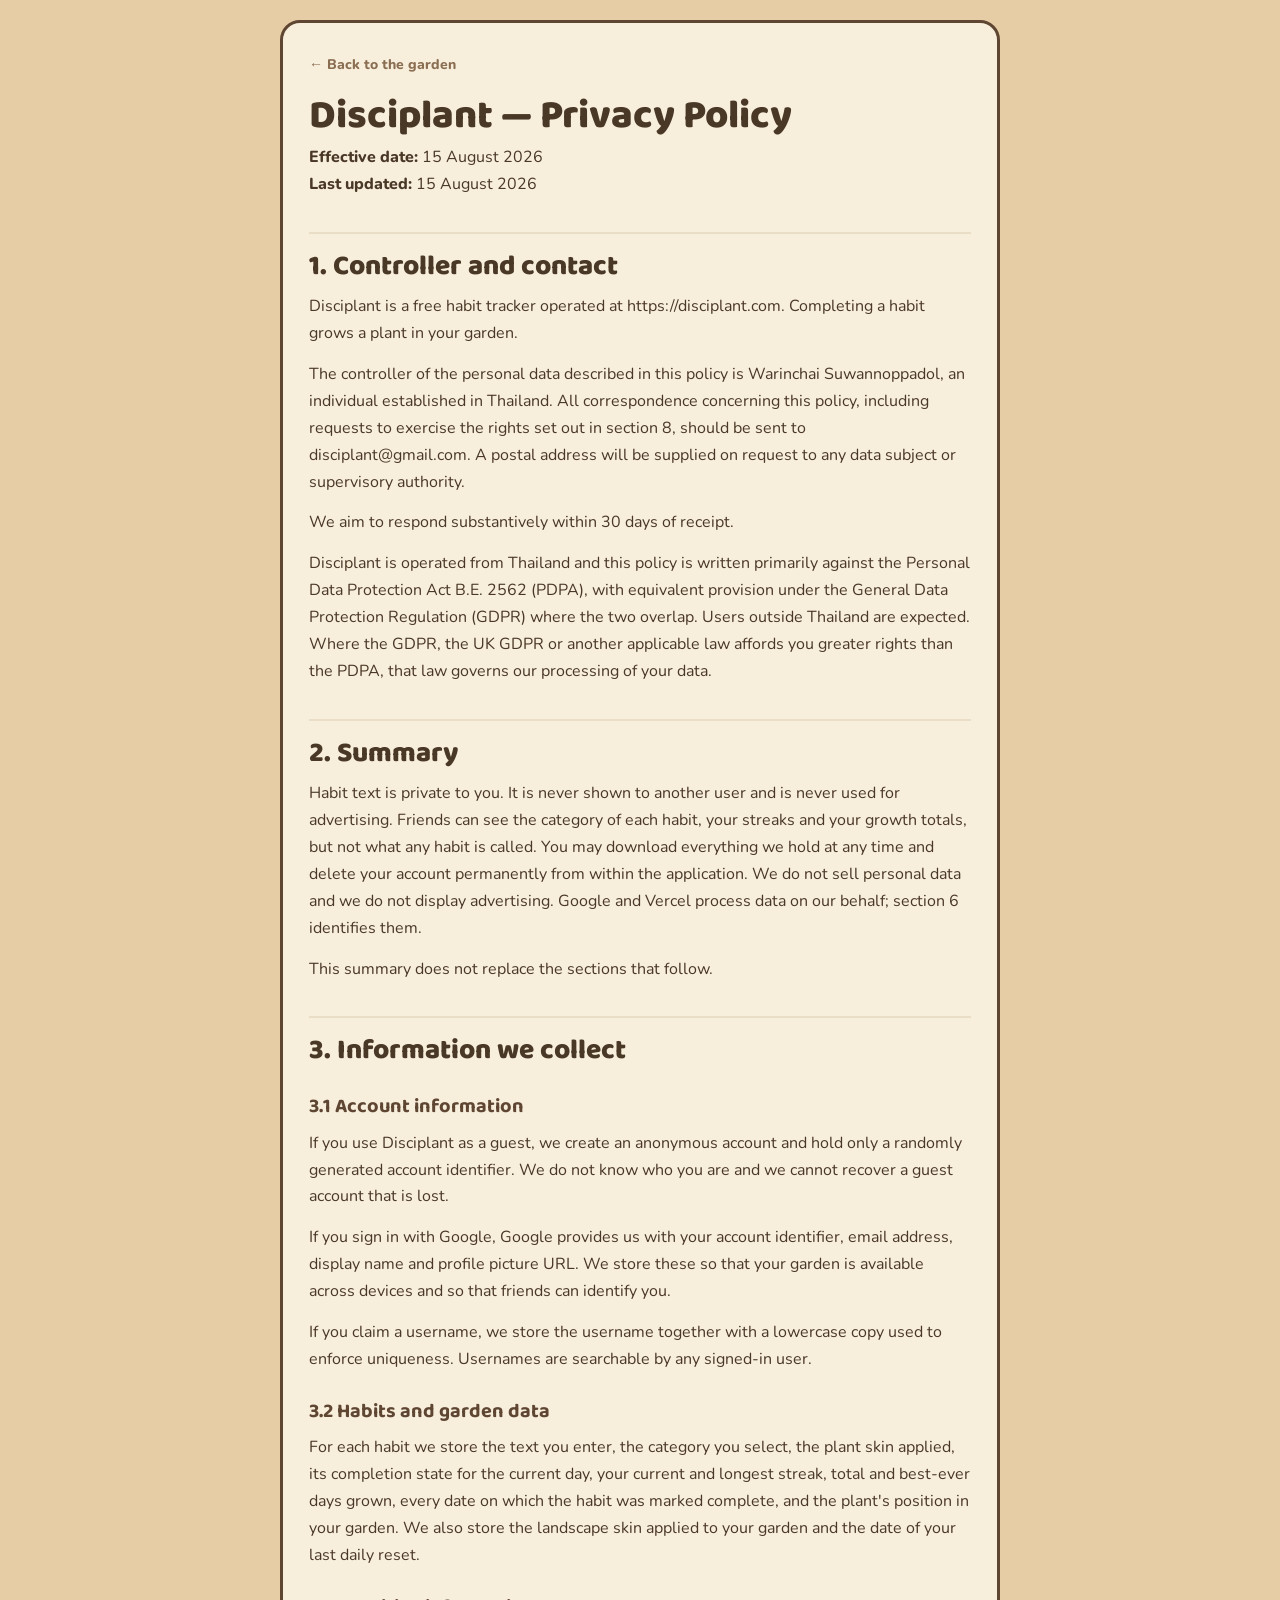
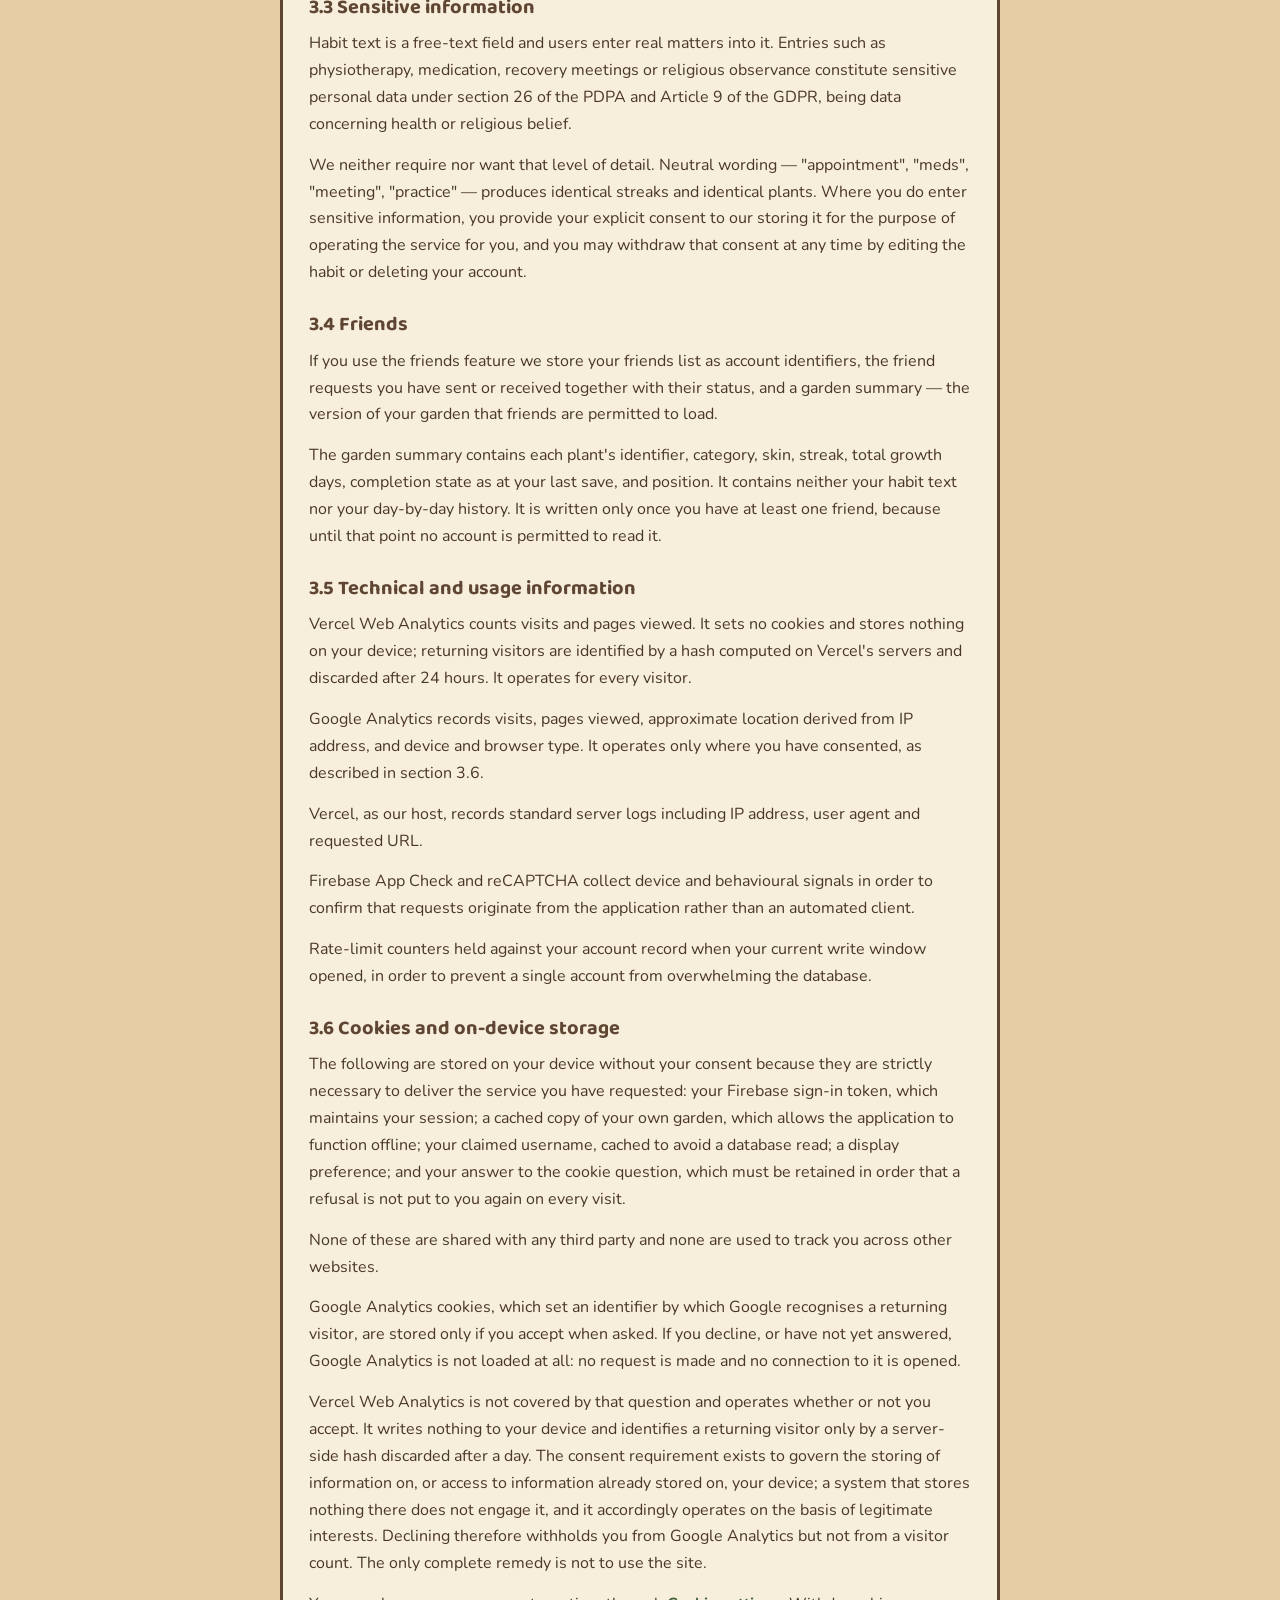
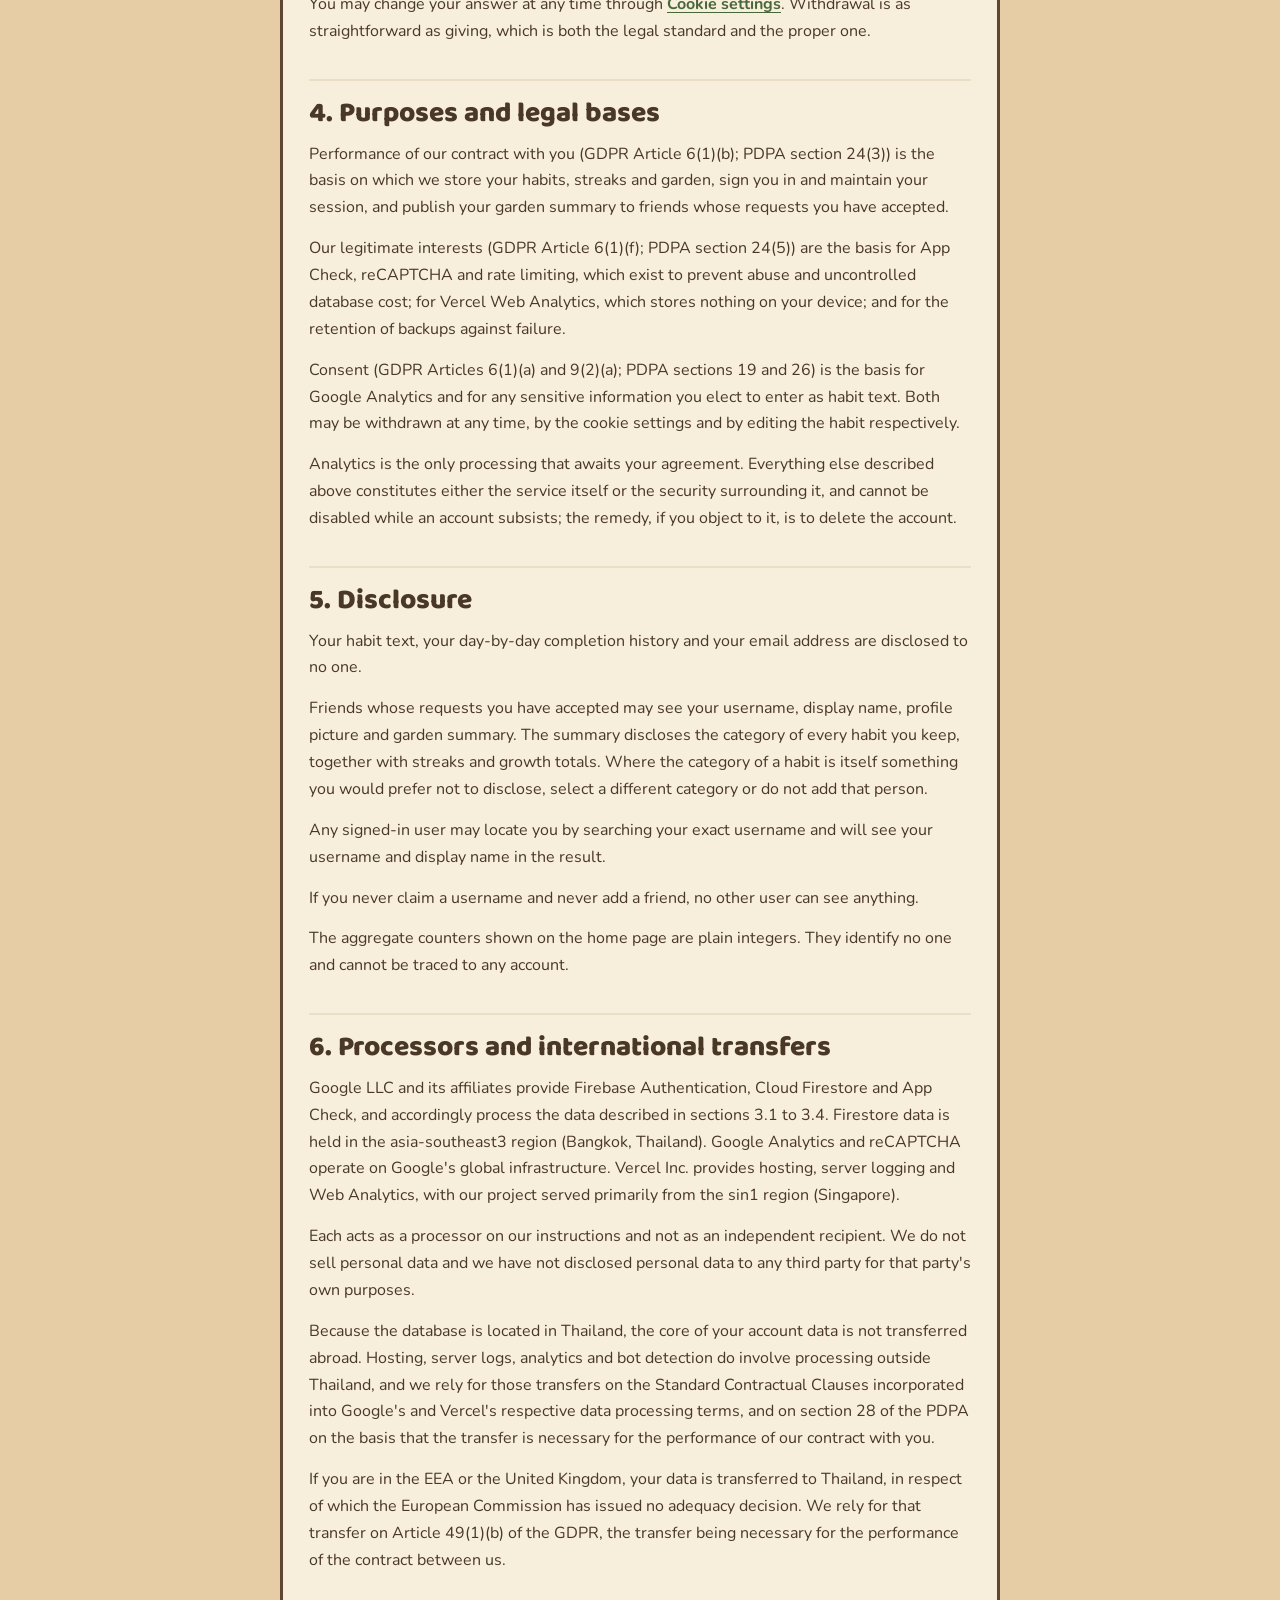
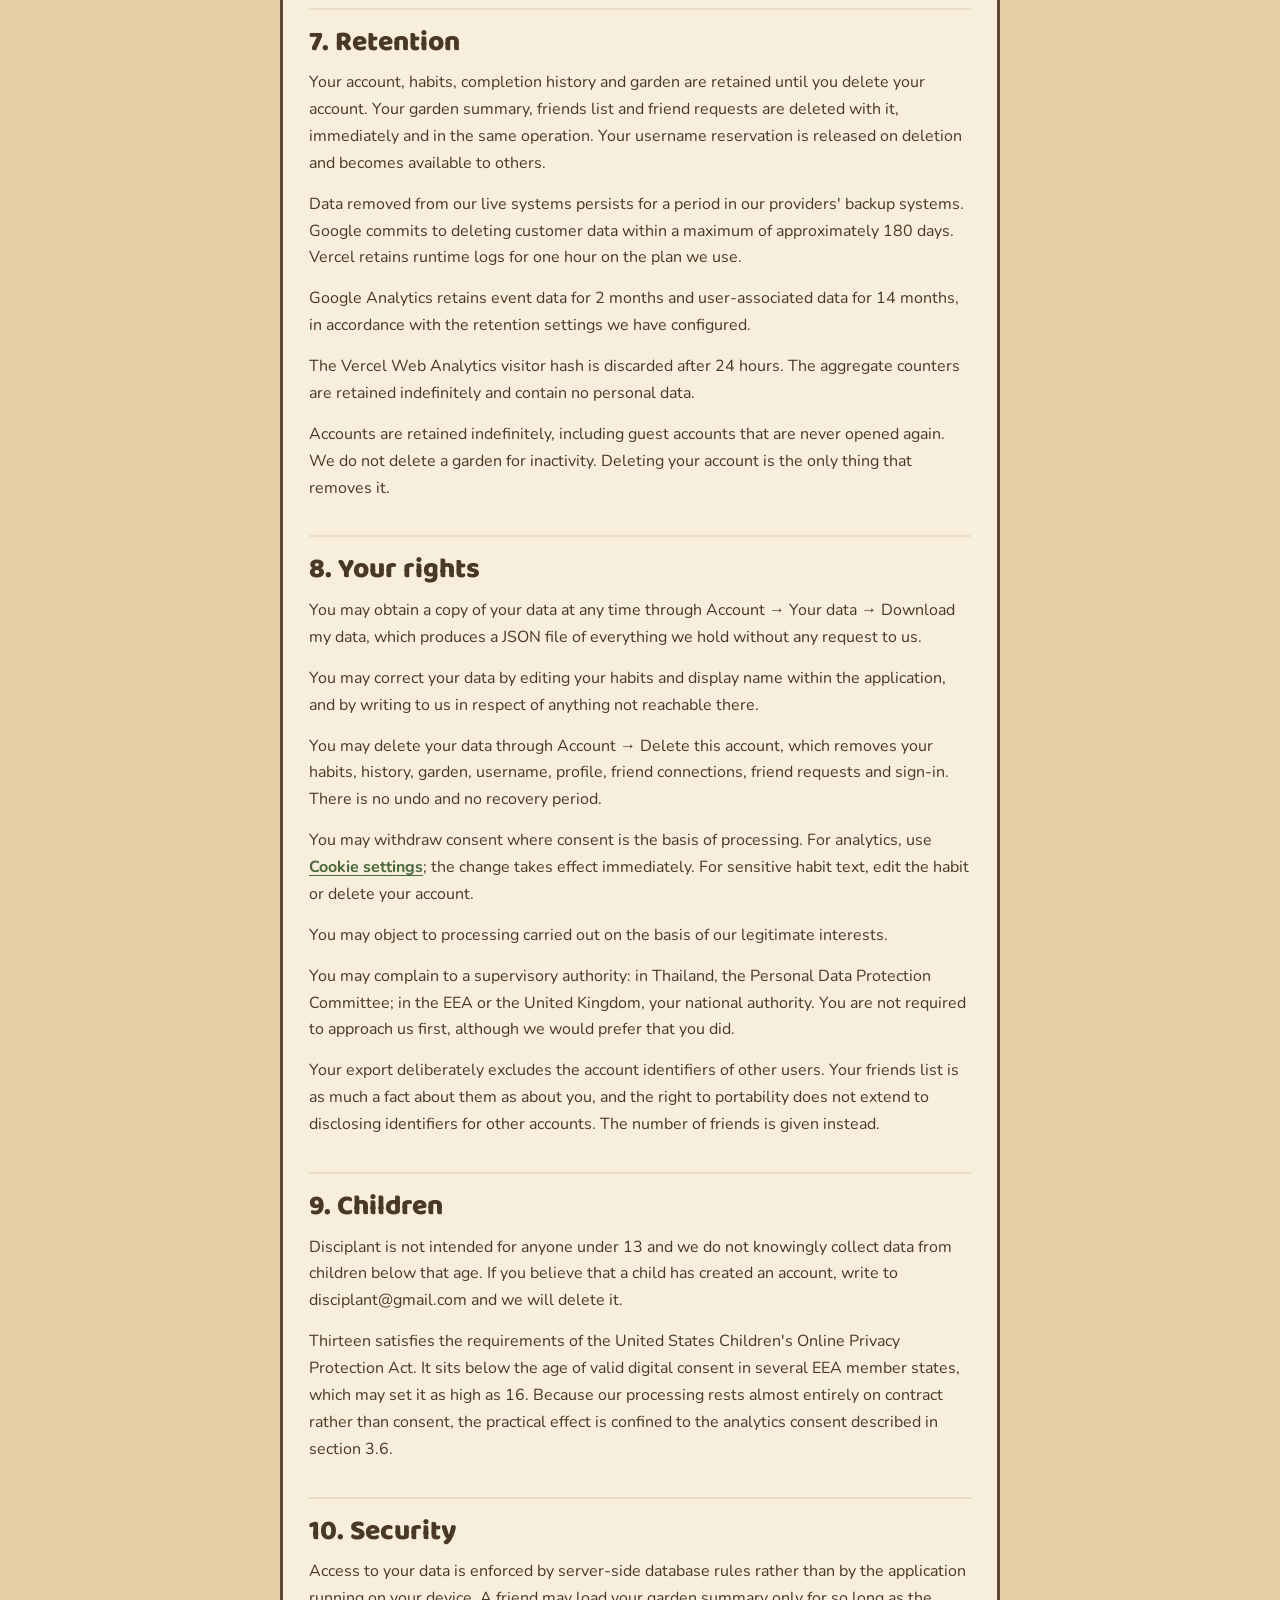
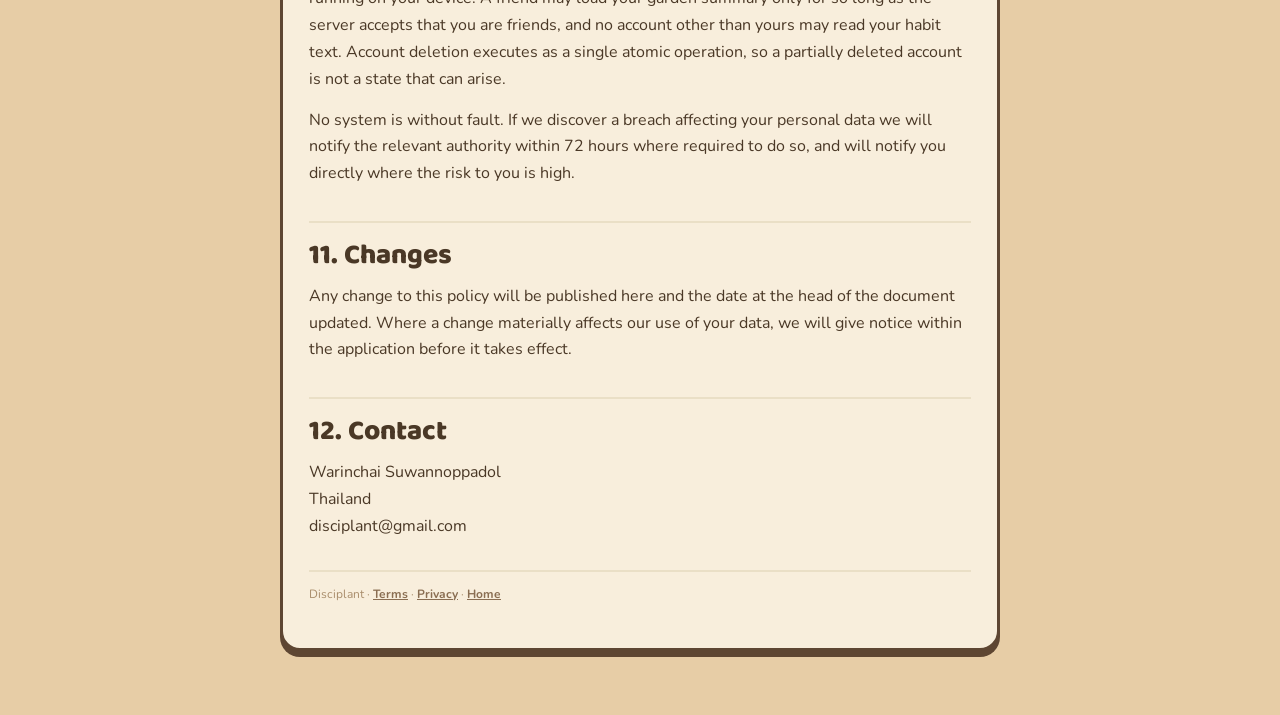
<file: privacy.html>
<!DOCTYPE html>
<html lang="en">
<head>
  <meta charset="UTF-8" />
  <meta name="viewport" content="width=device-width, initial-scale=1.0" />
  <title>Privacy Policy - Disciplant</title>
  <meta name="description" content="How Disciplant handles your data: what is collected, who can see it, and how to get a copy or delete it." />
  <link rel="stylesheet" href="style.css" />
  <link rel="icon" href="/favicon.ico" sizes="32x32" />
  <link rel="icon" href="/icon-192.png" type="image/png" sizes="192x192" />
  <link rel="icon" href="/favicon.svg?v=3" type="image/svg+xml" />
  <link rel="apple-touch-icon" href="/apple-touch-icon.png" />
  <link rel="manifest" href="/site.webmanifest" />
  <link rel="canonical" href="https://disciplant.com/privacy" />
</head>
<body class="legal-page">

  <main class="legal-sheet">
    <a class="legal-back" href="index.html">Back to the garden</a>

    <article class="legal-body">
      <h1>Disciplant — Privacy Policy</h1>
      <p><strong>Effective date:</strong> 15 August 2026<br />
      <strong>Last updated:</strong> 15 August 2026</p>
      <h2>1. Controller and contact</h2>
      <p>Disciplant is a free habit tracker operated at https://disciplant.com. Completing a habit grows a plant in your garden.</p>
      <p>The controller of the personal data described in this policy is Warinchai Suwannoppadol, an individual established in Thailand. All correspondence concerning this policy, including requests to exercise the rights set out in section 8, should be sent to disciplant@gmail.com. A postal address will be supplied on request to any data subject or supervisory authority.</p>
      <p>We aim to respond substantively within 30 days of receipt.</p>
      <p>Disciplant is operated from Thailand and this policy is written primarily against the Personal Data Protection Act B.E. 2562 (PDPA), with equivalent provision under the General Data Protection Regulation (GDPR) where the two overlap. Users outside Thailand are expected. Where the GDPR, the UK GDPR or another applicable law affords you greater rights than the PDPA, that law governs our processing of your data.</p>
      <h2>2. Summary</h2>
      <p>Habit text is private to you. It is never shown to another user and is never used for advertising. Friends can see the category of each habit, your streaks and your growth totals, but not what any habit is called. You may download everything we hold at any time and delete your account permanently from within the application. We do not sell personal data and we do not display advertising. Google and Vercel process data on our behalf; section 6 identifies them.</p>
      <p>This summary does not replace the sections that follow.</p>
      <h2>3. Information we collect</h2>
      <h3>3.1 Account information</h3>
      <p>If you use Disciplant as a guest, we create an anonymous account and hold only a randomly generated account identifier. We do not know who you are and we cannot recover a guest account that is lost.</p>
      <p>If you sign in with Google, Google provides us with your account identifier, email address, display name and profile picture URL. We store these so that your garden is available across devices and so that friends can identify you.</p>
      <p>If you claim a username, we store the username together with a lowercase copy used to enforce uniqueness. Usernames are searchable by any signed-in user.</p>
      <h3>3.2 Habits and garden data</h3>
      <p>For each habit we store the text you enter, the category you select, the plant skin applied, its completion state for the current day, your current and longest streak, total and best-ever days grown, every date on which the habit was marked complete, and the plant's position in your garden. We also store the landscape skin applied to your garden and the date of your last daily reset.</p>
      <h3>3.3 Sensitive information</h3>
      <p>Habit text is a free-text field and users enter real matters into it. Entries such as physiotherapy, medication, recovery meetings or religious observance constitute sensitive personal data under section 26 of the PDPA and Article 9 of the GDPR, being data concerning health or religious belief.</p>
      <p>We neither require nor want that level of detail. Neutral wording — "appointment", "meds", "meeting", "practice" — produces identical streaks and identical plants. Where you do enter sensitive information, you provide your explicit consent to our storing it for the purpose of operating the service for you, and you may withdraw that consent at any time by editing the habit or deleting your account.</p>
      <h3>3.4 Friends</h3>
      <p>If you use the friends feature we store your friends list as account identifiers, the friend requests you have sent or received together with their status, and a garden summary — the version of your garden that friends are permitted to load.</p>
      <p>The garden summary contains each plant's identifier, category, skin, streak, total growth days, completion state as at your last save, and position. It contains neither your habit text nor your day-by-day history. It is written only once you have at least one friend, because until that point no account is permitted to read it.</p>
      <h3>3.5 Technical and usage information</h3>
      <p>Vercel Web Analytics counts visits and pages viewed. It sets no cookies and stores nothing on your device; returning visitors are identified by a hash computed on Vercel's servers and discarded after 24 hours. It operates for every visitor.</p>
      <p>Google Analytics records visits, pages viewed, approximate location derived from IP address, and device and browser type. It operates only where you have consented, as described in section 3.6.</p>
      <p>Vercel, as our host, records standard server logs including IP address, user agent and requested URL.</p>
      <p>Firebase App Check and reCAPTCHA collect device and behavioural signals in order to confirm that requests originate from the application rather than an automated client.</p>
      <p>Rate-limit counters held against your account record when your current write window opened, in order to prevent a single account from overwhelming the database.</p>
      <h3>3.6 Cookies and on-device storage</h3>
      <p>The following are stored on your device without your consent because they are strictly necessary to deliver the service you have requested: your Firebase sign-in token, which maintains your session; a cached copy of your own garden, which allows the application to function offline; your claimed username, cached to avoid a database read; a display preference; and your answer to the cookie question, which must be retained in order that a refusal is not put to you again on every visit.</p>
      <p>None of these are shared with any third party and none are used to track you across other websites.</p>
      <p>Google Analytics cookies, which set an identifier by which Google recognises a returning visitor, are stored only if you accept when asked. If you decline, or have not yet answered, Google Analytics is not loaded at all: no request is made and no connection to it is opened.</p>
      <p>Vercel Web Analytics is not covered by that question and operates whether or not you accept. It writes nothing to your device and identifies a returning visitor only by a server-side hash discarded after a day. The consent requirement exists to govern the storing of information on, or access to information already stored on, your device; a system that stores nothing there does not engage it, and it accordingly operates on the basis of legitimate interests. Declining therefore withholds you from Google Analytics but not from a visitor count. The only complete remedy is not to use the site.</p>
      <p>You may change your answer at any time through <a href="/#cookies">Cookie settings</a>. Withdrawal is as straightforward as giving, which is both the legal standard and the proper one.</p>
      <h2>4. Purposes and legal bases</h2>
      <p>Performance of our contract with you (GDPR Article 6(1)(b); PDPA section 24(3)) is the basis on which we store your habits, streaks and garden, sign you in and maintain your session, and publish your garden summary to friends whose requests you have accepted.</p>
      <p>Our legitimate interests (GDPR Article 6(1)(f); PDPA section 24(5)) are the basis for App Check, reCAPTCHA and rate limiting, which exist to prevent abuse and uncontrolled database cost; for Vercel Web Analytics, which stores nothing on your device; and for the retention of backups against failure.</p>
      <p>Consent (GDPR Articles 6(1)(a) and 9(2)(a); PDPA sections 19 and 26) is the basis for Google Analytics and for any sensitive information you elect to enter as habit text. Both may be withdrawn at any time, by the cookie settings and by editing the habit respectively.</p>
      <p>Analytics is the only processing that awaits your agreement. Everything else described above constitutes either the service itself or the security surrounding it, and cannot be disabled while an account subsists; the remedy, if you object to it, is to delete the account.</p>
      <h2>5. Disclosure</h2>
      <p>Your habit text, your day-by-day completion history and your email address are disclosed to no one.</p>
      <p>Friends whose requests you have accepted may see your username, display name, profile picture and garden summary. The summary discloses the category of every habit you keep, together with streaks and growth totals. Where the category of a habit is itself something you would prefer not to disclose, select a different category or do not add that person.</p>
      <p>Any signed-in user may locate you by searching your exact username and will see your username and display name in the result.</p>
      <p>If you never claim a username and never add a friend, no other user can see anything.</p>
      <p>The aggregate counters shown on the home page are plain integers. They identify no one and cannot be traced to any account.</p>
      <h2>6. Processors and international transfers</h2>
      <p>Google LLC and its affiliates provide Firebase Authentication, Cloud Firestore and App Check, and accordingly process the data described in sections 3.1 to 3.4. Firestore data is held in the asia-southeast3 region (Bangkok, Thailand). Google Analytics and reCAPTCHA operate on Google's global infrastructure. Vercel Inc. provides hosting, server logging and Web Analytics, with our project served primarily from the sin1 region (Singapore).</p>
      <p>Each acts as a processor on our instructions and not as an independent recipient. We do not sell personal data and we have not disclosed personal data to any third party for that party's own purposes.</p>
      <p>Because the database is located in Thailand, the core of your account data is not transferred abroad. Hosting, server logs, analytics and bot detection do involve processing outside Thailand, and we rely for those transfers on the Standard Contractual Clauses incorporated into Google's and Vercel's respective data processing terms, and on section 28 of the PDPA on the basis that the transfer is necessary for the performance of our contract with you.</p>
      <p>If you are in the EEA or the United Kingdom, your data is transferred to Thailand, in respect of which the European Commission has issued no adequacy decision. We rely for that transfer on Article 49(1)(b) of the GDPR, the transfer being necessary for the performance of the contract between us.</p>
      <h2>7. Retention</h2>
      <p>Your account, habits, completion history and garden are retained until you delete your account. Your garden summary, friends list and friend requests are deleted with it, immediately and in the same operation. Your username reservation is released on deletion and becomes available to others.</p>
      <p>Data removed from our live systems persists for a period in our providers' backup systems. Google commits to deleting customer data within a maximum of approximately 180 days. Vercel retains runtime logs for one hour on the plan we use.</p>
      <p>Google Analytics retains event data for 2 months and user-associated data for 14 months, in accordance with the retention settings we have configured.</p>
      <p>The Vercel Web Analytics visitor hash is discarded after 24 hours. The aggregate counters are retained indefinitely and contain no personal data.</p>
      <p>Accounts are retained indefinitely, including guest accounts that are never opened again. We do not delete a garden for inactivity. Deleting your account is the only thing that removes it.</p>
      <h2>8. Your rights</h2>
      <p>You may obtain a copy of your data at any time through Account → Your data → Download my data, which produces a JSON file of everything we hold without any request to us.</p>
      <p>You may correct your data by editing your habits and display name within the application, and by writing to us in respect of anything not reachable there.</p>
      <p>You may delete your data through Account → Delete this account, which removes your habits, history, garden, username, profile, friend connections, friend requests and sign-in. There is no undo and no recovery period.</p>
      <p>You may withdraw consent where consent is the basis of processing. For analytics, use <a href="/#cookies">Cookie settings</a>; the change takes effect immediately. For sensitive habit text, edit the habit or delete your account.</p>
      <p>You may object to processing carried out on the basis of our legitimate interests.</p>
      <p>You may complain to a supervisory authority: in Thailand, the Personal Data Protection Committee; in the EEA or the United Kingdom, your national authority. You are not required to approach us first, although we would prefer that you did.</p>
      <p>Your export deliberately excludes the account identifiers of other users. Your friends list is as much a fact about them as about you, and the right to portability does not extend to disclosing identifiers for other accounts. The number of friends is given instead.</p>
      <h2>9. Children</h2>
      <p>Disciplant is not intended for anyone under 13 and we do not knowingly collect data from children below that age. If you believe that a child has created an account, write to disciplant@gmail.com and we will delete it.</p>
      <p>Thirteen satisfies the requirements of the United States Children's Online Privacy Protection Act. It sits below the age of valid digital consent in several EEA member states, which may set it as high as 16. Because our processing rests almost entirely on contract rather than consent, the practical effect is confined to the analytics consent described in section 3.6.</p>
      <h2>10. Security</h2>
      <p>Access to your data is enforced by server-side database rules rather than by the application running on your device. A friend may load your garden summary only for so long as the server accepts that you are friends, and no account other than yours may read your habit text. Account deletion executes as a single atomic operation, so a partially deleted account is not a state that can arise.</p>
      <p>No system is without fault. If we discover a breach affecting your personal data we will notify the relevant authority within 72 hours where required to do so, and will notify you directly where the risk to you is high.</p>
      <h2>11. Changes</h2>
      <p>Any change to this policy will be published here and the date at the head of the document updated. Where a change materially affects our use of your data, we will give notice within the application before it takes effect.</p>
      <h2>12. Contact</h2>
      <p>Warinchai Suwannoppadol<br />
      Thailand<br />
      disciplant@gmail.com</p>
    </article>

    <p class="legal-updated">
      Disciplant &middot; <a href="terms.html">Terms</a> &middot;
      <a href="privacy.html">Privacy</a> &middot; <a href="index.html">Home</a>
    </p>
  </main>

</body>
</html>
</file>
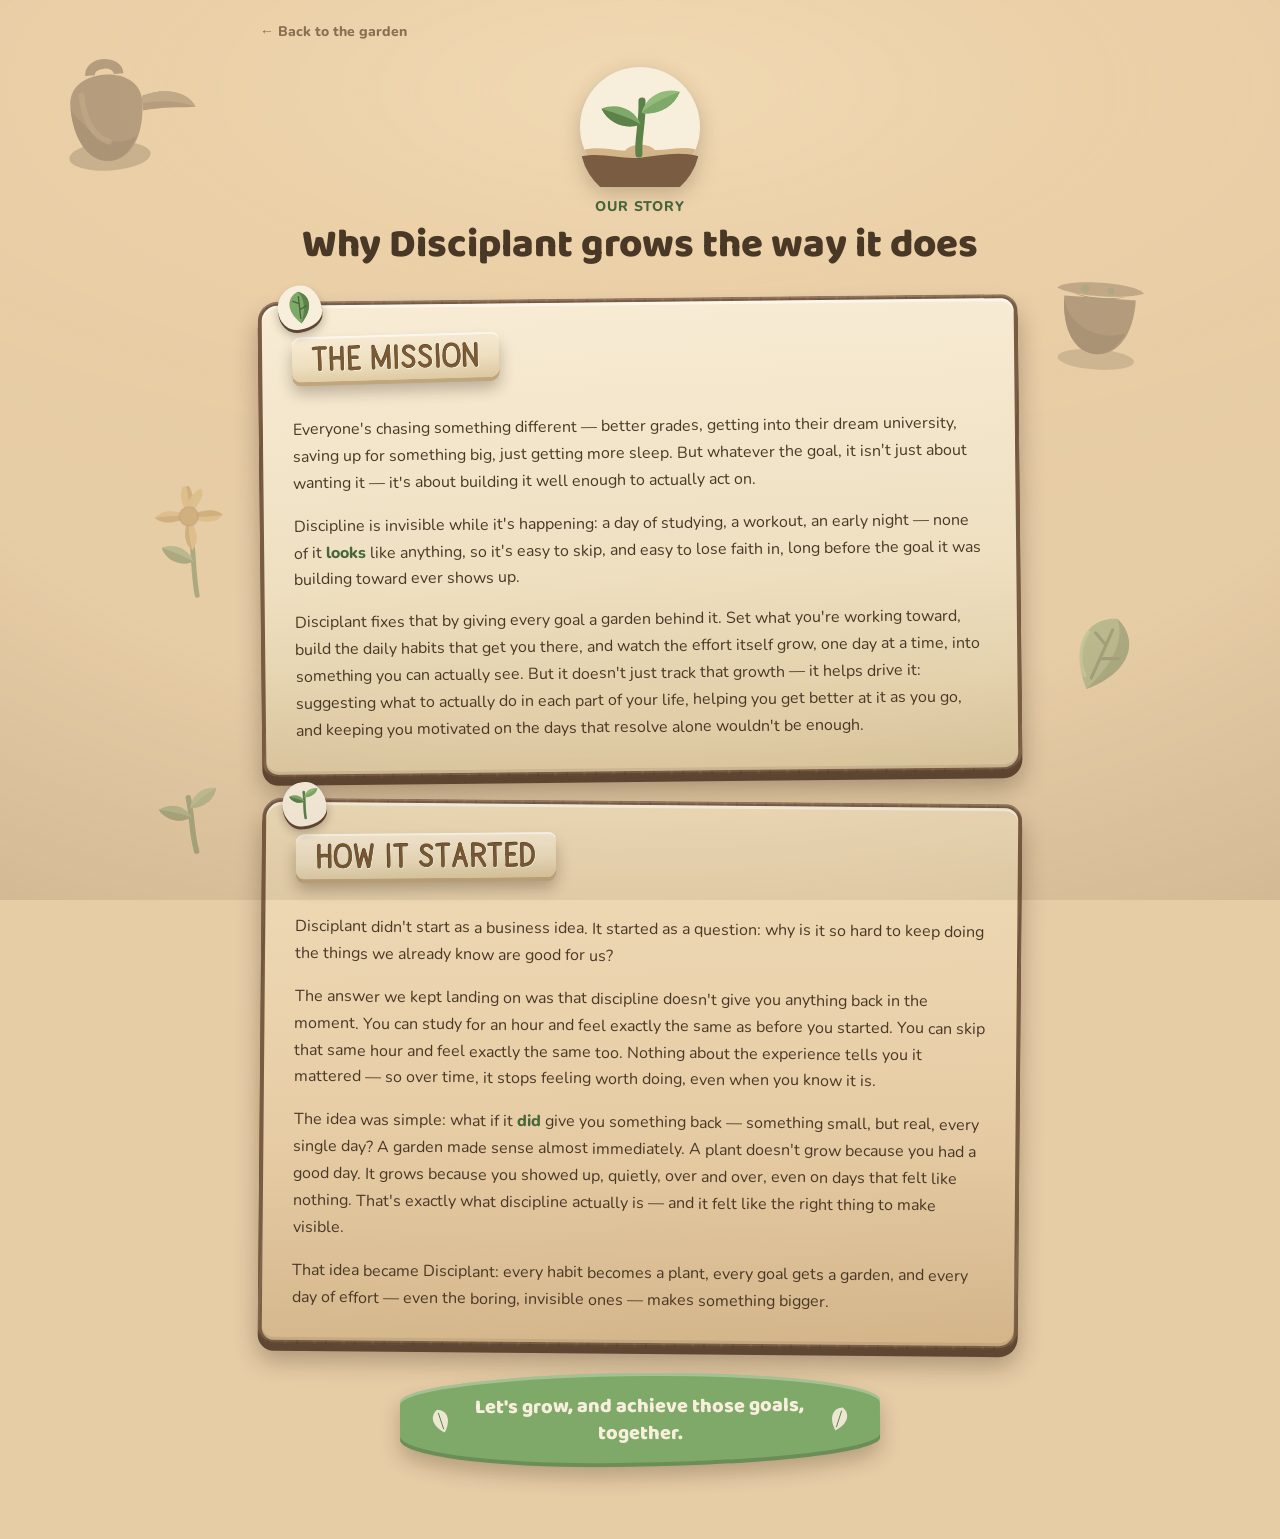
<file: story.html>
<!DOCTYPE html>
<html lang="en">
<head>
  <meta charset="UTF-8" />
  <meta name="viewport" content="width=device-width, initial-scale=1.0" />
  <title>Our Story - Disciplant</title>
  <meta name="description" content="Why Disciplant exists, how it started, who's behind it, and where it's headed." />

  <!-- DRAFT PAGE. Not linked from index.html nav, not in sitemap.xml,
       noindex below on purpose. Remove the noindex tag (and add real
       nav links + sitemap entry) only once this is actually ready to
       ship - see impact-planner.md for open items (names/roles still
       needed, origin-story tone not finalized). -->
  <meta name="robots" content="noindex, nofollow" />

  <link rel="stylesheet" href="style.css" />
  <link rel="stylesheet" href="story.css" />

  <link rel="icon" href="/favicon.ico" sizes="32x32" />
  <link rel="icon" href="/icon-192.png" type="image/png" sizes="192x192" />
  <link rel="icon" href="/favicon.svg?v=3" type="image/svg+xml" />
  <link rel="apple-touch-icon" href="/apple-touch-icon.png" />
  <link rel="manifest" href="/site.webmanifest" />
</head>
<body class="story-page">

  <!-- Depth layer, matching the home page's bench-light / bench-props
       / bench-vignette stack (style.css:1483+) so this page reads as
       a lit space rather than a flat color. Fixed to the viewport,
       same as the home page's version, so it stays put while the
       cards scroll past it. z-index order: light (0) < content (2)
       < back props (1, behind content but above light) < vignette
       (5, on top of everything, unclickable). -->
  <div class="story-light" aria-hidden="true"></div>
  <div class="story-props" aria-hidden="true">

    <!-- Watering can: body, base-shadow, spout, handle, then a lit
         highlight stripe and a rim ellipse - the same "base + shadow
         + highlight" layering as the home page's can prop, not a
         flat silhouette. -->
    <svg class="story-prop story-prop-can" viewBox="0 0 64 56">
      <ellipse cx="24" cy="42" rx="17" ry="6" fill="var(--bark-deep)" opacity="0.5"/>
      <path d="M9 20 C9 34 15 44 24 44 C33 44 39 34 39 20 C39 12 32 8 24 8 C16 8 9 12 9 20 Z" fill="var(--bark)"/>
      <path d="M9 20 C9 34 15 44 24 44 C29 44 33 40 36 34 C30 38 20 37 14 28 C11 25 9 22 9 20 Z" fill="var(--bark-deep)"/>
      <path d="M39 18 C48 15 58 17 61 24 C56 24 47 23 39 24 Z" fill="var(--bark)"/>
      <path d="M39 18 C48 15 58 17 61 24 C55 21 46 20 39 21 Z" fill="var(--bark-light)"/>
      <path d="M18 8 C18 2 30 2 30 8" stroke="var(--bark)" stroke-width="4" fill="none"/>
      <path d="M14 16 C14 26 18 34 24 36" stroke="var(--bark-light)" stroke-width="2.4" stroke-linecap="round" fill="none" opacity="0.7"/>
    </svg>

    <!-- Pot with soil: body, base-shadow, rim highlight, soil mound
         with two dirt-clod flecks. -->
    <svg class="story-prop story-prop-pot" viewBox="0 0 40 46">
      <ellipse cx="20" cy="42" rx="15" ry="4" fill="var(--bark-deep)" opacity="0.4"/>
      <path d="M6 18 C6 32 12 40 20 40 C28 40 34 32 34 18 Z" fill="var(--bark)"/>
      <path d="M6 18 C6 32 12 40 20 40 C24 40 28 37 31 31 C24 34 13 32 8 24 C7 22 6 20 6 18 Z" fill="var(--bark-deep)"/>
      <path d="M3 15 C9 18 31 18 37 15 C33 11 7 11 3 15 Z" fill="var(--bark-light)"/>
      <path d="M9 16.5 C15 18.4 25 18.4 31 16.5 C25 19 15 19 9 16.5 Z" fill="var(--leaf-dark)"/>
      <circle cx="14" cy="14.5" r="1.6" fill="var(--leaf-deep)"/>
      <circle cx="24" cy="15" r="1.3" fill="var(--leaf-deep)"/>
    </svg>

    <!-- Flower: five layered petals (base + shaded half each) around
         a two-tone center, on a short stem with one leaf. -->
    <svg class="story-prop story-prop-flower" viewBox="0 0 44 60">
      <path d="M22 58 C21 44 23 34 22 22" stroke="var(--leaf-deep)" stroke-width="2.6" stroke-linecap="round" fill="none"/>
      <path d="M22 40 C16 42 8 39 6 31 C13 29 20 33 22 40 Z" fill="var(--leaf)"/>
      <path d="M22 40 C16 42 8 39 6 31 C12 34 18 37 22 40 Z" fill="var(--leaf-deep)"/>
      <g transform="translate(22 16)">
        <path d="M0 0 C4 -8 4 -14 0 -18 C-4 -14 -4 -8 0 0 Z" fill="var(--sun)"/>
        <path d="M0 0 C4 -8 4 -14 0 -18 C1 -12 1 -6 0 0 Z" fill="var(--sun-deep)"/>
        <path d="M0 0 C8 -3 14 -3 18 1 C14 5 8 5 0 0 Z" fill="var(--sun)"/>
        <path d="M0 0 C8 -3 14 -3 18 1 C12 1.5 6 1 0 0 Z" fill="var(--sun-deep)"/>
        <path d="M0 0 C-4 8 -4 14 0 18 C4 14 4 8 0 0 Z" fill="var(--sun)"/>
        <path d="M0 0 C-4 8 -4 14 0 18 C-1 12 -1 6 0 0 Z" fill="var(--sun-deep)"/>
        <path d="M0 0 C-8 3 -14 3 -18 -1 C-14 -5 -8 -5 0 0 Z" fill="var(--sun)"/>
        <path d="M0 0 C-8 3 -14 3 -18 -1 C-12 -1.5 -6 -1 0 0 Z" fill="var(--sun-deep)"/>
        <path d="M0 0 C6 -6 10 -10 8 -14 C2 -12 -2 -6 0 0 Z" fill="var(--sun)" opacity="0.9"/>
        <circle r="5" fill="var(--sun-deep)"/>
        <circle r="5" fill="none" stroke="var(--bloom-deep)" stroke-width="1" opacity="0.4"/>
      </g>
    </svg>

    <!-- Single leaf: base + shadow half + a highlight streak + vein,
         the same construction as the mission-card badge but bigger. -->
    <svg class="story-prop story-prop-leaf" viewBox="0 0 40 40">
      <path d="M20 4 C31 8 35 21 20 36 C5 21 9 8 20 4 Z" fill="var(--leaf)"/>
      <path d="M20 4 C31 8 35 21 20 36 C25 24 27 12 20 4 Z" fill="var(--leaf-deep)"/>
      <path d="M11 14 C10 20 12 27 17 31" stroke="#B7D9A1" stroke-width="1.6" stroke-linecap="round" fill="none" opacity="0.6"/>
      <path d="M20 9 L20 31 M20 16 L14 13 M20 22 L27 19" stroke="var(--leaf-dark)" stroke-width="1.3" stroke-linecap="round" fill="none"/>
    </svg>

    <!-- Sprout: reused from the mission card badge set, unchanged. -->
    <svg class="story-prop story-prop-sprout" viewBox="0 0 40 40">
      <path d="M20 34 C19 24 21 17 20.5 8" stroke="var(--leaf-deep)" stroke-width="2.6" stroke-linecap="round" fill="none"/>
      <path d="M20.3 17.5 C15.5 19.4 8.5 17.8 5.5 11.2 C11.8 8.8 18.4 11.2 20.3 17.5 Z" fill="var(--leaf)"/>
      <path d="M20.3 17.5 C15.5 19.4 8.5 17.8 5.5 11.2 C11.4 13.3 16.9 15.1 20.3 17.5 Z" fill="var(--leaf-deep)"/>
      <path d="M20.6 13 C25.4 14.4 32.6 11.8 34.5 5.6 C28.4 3.7 22.2 7 20.6 13 Z" fill="#93BC7A"/>
      <path d="M20.6 13 C25.4 14.4 32.6 11.8 34.5 5.6 C29 8 24 10.6 20.6 13 Z" fill="var(--leaf)"/>
    </svg>
  </div>
  <div class="story-vignette" aria-hidden="true"></div>

  <main class="story-wrap">
    <a class="legal-back story-back" href="index.html">Back to the garden</a>

    <header class="story-hero">
      <!-- Hero sprout - the same mark as favicon.svg (sprout in a clay
           pot on the cream disc), redrawn bigger here rather than
           <img>-scaled so the stroke stays crisp and the colors can
           reuse style.css's tokens directly instead of favicon.svg's
           own hardcoded hex values. -->
      <div class="story-hero-mark" aria-hidden="true">
        <svg viewBox="0 0 64 64" width="120" height="120">
          <circle cx="32" cy="32" r="32" fill="var(--linen)" />
          <path d="M2.34 44 C11 42.2 17.5 44.4 24 44.6 C27.4 40.6 36.4 40.4 40 44.3 C47 44.6 54 42 61.66 44 A32 32 0 0 1 2.34 44 Z" fill="var(--clay-edge)" />
          <path d="M0.9 47.6 C12 45.4 22 49.4 32 48.4 C42 47.4 52.5 44.6 63.1 47.6 A32 32 0 0 1 0.9 47.6 Z" fill="var(--bark)" />
          <g transform="translate(32 47) scale(1.18) translate(-32 -47)">
            <path d="M31.5 46.5 C31 39 33.2 33 32.9 22.6" stroke="var(--leaf-deep)" stroke-width="3.2" stroke-linecap="round" fill="none" />
            <path d="M32.3 33.2 C27 35.4 18.2 33.6 14.6 26 C21.8 23.2 29.5 26 32.3 33.2 Z" fill="var(--leaf)" />
            <path d="M32.3 33.2 C27 35.4 18.2 33.6 14.6 26 C22 28.4 28.6 30.4 32.3 33.2 Z" fill="var(--leaf-deep)" />
            <path d="M32.7 27.8 C38.2 29.4 47 26.2 50 18.4 C42.6 16.2 34.9 20.2 32.7 27.8 Z" fill="#93BC7A" />
            <path d="M32.7 27.8 C38.2 29.4 47 26.2 50 18.4 C42.7 21.2 36.2 24.4 32.7 27.8 Z" fill="var(--leaf)" />
          </g>
        </svg>
      </div>
      <p class="story-kicker">Our Story</p>
      <h1 class="story-title">Why Disciplant grows the way it does</h1>
    </header>

    <!-- Mission card -->
    <section class="story-card story-card--mission" style="--tilt: -0.6deg;">
      <span class="story-card-badge story-card-badge--leaf" aria-hidden="true">
        <svg viewBox="0 0 40 40" width="40" height="40">
          <path d="M20 4 C31 8 35 21 20 36 C5 21 9 8 20 4 Z" fill="var(--leaf)" />
          <path d="M20 4 C31 8 35 21 20 36 C25 24 27 12 20 4 Z" fill="var(--leaf-deep)" />
          <path d="M20 9 L20 31 M20 16 L14 13 M20 22 L27 19" stroke="var(--leaf-dark)" stroke-width="1.4" stroke-linecap="round" fill="none" />
        </svg>
      </span>
      <h2 class="story-carved">
        <span class="sr-only">The mission</span>
        <span class="story-carved-cut" id="storyCutMission" role="img" aria-hidden="true"></span>
      </h2>
      <p>Everyone's chasing something different — better grades, getting into their dream university, saving up for something big, just getting more sleep. But whatever the goal, it isn't just about wanting it — it's about building it well enough to actually act on.</p>
      <p>Discipline is invisible while it's happening: a day of studying, a workout, an early night — none of it <em>looks</em> like anything, so it's easy to skip, and easy to lose faith in, long before the goal it was building toward ever shows up.</p>
      <p>Disciplant fixes that by giving every goal a garden behind it. Set what you're working toward, build the daily habits that get you there, and watch the effort itself grow, one day at a time, into something you can actually see. But it doesn't just track that growth — it helps drive it: suggesting what to actually do in each part of your life, helping you get better at it as you go, and keeping you motivated on the days that resolve alone wouldn't be enough.</p>
    </section>

    <!-- Origin card -->
    <section class="story-card story-card--origin" style="--tilt: 0.5deg;">
      <span class="story-card-badge story-card-badge--sprout" aria-hidden="true">
        <svg viewBox="0 0 40 40" width="40" height="40">
          <path d="M20 34 C19 24 21 17 20.5 8" stroke="var(--leaf-deep)" stroke-width="2.6" stroke-linecap="round" fill="none" />
          <path d="M20.3 17.5 C15.5 19.4 8.5 17.8 5.5 11.2 C11.8 8.8 18.4 11.2 20.3 17.5 Z" fill="var(--leaf)" />
          <path d="M20.3 17.5 C15.5 19.4 8.5 17.8 5.5 11.2 C11.4 13.3 16.9 15.1 20.3 17.5 Z" fill="var(--leaf-deep)" />
          <path d="M20.6 13 C25.4 14.4 32.6 11.8 34.5 5.6 C28.4 3.7 22.2 7 20.6 13 Z" fill="#93BC7A" />
          <path d="M20.6 13 C25.4 14.4 32.6 11.8 34.5 5.6 C29 8 24 10.6 20.6 13 Z" fill="var(--leaf)" />
        </svg>
      </span>
      <h2 class="story-carved">
        <span class="sr-only">How it started</span>
        <span class="story-carved-cut" id="storyCutOrigin" role="img" aria-hidden="true"></span>
      </h2>
      <p>Disciplant didn't start as a business idea. It started as a question: why is it so hard to keep doing the things we already know are good for us?</p>
      <p>The answer we kept landing on was that discipline doesn't give you anything back in the moment. You can study for an hour and feel exactly the same as before you started. You can skip that same hour and feel exactly the same too. Nothing about the experience tells you it mattered — so over time, it stops feeling worth doing, even when you know it is.</p>
      <p>The idea was simple: what if it <em>did</em> give you something back — something small, but real, every single day? A garden made sense almost immediately. A plant doesn't grow because you had a good day. It grows because you showed up, quietly, over and over, even on days that felt like nothing. That's exactly what discipline actually is — and it felt like the right thing to make visible.</p>
      <p>That idea became Disciplant: every habit becomes a plant, every goal gets a garden, and every day of effort — even the boring, invisible ones — makes something bigger.</p>
    </section>

    <!-- Closer -->
    <section class="story-closer" style="--tilt: -0.3deg;">
      <svg class="story-closer-leaf story-closer-leaf--left" viewBox="0 0 40 40" width="30" height="30" aria-hidden="true">
        <path d="M20 4 C31 8 35 21 20 36 C5 21 9 8 20 4 Z" fill="var(--linen)" opacity="0.9" />
        <path d="M20 9 L20 31" stroke="var(--leaf-deep)" stroke-width="1.2" stroke-linecap="round" />
      </svg>
      <p>Let's grow, and achieve those goals, together.</p>
      <svg class="story-closer-leaf story-closer-leaf--right" viewBox="0 0 40 40" width="30" height="30" aria-hidden="true">
        <path d="M20 4 C31 8 35 21 20 36 C5 21 9 8 20 4 Z" fill="var(--linen)" opacity="0.9" />
        <path d="M20 9 L20 31" stroke="var(--leaf-deep)" stroke-width="1.2" stroke-linecap="round" />
      </svg>
    </section>

  </main>

  <!-- Carves the three section headings into wood, the same
       technique the home page wordmark/tagline use - see
       story-carve.js. DRAFT/local like the rest of this page. -->
  <script src="story-carve.js"></script>
</body>
</html>
</file>
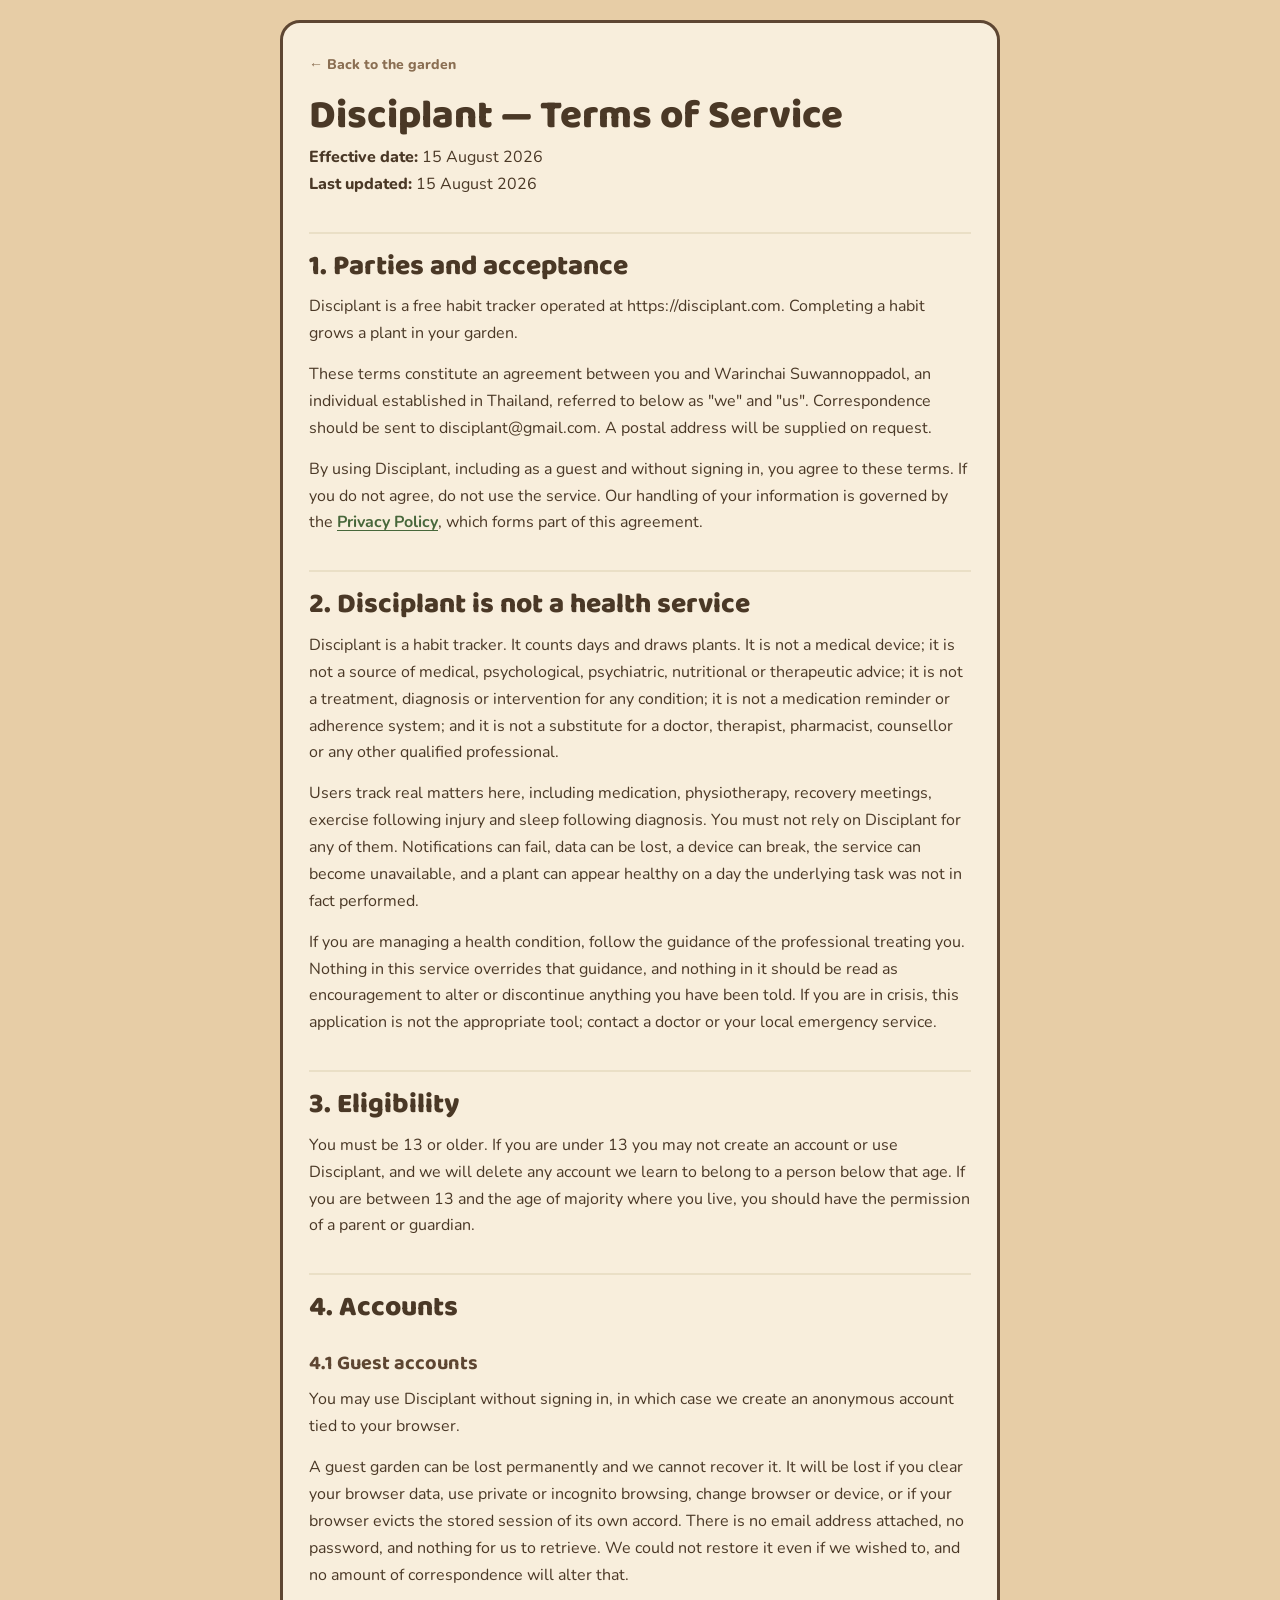
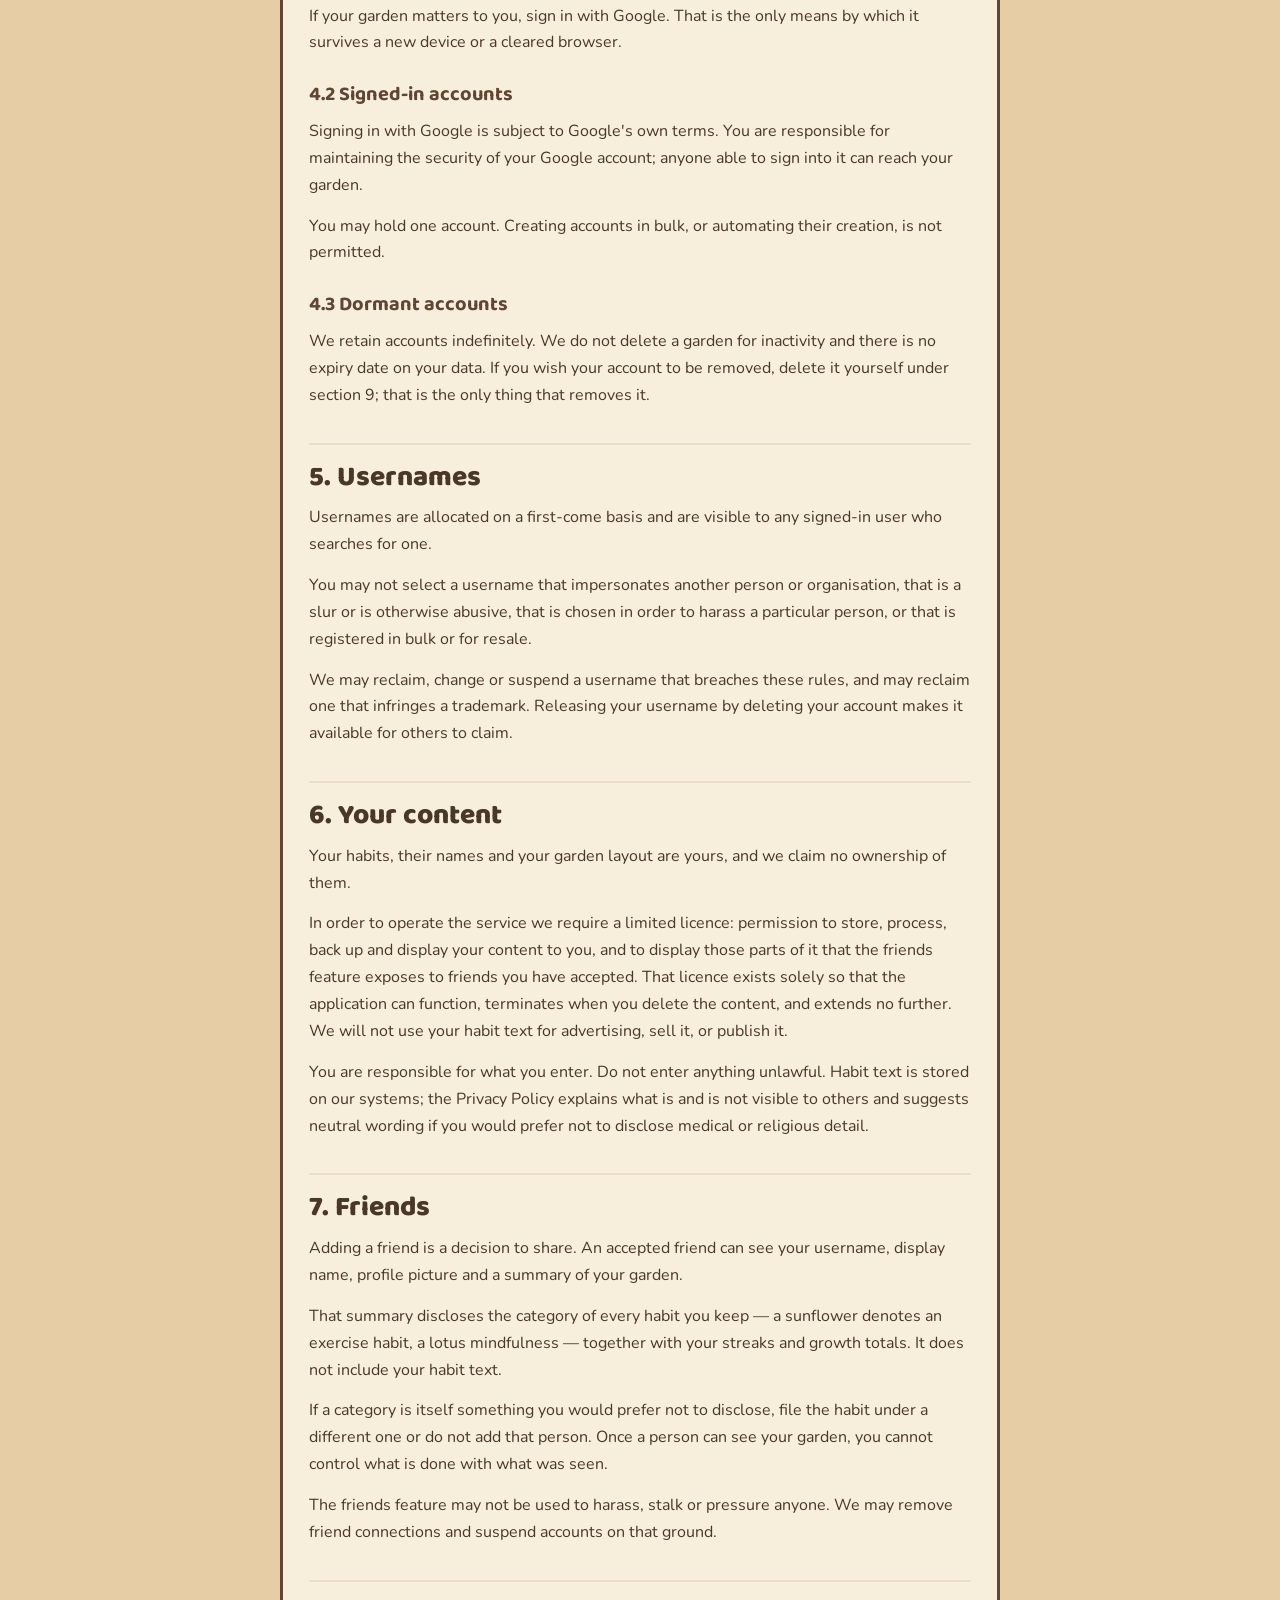
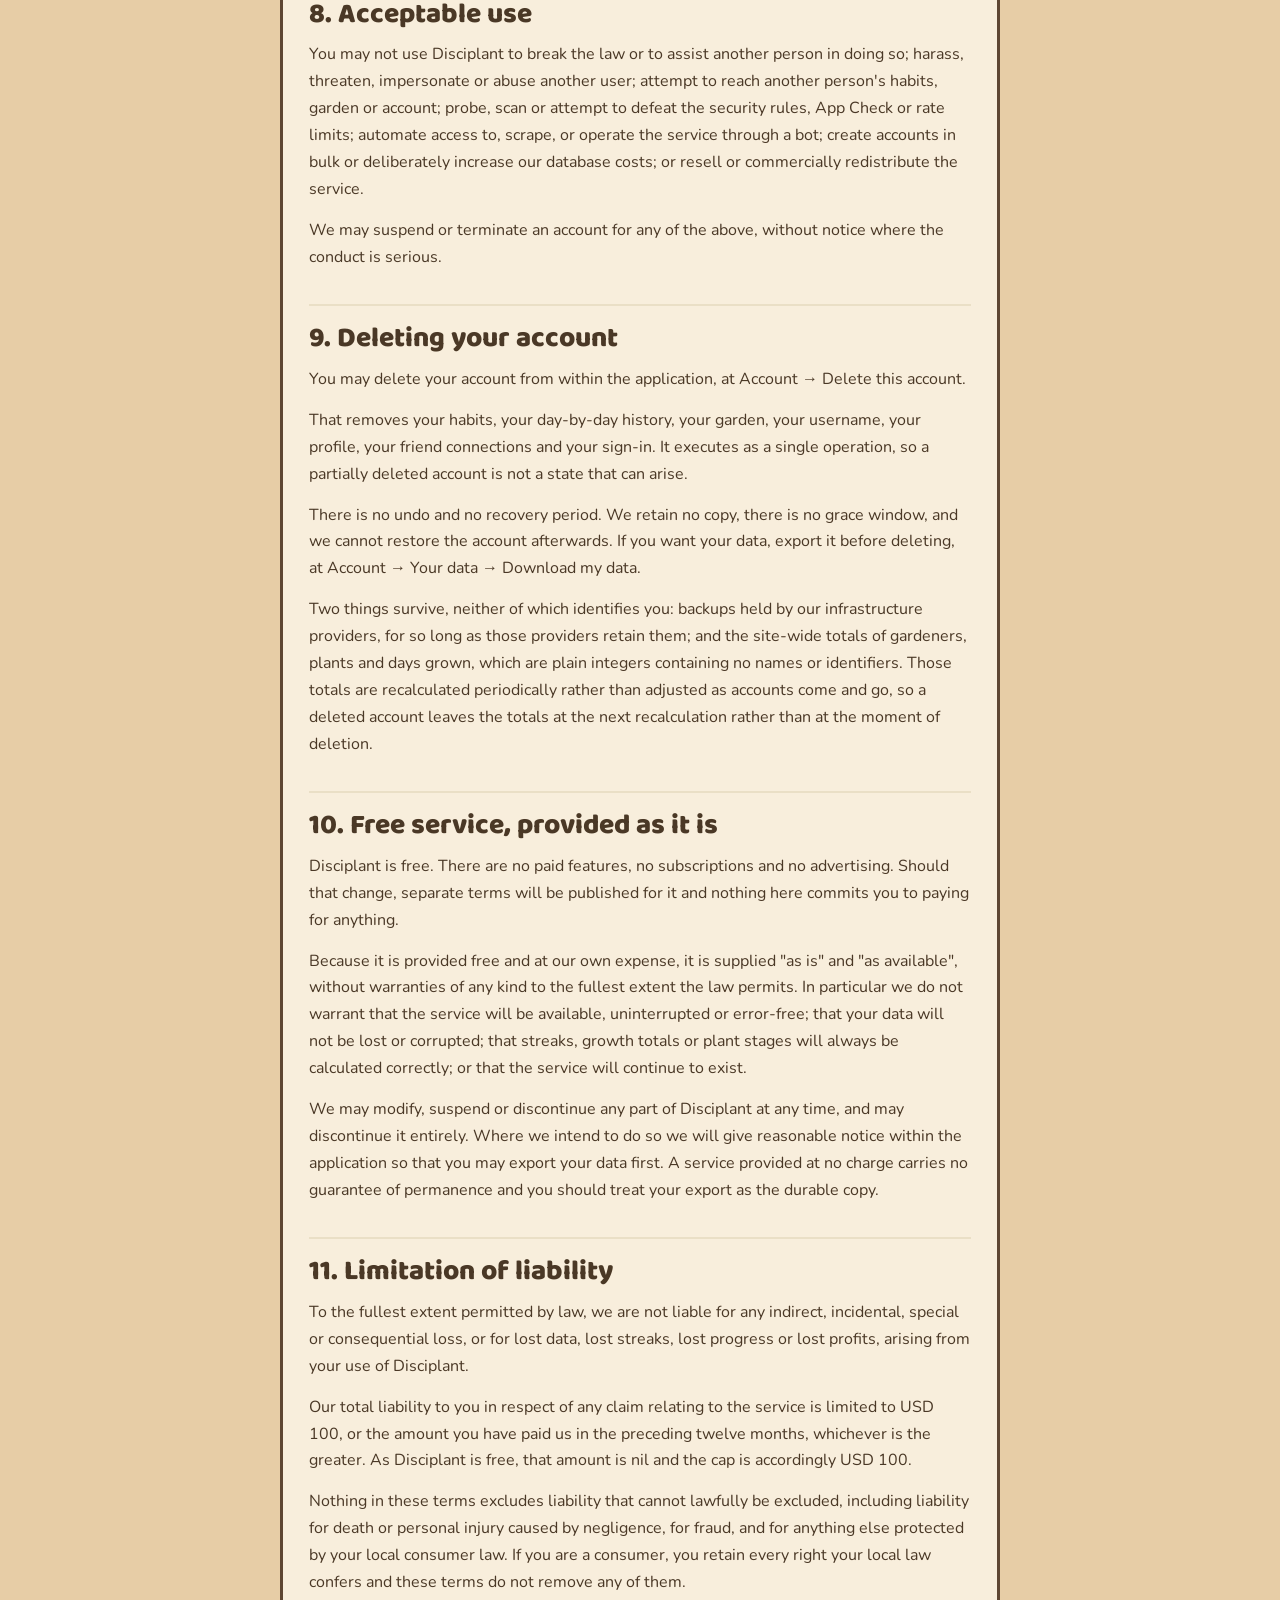
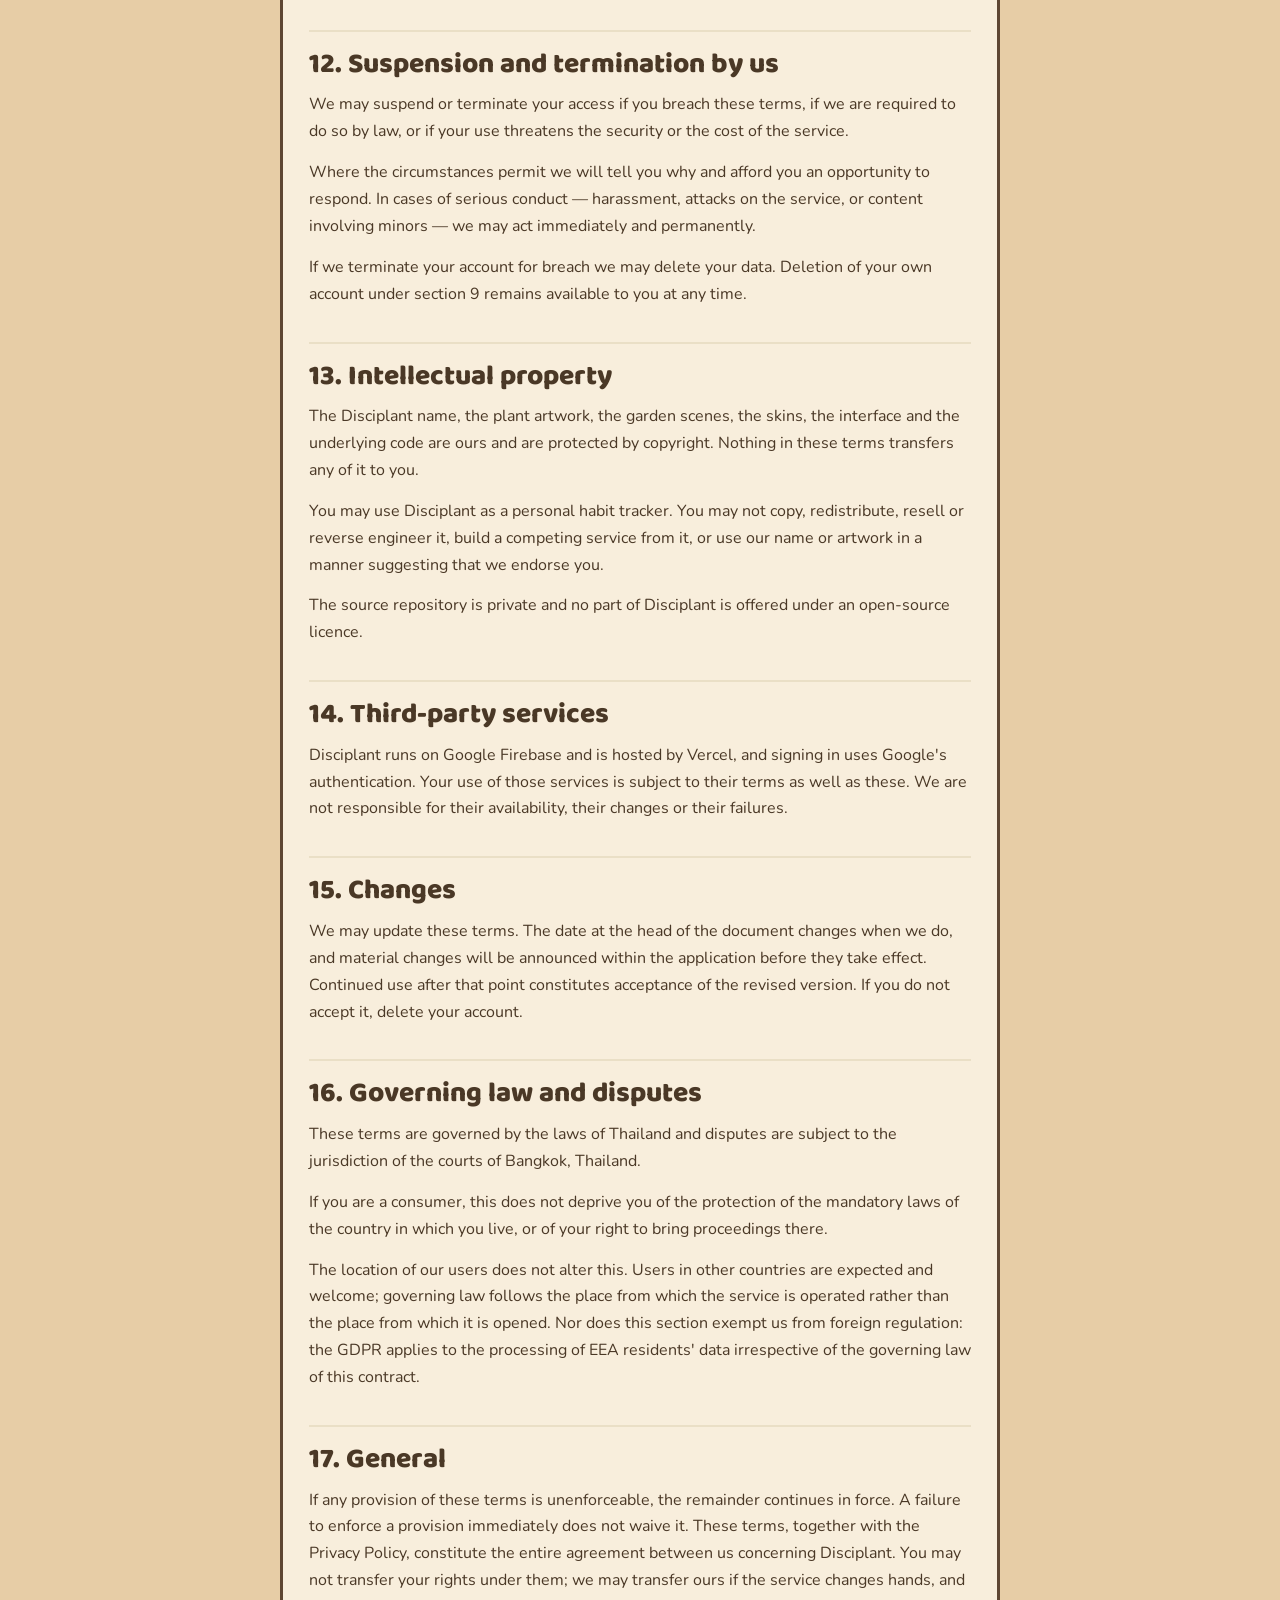
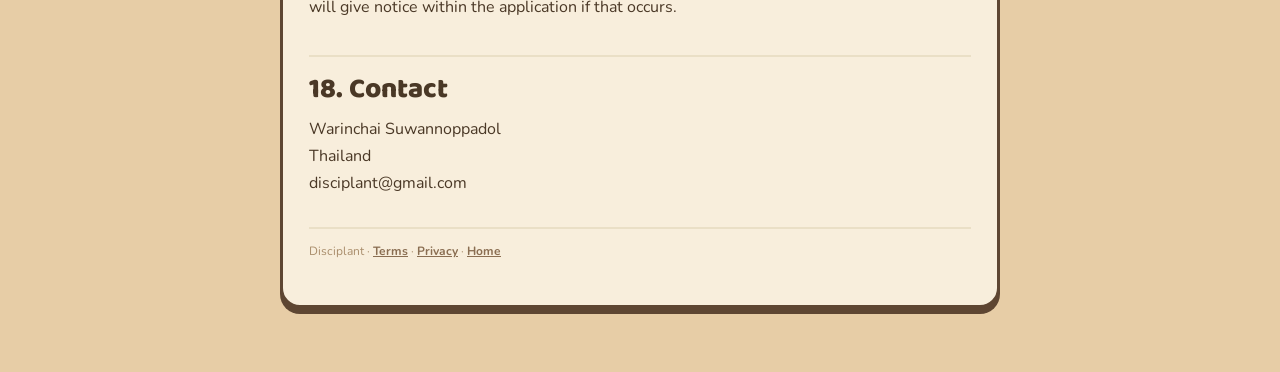
<file: terms.html>
<!DOCTYPE html>
<html lang="en">
<head>
  <meta charset="UTF-8" />
  <meta name="viewport" content="width=device-width, initial-scale=1.0" />
  <title>Terms of Service - Disciplant</title>
  <meta name="description" content="The terms on which Disciplant is provided, including that it is a habit tracker and not a health service." />
  <link rel="stylesheet" href="style.css" />
  <link rel="icon" href="/favicon.ico" sizes="32x32" />
  <link rel="icon" href="/icon-192.png" type="image/png" sizes="192x192" />
  <link rel="icon" href="/favicon.svg?v=3" type="image/svg+xml" />
  <link rel="apple-touch-icon" href="/apple-touch-icon.png" />
  <link rel="manifest" href="/site.webmanifest" />
  <link rel="canonical" href="https://disciplant.com/terms" />
</head>
<body class="legal-page">

  <main class="legal-sheet">
    <a class="legal-back" href="index.html">Back to the garden</a>

    <article class="legal-body">
      <h1>Disciplant — Terms of Service</h1>
      <p><strong>Effective date:</strong> 15 August 2026<br />
      <strong>Last updated:</strong> 15 August 2026</p>
      <h2>1. Parties and acceptance</h2>
      <p>Disciplant is a free habit tracker operated at https://disciplant.com. Completing a habit grows a plant in your garden.</p>
      <p>These terms constitute an agreement between you and Warinchai Suwannoppadol, an individual established in Thailand, referred to below as "we" and "us". Correspondence should be sent to disciplant@gmail.com. A postal address will be supplied on request.</p>
      <p>By using Disciplant, including as a guest and without signing in, you agree to these terms. If you do not agree, do not use the service. Our handling of your information is governed by the <a href="/privacy">Privacy Policy</a>, which forms part of this agreement.</p>
      <h2>2. Disciplant is not a health service</h2>
      <p>Disciplant is a habit tracker. It counts days and draws plants. It is not a medical device; it is not a source of medical, psychological, psychiatric, nutritional or therapeutic advice; it is not a treatment, diagnosis or intervention for any condition; it is not a medication reminder or adherence system; and it is not a substitute for a doctor, therapist, pharmacist, counsellor or any other qualified professional.</p>
      <p>Users track real matters here, including medication, physiotherapy, recovery meetings, exercise following injury and sleep following diagnosis. You must not rely on Disciplant for any of them. Notifications can fail, data can be lost, a device can break, the service can become unavailable, and a plant can appear healthy on a day the underlying task was not in fact performed.</p>
      <p>If you are managing a health condition, follow the guidance of the professional treating you. Nothing in this service overrides that guidance, and nothing in it should be read as encouragement to alter or discontinue anything you have been told. If you are in crisis, this application is not the appropriate tool; contact a doctor or your local emergency service.</p>
      <h2>3. Eligibility</h2>
      <p>You must be 13 or older. If you are under 13 you may not create an account or use Disciplant, and we will delete any account we learn to belong to a person below that age. If you are between 13 and the age of majority where you live, you should have the permission of a parent or guardian.</p>
      <h2>4. Accounts</h2>
      <h3>4.1 Guest accounts</h3>
      <p>You may use Disciplant without signing in, in which case we create an anonymous account tied to your browser.</p>
      <p>A guest garden can be lost permanently and we cannot recover it. It will be lost if you clear your browser data, use private or incognito browsing, change browser or device, or if your browser evicts the stored session of its own accord. There is no email address attached, no password, and nothing for us to retrieve. We could not restore it even if we wished to, and no amount of correspondence will alter that.</p>
      <p>If your garden matters to you, sign in with Google. That is the only means by which it survives a new device or a cleared browser.</p>
      <h3>4.2 Signed-in accounts</h3>
      <p>Signing in with Google is subject to Google's own terms. You are responsible for maintaining the security of your Google account; anyone able to sign into it can reach your garden.</p>
      <p>You may hold one account. Creating accounts in bulk, or automating their creation, is not permitted.</p>
      <h3>4.3 Dormant accounts</h3>
      <p>We retain accounts indefinitely. We do not delete a garden for inactivity and there is no expiry date on your data. If you wish your account to be removed, delete it yourself under section 9; that is the only thing that removes it.</p>
      <h2>5. Usernames</h2>
      <p>Usernames are allocated on a first-come basis and are visible to any signed-in user who searches for one.</p>
      <p>You may not select a username that impersonates another person or organisation, that is a slur or is otherwise abusive, that is chosen in order to harass a particular person, or that is registered in bulk or for resale.</p>
      <p>We may reclaim, change or suspend a username that breaches these rules, and may reclaim one that infringes a trademark. Releasing your username by deleting your account makes it available for others to claim.</p>
      <h2>6. Your content</h2>
      <p>Your habits, their names and your garden layout are yours, and we claim no ownership of them.</p>
      <p>In order to operate the service we require a limited licence: permission to store, process, back up and display your content to you, and to display those parts of it that the friends feature exposes to friends you have accepted. That licence exists solely so that the application can function, terminates when you delete the content, and extends no further. We will not use your habit text for advertising, sell it, or publish it.</p>
      <p>You are responsible for what you enter. Do not enter anything unlawful. Habit text is stored on our systems; the Privacy Policy explains what is and is not visible to others and suggests neutral wording if you would prefer not to disclose medical or religious detail.</p>
      <h2>7. Friends</h2>
      <p>Adding a friend is a decision to share. An accepted friend can see your username, display name, profile picture and a summary of your garden.</p>
      <p>That summary discloses the category of every habit you keep — a sunflower denotes an exercise habit, a lotus mindfulness — together with your streaks and growth totals. It does not include your habit text.</p>
      <p>If a category is itself something you would prefer not to disclose, file the habit under a different one or do not add that person. Once a person can see your garden, you cannot control what is done with what was seen.</p>
      <p>The friends feature may not be used to harass, stalk or pressure anyone. We may remove friend connections and suspend accounts on that ground.</p>
      <h2>8. Acceptable use</h2>
      <p>You may not use Disciplant to break the law or to assist another person in doing so; harass, threaten, impersonate or abuse another user; attempt to reach another person's habits, garden or account; probe, scan or attempt to defeat the security rules, App Check or rate limits; automate access to, scrape, or operate the service through a bot; create accounts in bulk or deliberately increase our database costs; or resell or commercially redistribute the service.</p>
      <p>We may suspend or terminate an account for any of the above, without notice where the conduct is serious.</p>
      <h2>9. Deleting your account</h2>
      <p>You may delete your account from within the application, at Account → Delete this account.</p>
      <p>That removes your habits, your day-by-day history, your garden, your username, your profile, your friend connections and your sign-in. It executes as a single operation, so a partially deleted account is not a state that can arise.</p>
      <p>There is no undo and no recovery period. We retain no copy, there is no grace window, and we cannot restore the account afterwards. If you want your data, export it before deleting, at Account → Your data → Download my data.</p>
      <p>Two things survive, neither of which identifies you: backups held by our infrastructure providers, for so long as those providers retain them; and the site-wide totals of gardeners, plants and days grown, which are plain integers containing no names or identifiers. Those totals are recalculated periodically rather than adjusted as accounts come and go, so a deleted account leaves the totals at the next recalculation rather than at the moment of deletion.</p>
      <h2>10. Free service, provided as it is</h2>
      <p>Disciplant is free. There are no paid features, no subscriptions and no advertising. Should that change, separate terms will be published for it and nothing here commits you to paying for anything.</p>
      <p>Because it is provided free and at our own expense, it is supplied "as is" and "as available", without warranties of any kind to the fullest extent the law permits. In particular we do not warrant that the service will be available, uninterrupted or error-free; that your data will not be lost or corrupted; that streaks, growth totals or plant stages will always be calculated correctly; or that the service will continue to exist.</p>
      <p>We may modify, suspend or discontinue any part of Disciplant at any time, and may discontinue it entirely. Where we intend to do so we will give reasonable notice within the application so that you may export your data first. A service provided at no charge carries no guarantee of permanence and you should treat your export as the durable copy.</p>
      <h2>11. Limitation of liability</h2>
      <p>To the fullest extent permitted by law, we are not liable for any indirect, incidental, special or consequential loss, or for lost data, lost streaks, lost progress or lost profits, arising from your use of Disciplant.</p>
      <p>Our total liability to you in respect of any claim relating to the service is limited to USD 100, or the amount you have paid us in the preceding twelve months, whichever is the greater. As Disciplant is free, that amount is nil and the cap is accordingly USD 100.</p>
      <p>Nothing in these terms excludes liability that cannot lawfully be excluded, including liability for death or personal injury caused by negligence, for fraud, and for anything else protected by your local consumer law. If you are a consumer, you retain every right your local law confers and these terms do not remove any of them.</p>
      <h2>12. Suspension and termination by us</h2>
      <p>We may suspend or terminate your access if you breach these terms, if we are required to do so by law, or if your use threatens the security or the cost of the service.</p>
      <p>Where the circumstances permit we will tell you why and afford you an opportunity to respond. In cases of serious conduct — harassment, attacks on the service, or content involving minors — we may act immediately and permanently.</p>
      <p>If we terminate your account for breach we may delete your data. Deletion of your own account under section 9 remains available to you at any time.</p>
      <h2>13. Intellectual property</h2>
      <p>The Disciplant name, the plant artwork, the garden scenes, the skins, the interface and the underlying code are ours and are protected by copyright. Nothing in these terms transfers any of it to you.</p>
      <p>You may use Disciplant as a personal habit tracker. You may not copy, redistribute, resell or reverse engineer it, build a competing service from it, or use our name or artwork in a manner suggesting that we endorse you.</p>
      <p>The source repository is private and no part of Disciplant is offered under an open-source licence.</p>
      <h2>14. Third-party services</h2>
      <p>Disciplant runs on Google Firebase and is hosted by Vercel, and signing in uses Google's authentication. Your use of those services is subject to their terms as well as these. We are not responsible for their availability, their changes or their failures.</p>
      <h2>15. Changes</h2>
      <p>We may update these terms. The date at the head of the document changes when we do, and material changes will be announced within the application before they take effect. Continued use after that point constitutes acceptance of the revised version. If you do not accept it, delete your account.</p>
      <h2>16. Governing law and disputes</h2>
      <p>These terms are governed by the laws of Thailand and disputes are subject to the jurisdiction of the courts of Bangkok, Thailand.</p>
      <p>If you are a consumer, this does not deprive you of the protection of the mandatory laws of the country in which you live, or of your right to bring proceedings there.</p>
      <p>The location of our users does not alter this. Users in other countries are expected and welcome; governing law follows the place from which the service is operated rather than the place from which it is opened. Nor does this section exempt us from foreign regulation: the GDPR applies to the processing of EEA residents' data irrespective of the governing law of this contract.</p>
      <h2>17. General</h2>
      <p>If any provision of these terms is unenforceable, the remainder continues in force. A failure to enforce a provision immediately does not waive it. These terms, together with the Privacy Policy, constitute the entire agreement between us concerning Disciplant. You may not transfer your rights under them; we may transfer ours if the service changes hands, and will give notice within the application if that occurs.</p>
      <h2>18. Contact</h2>
      <p>Warinchai Suwannoppadol<br />
      Thailand<br />
      disciplant@gmail.com</p>
    </article>

    <p class="legal-updated">
      Disciplant &middot; <a href="terms.html">Terms</a> &middot;
      <a href="privacy.html">Privacy</a> &middot; <a href="index.html">Home</a>
    </p>
  </main>

</body>
</html>
</file>
<file: style.css>
/* ============================================================
   DISCIPLANT - visual identity
   ------------------------------------------------------------
   Three nested surfaces, darkest on the outside:

       bark   (wooden frame, carries the grain)
        └── clay   (tan panel)
             └── linen  (light card, where words live)

   Everything reads from the tokens below. If a colour is not
   in this block it is garden scenery (sky, soil, plant art),
   not interface, and is deliberately left alone.
   ============================================================ */

@import url('https://fonts.googleapis.com/css2?family=Baloo+2:wght@500;600;700;800&family=Nunito:wght@400;600;700;800&display=swap');

:root {
  /* --- Bark: frame layer --- */
  --bark:        #7A5C42;
  --bark-deep:   #5E4632;
  --bark-light:  #9A7855;

  /* --- Clay: panel layer --- */
  --clay:        #E7CDA6;
  --clay-edge:   #D4B58A;
  --clay-deep:   #C39F73;

  /* --- Linen: card layer --- */
  --linen:       #F8EEDC;
  --linen-edge:  #EADFC6;

  /* --- Text --- */
  --ink:         #4A3826;
  --ink-soft:    #8A6E52;
  --ink-faint:   #A98D6B;
  --ink-on-dark: #E7CDA6;

  /* --- Accents. One job each, never decoration. --- */
  --leaf:        #7FA968;   /* done, growth, focus */
  --leaf-deep:   #5C8149;
  --leaf-dark:   #47673A;
  --sun:         #E8B75C;   /* streaks, current page */
  --sun-deep:    #C4913A;
  --bloom:       #D89A8E;   /* delete, warnings */
  --bloom-deep:  #A5544A;
  --bloom-tint:  #F7E4DF;
  --dusk:        #9C8FB8;   /* locked */

  /* --- Type scale. Five sizes. Nothing outside this list. --- */
  --fs-xs:   0.75rem;
  --fs-sm:   0.875rem;
  --fs-base: 1rem;
  --fs-lg:   1.25rem;
  --fs-xl:   1.75rem;
  --fs-2xl:  2.5rem;

  --font-display: 'Baloo 2', 'Nunito', sans-serif;
  --font-body:    'Nunito', sans-serif;

  /* --- Corners --- */
  --r-sm: 10px;
  --r-md: 14px;
  --r-lg: 20px;

  /* --- Grain. Laid over bark surfaces only. --- */
  --wood-grain: repeating-linear-gradient(
      93deg,
      rgba(60, 42, 28, 0)       0px,
      rgba(60, 42, 28, 0)       9px,
      rgba(60, 42, 28, 0.15)    9px,
      rgba(60, 42, 28, 0.15)   11px,
      rgba(60, 42, 28, 0)      11px,
      rgba(60, 42, 28, 0)      26px,
      rgba(255, 231, 194, 0.06) 26px,
      rgba(255, 231, 194, 0.06) 29px
    );

  /* --- The hard bottom edge that makes a control look pressable. --- */
  --lip:      0 4px 0;
  --lip-deep: 0 6px 0;
}

* {
  box-sizing: border-box;
}

html {
  background: #0a1628;
}

body {
  margin: 0;
  padding: 0;
  min-height: 100vh;
  background: transparent;
  font-family: var(--font-body);
  color: var(--ink);
}




/* ========================================
   Sky background + garden ground scene
   ======================================== */

.sky-bg {
  position: fixed;
  top: 0; left: 0; right: 0; bottom: 0;
  z-index: -1;
  background: linear-gradient(180deg, #0a1628 0%, #1a2a44 100%);
  overflow: hidden;

  /* Diameter of the sun/moon. Was 40px of glyph. */
  --sky-body-size: 64px;
}

/* --- The sun and the moon ------------------------------------------
   updateSky() in 05-stats-app.js owns #skyBody: it writes a character
   into it and walks it across the sky by setting left/top. The art
   below is therefore a BACKGROUND IMAGE on ::before, not a child
   element - a child would be wiped the next time updateSky() repaints
   the glyph, whereas a background image survives any textContent write.
   font-size: 0 on the box means whatever character 05 still writes
   stays invisible, so none of this needs an edit in 05.

   Both bodies are flat and id-free (ids would collide the moment this
   art were ever inlined twice), with no gradients and no filters in
   the art itself - shaded the way every bench prop is, by stacking
   rounded shapes each nudged up-left of the one beneath.

   Size is ONE knob: --sky-body-size on .sky-bg. Changing it is safe.
   The old glyph was 2.5rem/40px on line-height 1, and an absolutely
   positioned line box puts its TOP on 05's `top`, so the disc's centre
   sat 20px below that point. The translate below keeps the new disc's
   CENTRE on that same 20px line at any size, so the arc the sun and
   the moon travel across the sky is exactly the one they travelled
   before.
   ------------------------------------------------------------------ */
.sky-body {
  position: absolute;
  width: var(--sky-body-size);
  height: var(--sky-body-size);
  font-size: 0;
  line-height: 0;
  transform: translate(-50%, calc(20px - var(--sky-body-size) / 2));
  transition: left 62s linear, top 32s ease-in-out;
  pointer-events: none;
  user-select: none;
  filter: drop-shadow(0 0 16px rgba(255, 206, 92, 0.55));
}

/* Daytime: a four-layer disc under twelve rays of alternating length,
   each ray nudged a fraction off its true spoke angle and given a
   rounded tip, so the wheel doesn't read as a machine part. */
.sky-body::before {
  content: '';
  position: absolute;
  inset: 0;
  background-image: url("data:image/svg+xml,%3Csvg xmlns='http://www.w3.org/2000/svg' viewBox='0 0 100 100'%3E%3Cpath fill='%23E39429' d='M74.43 54.88L94.41 52.23Q98.03 51.2 94.46 49.17L74.57 45.89ZM58.11 73.55L70.39 89.31Q73.23 91.84 73.06 87.81L65.95 69.14ZM34.12 69.19L27.48 87.16Q27.41 91.24 30.15 88.65L41.98 73.58ZM25.41 46.01L6.8 49.37Q3.24 51.58 6.86 52.43L25.6 55.01ZM41.44 26.61L29.19 11.66Q25.83 9.46 26.55 13.21L33.69 31.17ZM66.57 31.4L74.52 12.62Q75.64 9.08 71.9 11.03L58.88 26.73Z'/%3E%3Cpath fill='%23EFAB35' d='M69.64 65.15L79.81 67.77Q83.46 67.6 81.08 65.44L73.38 58.3ZM45.46 74.39L47.73 86.08Q48.37 89.22 50.38 86.15L53.26 74.59ZM26.77 58.71L18.41 66.42Q16.27 68.98 19.72 68.73L30.62 65.49ZM31.04 34.01L19.92 30.31Q16.79 29.45 18.55 32.58L27.01 40.68ZM54.24 25.56L51.83 14.24Q50.86 11.11 49.17 14.2L46.44 25.45ZM73.01 40.72L80.58 33.17Q82.37 30.09 79.22 30.9L68.99 34.04Z'/%3E%3Cpath fill='%23D9812A' d='M77.82 51.1C77.79 56.73 74.66 63.52 70.95 67.92C67.24 72.33 61.15 76.42 55.56 77.51C49.97 78.59 42.31 77.36 37.41 74.46C32.51 71.56 28.1 65.53 26.15 60.11C24.21 54.69 23.82 47.24 25.75 41.95C27.69 36.66 32.8 31.25 37.77 28.36C42.74 25.47 50.01 23.66 55.57 24.62C61.13 25.58 67.43 29.71 71.13 34.12C74.84 38.54 77.85 45.47 77.82 51.1Z'/%3E%3Cpath fill='%23EFA030' d='M72.31 54.96C71.21 59.9 68.04 65.71 64.1 68.73C60.15 71.76 53.71 73.35 48.64 73.11C43.58 72.88 37.43 70.67 33.69 67.31C29.94 63.95 26.73 57.94 26.15 52.96C25.56 47.97 27.41 41.66 30.17 37.4C32.92 33.15 37.93 28.91 42.66 27.44C47.4 25.96 53.92 26.62 58.59 28.56C63.25 30.49 68.38 34.64 70.66 39.04C72.95 43.44 73.4 50.01 72.31 54.96Z'/%3E%3Cpath fill='%23F8BC42' d='M65.66 56.73C63.97 60.31 60 63.75 56.33 65.43C52.66 67.12 47.46 67.91 43.66 66.86C39.86 65.82 35.81 62.49 33.52 59.17C31.24 55.86 29.64 50.97 29.95 47C30.25 43.03 32.51 38.14 35.37 35.37C38.22 32.6 43.06 30.7 47.06 30.37C51.07 30.04 56.17 31.11 59.41 33.38C62.65 35.65 65.43 40.09 66.48 43.98C67.52 47.87 67.36 53.16 65.66 56.73Z'/%3E%3Cpath fill='%23FDD873' d='M56.82 54.79C55.24 56.87 52.45 58.85 49.9 59.44C47.35 60.04 43.83 59.59 41.53 58.34C39.23 57.1 37.09 54.42 36.09 51.97C35.1 49.52 34.76 46.09 35.56 43.63C36.36 41.17 38.65 38.61 40.89 37.21C43.12 35.81 46.39 34.88 48.97 35.2C51.56 35.53 54.66 37.2 56.39 39.16C58.13 41.11 59.3 44.33 59.37 46.94C59.44 49.54 58.4 52.71 56.82 54.79Z'/%3E%3C/svg%3E");
  background-repeat: no-repeat;
  background-position: center;
  background-size: 100% 100%;
}

/* Night: a real crescent - one arc of the moon's own edge and one arc
   of the terminator, joined at the horns.

   Worth not re-trying: a circle with a circular bite taken out of it
   via fill-rule="evenodd" does NOT give a crescent. The biting circle
   reaches past the moon's edge, so even-odd fills the part hanging
   outside it too and the result is a ring. The second trap is the
   shade pass - a plain offset copy underneath pokes its own two horns
   out past the lit crescent as a pair of dark spikes, so both the
   shade and the highlight are drawn with their horns pulled back (a
   WIDER horn angle, which shortens the tips) and small enough that
   the offset can't carry them past the silhouette. */
.sky-night .sky-body::before {
  background-image: url("data:image/svg+xml,%3Csvg xmlns='http://www.w3.org/2000/svg' viewBox='0 0 100 100'%3E%3Cpath fill='%23B7A97C' d='M48.14 24.51A27.6 27.6 0 1 0 64.88 76.04Q12.06 64.71 48.14 24.51Z'/%3E%3Cpath fill='%23E7DDB7' d='M50.52 20A30 30 0 1 0 68.05 73.96Q6.09 64.27 50.52 20Z'/%3E%3Cpath fill='%23F8F2DC' d='M44.07 21.22A27.8 27.8 0 1 0 61.09 73.59Q0.9 64.2 44.07 21.22Z'/%3E%3C/svg%3E");
}

/* The halo is the one thing that has to change with the body: a warm
   glow around a pale moon reads as a smudge. */
.sky-night .sky-body {
  filter: drop-shadow(0 0 18px rgba(176, 200, 255, 0.45));
}

.sky-ground {
  position: absolute;
  bottom: 0;
  left: 0;
  right: 0;
  height: 30vh;
  background: linear-gradient(
    to bottom,
    #4a7a30 0%,
    #567840 6%,
    #7a5a3a 28%,
    #5c4030 58%,
    #38261a 100%
  );
}

.sky-ground::before {
  content: '';
  position: absolute;
  top: -32px;
  left: -3%;
  width: 106%;
  height: 60px;
  background: #4a7a30;
  border-radius: 52% 48% 58% 42% / 55% 62% 40% 50%;
}

.sky-ground::after {
  content: '';
  position: absolute;
  top: -10px;
  left: 0;
  right: 0;
  height: 28px;
  background: rgba(80, 130, 50, 0.30);
  filter: blur(12px);
  pointer-events: none;
}

/* On the two garden pages the ground is the garden's own, and it
   scrolls. Everything the fixed sky keeps down at its own horizon -
   the ground strip, the hills, the haze, the fireflies - is pinned to
   the window instead, so leaving it on would slide a second, perfectly
   motionless horizon out from behind the real one the moment you
   scrolled up. Toggled by navigateTo() in 01-app-core.js.

   None of this changes the unscrolled view: all four sit below the
   50vh line, where the lawn has always covered them anyway. */
.sky-bg.sky-on-garden .sky-ground,
.sky-bg.sky-on-garden .sky-hills,
.sky-bg.sky-on-garden .sky-horizon-haze,
.sky-bg.sky-on-garden .sky-fireflies {
  display: none;
}

.sky-ground-inner {
  position: absolute;
  top: -18px;
  left: 25%;
  width: 80%;
  height: 36px;
  background: #517d35;
  border-radius: 50% 50% 0 0 / 80% 80% 0 0;
  opacity: 0.55;
}


/* ========================================
   Utility
   ======================================== */

.hidden {
  display: none !important;
}

.loading-state {
  text-align: center;
  font-family: var(--font-display);
  font-weight: 600;
  color: var(--clay);
  font-size: var(--fs-base);
  margin: 60px 0;
}


/* ========================================
   Garden scene - SVG plants in the world
   ======================================== */

.garden-scene {
  position: fixed;
  left: 0;
  right: 0;
  bottom: 0;
  height: 100vh;
  z-index: 5;

  /* How much empty sky stands above the plot, and therefore how far
     up the scene scrolls: two half-screen layers of sky on top of the
     half-screen of ordinary sky that was always visible. Read by the
     track's top margin and by the empty-garden message below, so the
     whole scene resizes from this one number. */
  --garden-sky-lift: 150vh;

  /* Both axes now. The vertical scroll is the sky - see the "sky above
     the garden" section near the end of this file for the layer map.
     display was flex/align-items:flex-end, which pinned the 50vh track
     to the bottom of the 100vh scene; a flex item taller than its line
     overflows the START edge, and overflow past the start edge cannot
     be scrolled to, so the sky above the plot would have been
     unreachable. Plain block flow plus the track's top margin puts the
     plot in exactly the same place and keeps every pixel above it
     scrollable. */
  overflow: auto;
  /* `none`, not `contain`. Both stop a scroll here from chaining out
     to the page behind, but `contain` still lets THIS element
     rubber-band past its own end - and since the scene paints no
     background of its own, that bounce shows .sky-bg straight
     through, as a strip of sky sliding in under the plot. */
  overscroll-behavior: none;
  -webkit-overflow-scrolling: touch;
  scrollbar-width: thin;
  scrollbar-color: rgba(242, 184, 75, 0.55) transparent;
}

.garden-scene::-webkit-scrollbar {
  height: 8px;
  width: 8px;
}
.garden-scene::-webkit-scrollbar-track {
  background: transparent;
}

/* The little square where the two scrollbars meet. Left unstyled it
   does NOT inherit the transparent track above - it falls back to the
   browser's own opaque default, a pale block in the bottom-right
   corner of the sky. */
.garden-scene::-webkit-scrollbar-corner {
  background: transparent;
}
.garden-scene::-webkit-scrollbar-thumb {
  background: rgba(242, 184, 75, 0.5);
  border-radius: 8px;
}
.garden-scene::-webkit-scrollbar-thumb:hover {
  background: rgba(242, 184, 75, 0.75);
}

/* The actual wide canvas plants are placed in - 3x the visible
   width, so there's real room to spread more plants out. Percentage
   left/bottom values on .garden-plant are relative to THIS box, not
   the viewport, so a plant's x-position is stable no matter how the
   surrounding viewport is scrolled. */
/* The clip box: the plot's true edges, and nothing is allowed to move
   them.

   The bug this exists for: a scroll container's range is the union of
   its descendants' boxes AFTER transforms, and .plant-visual's scale
   is uncapped - about 12x on a year-old habit, so a 120px plant is
   1539px wide. clampCenterPct in 04 only keeps a plant's CENTRE 68px
   inside the edge (it protects the 130px name tag, not the plant), so
   half a wide canopy hung over the end of the plot and the scene grew
   its scroll range to reach it. Scrolling out there found no scenery,
   just .sky-bg showing through the transparent scene - the blue
   rectangle past the bottom and right edges. The same thing happened
   downward through .garden-plant's negative bottom offset.

   Clipping HERE and not on the track itself is the whole trick. The
   sky strip is a child of the track sitting entirely above it
   (bottom: 100%), so clipping the track would need an
   overflow-clip-margin to spare it - and that margin moves the clip
   edge on every side, taking the scroll range with it and handing the
   plants their overhang straight back. This box has no margin at all
   because it does not need one: it is a plain block wrapper whose own
   height is the track's margin box, so the sky strip is already
   inside it. overflow: clip establishes the formatting context that
   keeps the track's top margin in, and is not a scroll container, so
   the scene stays the only thing that scrolls.

   Nothing visible is lost. At full scroll the plot's edges sit
   exactly on the edges of the screen, so everything this cuts away
   was already off-screen - it just cannot be chased any more. */
.garden-scene-clip {
  width: 300%;

  /* flow-root is load-bearing, not decoration. This box's whole job is
     to be exactly as tall as the plot, and it gets that height by
     containing the track's 150vh top margin. `overflow: clip` will NOT
     do that on its own - clip is the one overflow value that does not
     establish a block formatting context, so without this the margin
     would collapse straight through, leaving this box 50vh tall,
     shunted 150vh down, with the sky strip clipped clean off the top
     of the garden. flow-root establishes the context explicitly. */
  display: flow-root;
  overflow: clip;
}

.garden-scene-track {
  position: relative;
  /* Full width of the clip box above, which is the 300% that used to
     be declared here - the plot is the same three screens wide, the
     measurement just moved out one level. */
  width: 100%;
  height: 50vh;
  /* Deliberately still 50vh. Every .garden-plant's bottom% is a
     percentage of THIS box, so growing the track to make room for the
     sky would have moved every plant in every garden. The sky is
     bought with margin instead, which adds scrollable height without
     touching the coordinate space the plants live in. .garden-scene
     establishes its own formatting context (overflow: auto), so this
     margin cannot collapse out through the top of it. */
  margin-top: var(--garden-sky-lift, 150vh);
}

/* The lawn. This used to be a fixed element in #gardenBackdrop, which
   is exactly why it stayed put while the fence and the plants standing
   on it scrolled away - the ground was welded to the window. As a
   child of the track it fills the plot precisely as before (the track
   IS the bottom 50vh) and now moves with everything rooted in it.
   Painted first and z-indexed under the grass clumps (1), the fence
   (2) and the plants (3+). Built by renderLawn() in 04. */
/* ========================================
   Garden landscape skin tokens

   Everything the ground is painted with, pulled out of the rules
   below into one named set so a landscape skin can repaint the plot
   without any rule here knowing which skin is on. The values below
   ARE the Meadow skin - the garden as it has always looked - so with
   no skin applied at all (first paint, JS not run yet, a skin id that
   no longer exists) the scene renders exactly as before.

   GARDEN_SKINS in 03-plant-art.js overrides these by setting the same
   custom properties inline on .garden-scene; see applyGardenSkin() in
   04-garden-scene.js. Inline properties beat these, so a skin never
   has to fight specificity.

   Two of these deliberately point at the shared UI palette rather
   than at hexes: the fence and the signpost were painted straight
   from --clay and --bark, which are the same tokens the Tasks page
   and the nav planks use. Skinning them without this indirection
   would have repainted half the app along with the garden.

   Grass is the one part NOT here. Blades are built in JS with their
   gradients written as inline styles (see buildGrassClump), so their
   palette rides on the skin object itself as skin.grass.
   ======================================== */
.garden-scene {
  /* Ground. back = the far edge up by the fence, front = underfoot. */
  --lawn-back:  #6fae46;
  --lawn-mid:   #58973a;
  --lawn-front: #3f7a2a;
  --lawn-crest: #6fae46;

  /* Fence - four picket shades cycling every 104px */
  --fence-a:    var(--clay);
  --fence-b:    var(--clay-edge);
  --fence-c:    var(--clay-deep);
  --fence-d:    var(--clay-deep);
  --fence-rail: var(--clay-deep);
  /* Bare channels, so the three shadow stops can share one colour at
     three alphas. A green-black contact shadow is right on grass and
     wrong on anything else. */
  --fence-shadow-rgb: 20, 40, 12;

  /* Man-made props standing in the plot (the signpost, for now) */
  --scenery-wood:      var(--bark);
  --scenery-wood-lit:  var(--bark-light);
  --scenery-wood-deep: var(--bark-deep);
  --scenery-ink:       var(--linen);

  /* Night dimming. A skin whose ground is already dark or already
     pale gets crushed by one fixed filter, so each skin carries its
     own numbers rather than inheriting these. */
  --scene-night-bright:       0.45;
  --scene-night-sat:          0.85;
  --scene-night-fence-bright: 0.55;
}

.garden-lawn {
  position: absolute;
  inset: 0;
  z-index: 0;
  pointer-events: none;
  background: linear-gradient(to bottom,
    var(--lawn-back) 0%, var(--lawn-mid) 45%, var(--lawn-front) 100%);
  transition: filter 1.5s ease;
}

/* The soft crest where the lawn meets the sky, sitting just proud of
   the top edge so the horizon isn't a ruled line. Full width rather
   than the old 106%: that 3% overhang was invisible on a backdrop the
   width of the window, but on a track three screens wide it is 9vw of
   green sticking out past the right-hand end of the plot, and the
   scene would scroll to it. */
.garden-lawn::before {
  content: '';
  position: absolute;
  top: -18px;
  left: 0;
  width: 100%;
  height: 40px;
  background: var(--lawn-crest);
  border-radius: 52% 48% 58% 42% / 55% 62% 40% 50%;
}

/* Same real-time night dimming the lawn always had, moved onto the
   scene's own night class (see updateSky in 05-stats-app.js). */
.garden-scene.scene-night .garden-lawn {
  filter: brightness(var(--scene-night-bright)) saturate(var(--scene-night-sat));
}


/* Ground texture layer - grass blade clumps scattered across the
   scrollable garden track (see renderGrassField in script.js). Lives
   inside .garden-scene-track so it scrolls WITH the content, giving
   swipe/scroll a visible sense of motion that a flat green plane
   couldn't. Sits behind every .garden-plant, whose z-index (10+, see
   PLANT_Z_INDEX in 04-garden-scene.js) is always higher than this
   layer's. */
.grass-tuft-field {
  position: absolute;
  inset: 0;
  z-index: 1;
  pointer-events: none;
}

.grass-clump {
  position: absolute;
  transform: translateX(-50%);
  pointer-events: none;
}

.grass-blade {
  position: absolute;
  bottom: 0;
  border-radius: 40% 60% 0 0;
  transform-origin: bottom center;
}


/* Landscape props - the small things lying about in the plot, built
   by renderSkinProps() in 04-garden-scene.js from the active skin.

   This layer DOES carry a z-index, and that is load-bearing: it makes
   the field a stacking context, so every prop inside is sealed into
   band 3 no matter how high its own depth-derived z-index climbs. That
   is what guarantees the rule the plot is ordered by:

     scenery (0-3)  <  a plant's label  <  that plant's art

   A plant's wrapper starts at PLANT_Z_INDEX (10, see 04-garden-scene.js)
   and is itself a stacking context, so its label - even at z-index 0
   inside it - still paints above every prop, while the art above it at
   z-index 1 still paints above the label. Interleaving the two sets of
   z-indices, which is what this layer used to do, meant a lava smear or
   a sandcastle placed nearer the viewer than a plant would land on top
   of that plant's text.

   The tradeoff, accepted: a foreground prop can no longer paint in
   front of a background plant. In practice the overlap is small, since
   plant art grows upward from its base while nearer props sit lower on
   screen.

   The layer still must NOT take a filter - that would be a second way
   to make a stacking context, but it would also flatten the per-prop
   night dimming below into one blanket pass. */
.garden-prop-field {
  position: absolute;
  inset: 0;
  z-index: 3;
  pointer-events: none;
}

.garden-prop {
  position: absolute;
  transform: translateX(-50%);
  pointer-events: none;
  /* Contact shadow, matching the upper-left light every prop is drawn
     for. Without it they float. */
  filter: drop-shadow(0 2px 3px rgba(0, 0, 0, 0.28));
}

/* The drop-shadow has to be repeated rather than inherited: filter is
   a single property, so naming brightness here would drop the shadow
   at dusk. Both dimming numbers come off the skin, which is how the
   Emberfield lava keeps glowing at midnight while the meadow goes
   properly dark. */
.garden-scene.scene-night .garden-prop {
  filter:
    drop-shadow(0 2px 3px rgba(0, 0, 0, 0.28))
    brightness(var(--scene-night-bright))
    saturate(var(--scene-night-sat));
  transition: filter 1.5s ease;
}


/* ========================================
   Garden fence - lives INSIDE #gardenSceneTrack
   (the scrollable element), not the fixed
   backdrop, so it moves together with the plants
   and grass field as the garden is panned. It sits
   near the top of the track, with a soft shadow
   bridging its base down into the grass field
   below it, so the posts read as rooted in the
   ground rather than floating above it. Rebuilt
   fresh on every renderGarden() call, same as the
   grass field (see renderFence() in script.js).
   ======================================== */
.garden-fence-strip {
  position: absolute;
  top: -7%;
  left: 0;
  width: 100%;
  height: 42px;
  z-index: 2;
  pointer-events: none;
  border-top: 4px solid var(--fence-rail);
  box-shadow: 0 3px 6px rgba(0, 0, 0, 0.20);
  opacity: 0.95;
  /* Four picket shades of the same tan/brown family, cycling every
     104px. A single flat colour would look static while scrolling -
     alternating shades make the panning motion obvious at a glance. */
  background-image: repeating-linear-gradient(
    90deg,
    var(--fence-a) 0px,  var(--fence-a) 9px,
    transparent 9px, transparent 26px,
    var(--fence-b) 26px, var(--fence-b) 35px,
    transparent 35px, transparent 52px,
    var(--fence-c) 52px, var(--fence-c) 61px,
    transparent 61px, transparent 78px,
    var(--fence-d) 78px, var(--fence-d) 87px,
    transparent 87px, transparent 104px
  );
}

/* Soft shadow bridging the fence's base into the grass field just
   below it, so the posts look planted in the lawn instead of hanging
   in empty space above it. */
.garden-fence-shadow {
  position: absolute;
  /* Matches the fence strip's own top (-7%) + height (42px) exactly,
     so the shadow always starts right at the fence's actual bottom
     edge instead of a fixed pixel offset that drifted away from it
     on taller/shorter viewports - that drift was what produced a
     stray, disconnected dark-green sliver above the real fence base. */
  top: calc(-7% + 42px);
  left: 0;
  width: 100%;
  height: 26px;
  z-index: 1;
  pointer-events: none;
  /* Softer, wider falloff (three stops instead of a flat two-stop
     drop) plus a bigger blur so it reads as a gentle contact shadow
     rather than a hard-edged stripe. */
  background: linear-gradient(
    to bottom,
    rgba(var(--fence-shadow-rgb), 0.26) 0%,
    rgba(var(--fence-shadow-rgb), 0.12) 45%,
    rgba(var(--fence-shadow-rgb), 0) 100%
  );
  filter: blur(5px);
}

/* Night dimming - toggled via .scene-night on #gardenScene (see
   updateSky() in script.js), kept in sync with the same real-time
   day/night state as the rest of the garden. */
.garden-scene.scene-night .garden-fence-strip {
  filter: brightness(var(--scene-night-fence-bright));
  transition: filter 1.5s ease;
}
.garden-scene.scene-night .garden-fence-shadow {
  opacity: 0.7;
  transition: opacity 1.5s ease;
}

@media (max-width: 600px) {
  .garden-fence-strip {
    height: 32px;
  }
  .garden-fence-shadow {
    top: calc(-7% + 32px);
  }
}


/* Perspective planting bed - a literal patch of soil narrowing
   toward the top (far/horizon) and widening toward the bottom
   (near/foreground), matching the far/mid/near depth rows plants
   are assigned to in script.js. Sits behind every .garden-plant
   (which carry z-index 10+) since this pseudo-element has no
   z-index of its own and is first in paint order. Purely decorative
   - pointer-events are already off on the whole .garden-scene. */
/* Ground-anchored wrapper. bottom is pulled below the scene's own
   bottom edge, deliberately sinking the plant a bit INTO the grass
   rather than sitting exactly on the seam - the base doesn't need to
   touch the literal top pixel of the ground to read as "grounded";
   sitting a little lower in the green still reads as closer/rooted.
   The sink grows along with the plant's own --plant-scale so bigger
   plants (whose few-pixel art/origin mismatch gets multiplied by
   scale) get pulled down further too, instead of drifting upward. */
.garden-plant {
  position: absolute;
  bottom: calc(var(--plant-depth-bottom, 0%) - 14px - (var(--plant-scale, 1) - 1) * 3px);
  transform: translateX(-50%);
  pointer-events: auto;
  cursor: grab;
}

/* While a plant is being press-and-held/dragged: no growth-transition
   lag on scale/position, sits above everything, and gets a subtle
   lift so it reads as "picked up". */
.garden-plant.dragging {
  cursor: grabbing;
  z-index: 9990 !important;
  transition: none;
}

.garden-plant.dragging .plant-visual {
  transition: none;
  filter: brightness(1.10) drop-shadow(0 14px 18px rgba(0, 0, 0, 0.45));
}

/* Depth rows are drawn with a fixed stacking order (far behind mid
   behind near), which normally means a "far" plant can end up
   partly covered by a closer one. On hover, force the hovered plant
   - and everything inside it, including its label - to the very
   front of the stack, overriding the inline z-index set in JS, so
   it (and its description) is always fully visible while inspected. */
.garden-plant:hover {
  z-index: 999 !important;
}

/* The part that actually scales as the plant grows. transform-origin
   is pinned near the base of the drawn art (not the raw SVG canvas
   edge, which has empty padding below the shadow), so the plant's
   visual base stays rooted to the ground instead of drifting upward
   as it gets bigger. */
.plant-visual {
  position: relative;
  /* Inside .garden-plant's own stacking context. Pairs with
     .plant-label-tag's z-index: 0 below: the art always paints over
     the plant's own text, so a low-hanging leaf or a skin accessory
     covers the label rather than the other way round. */
  z-index: 1;
  transform: scale(var(--plant-scale, 1));
  transform-origin: center 97%;
  transition: transform 1.1s cubic-bezier(0.34, 1.2, 0.4, 1), filter 0.25s ease;
  filter: drop-shadow(0 4px 10px rgba(0, 0, 0, 0.30));
}

.garden-plant:hover .plant-visual {
  filter: brightness(1.12) drop-shadow(0 4px 10px rgba(0, 0, 0, 0.30)) drop-shadow(0 0 12px rgba(242, 184, 75, 0.45));
}

/* Discrete growth - stacked SVG stages that crossfade into each
   other when a task crosses a milestone day (2 / 15 / 60), rather
   than the same shape just stretching bigger. */
.plant-stage-crossfade {
  position: relative;
  width: 120px;
  height: 195px;
}

.plant-stage-layer {
  position: absolute;
  inset: 0;
  transition: opacity 0.8s ease;
}

/* Height tooltip - small dark pill that appears above a plant only
   while it's hovered, showing its current height in meters. Sits
   outside .plant-visual so it stays a fixed, readable size no matter
   how big/small the plant itself has scaled. */
/* Positioned at ~40% of the plant's actual rendered height rather than
   a fixed offset above the layout box. transform: scale() on
   .plant-visual doesn't affect layout size, so bottom:100% never
   tracked growth/depth - this reads the same --plant-scale custom
   property the plant's own scale transform uses (see .plant-visual),
   so the tag rises and falls together with however big the plant is
   actually drawn on screen right now, live during drag too. 195px is
   the default rendered pixel height of the plant art (getPlantSVG's
   default width=120 → height=195); 0.4 = 40% up that height. */
.plant-height-tag {
  position: absolute;
  left: 50%;
  bottom: calc(var(--plant-scale, 1) * 78px);
  transform: translateX(-50%) translateY(4px);
  padding: 3px 9px;
  border-radius: 20px;
  background: rgba(20, 16, 10, 0.86);
  border: 1px solid rgba(242, 184, 75, 0.45);
  color: var(--sun);
  font-family: var(--font-display);
  font-size: var(--fs-xs);
  font-weight: 600;
  letter-spacing: 0.02em;
  white-space: nowrap;
  opacity: 0;
  pointer-events: none;
  transition: opacity 0.16s ease, transform 0.16s ease;
  z-index: 5;
}

/* Two lines when there is a gain to report. The delta is the point of
   the tag now, so it gets the accent and the absolute height steps
   back to being context. */
.plant-height-tag .plant-height-main {
  display: block;
}

.plant-height-tag .plant-height-gain {
  display: block;
  margin-top: 1px;
  color: var(--leaf);
  font-size: 0.68rem;
  font-weight: 700;
  letter-spacing: 0.01em;
}

.garden-plant:hover .plant-height-tag {
  opacity: 1;
  transform: translateX(-50%) translateY(0);
}

@media (max-width: 600px) {
  .plant-height-tag {
    font-size: var(--fs-xs);
    padding: 2px 7px;
    /* Mobile scales .plant-visual by an extra 0.60x on top of
       --plant-scale (see .plant-visual below) - match it here so the
       tag still lands at ~40% of the plant's actual on-screen height
       instead of floating too high above a smaller mobile plant. */
    bottom: calc(var(--plant-scale, 1) * 46.8px);
  }
}

/* Sits in the middle of the plant's three bands: above the ground
   scenery outside it (which is sealed at 3, and this whole wrapper
   starts at 10), below .plant-visual's art at 1, and above the
   .daily-ready halo at -1. */
.plant-label-tag {
  position: absolute;
  top: 100%;
  left: 50%;
  z-index: 0;
  transform: translateX(-50%);
  text-align: center;
  margin-top: 7px;
  pointer-events: none;
  white-space: normal;
  width: 130px;
}

/* Absolutely positioned inside the scroller, which means it is placed
   against the scroll ORIGIN (the top of the sky), not against the
   plot - so this is measured down from the top instead of up from the
   bottom, landing it in the middle of the plot where the garden it is
   describing actually is. */
.garden-empty-msg {
  position: absolute;
  left: 50%;
  top: calc(var(--garden-sky-lift, 150vh) + 25vh);
  transform: translate(-50%, -50%);
  width: 82%;
  max-width: 340px;
  text-align: center;
  font-family: var(--font-body);
  font-size: var(--fs-base);
  color: var(--ink-on-dark);
  text-shadow: 0 1px 8px rgba(0, 0, 0, 0.6);
  pointer-events: none;
}

.plant-label-name {
  display: block;
  font-family: var(--font-display);
  font-size: var(--fs-sm);
  font-weight: 600;
  color: var(--linen);
  text-shadow:
    0 1px 6px rgba(0, 0, 0, 0.95),
    0 0 16px rgba(0, 0, 0, 0.70);
  line-height: 1.3;
  letter-spacing: 0.02em;
}

.plant-label-streak {
  display: block;
  font-family: var(--font-body);
  font-size: var(--fs-xs);
  font-weight: 700;
  color: var(--sun);
  text-shadow:
    0 1px 5px rgba(0, 0, 0, 0.95),
    0 0 12px rgba(0, 0, 0, 0.80);
  line-height: 1.2;
  letter-spacing: 0.01em;
}

@media (max-width: 600px) {
  .garden-plant {
    bottom: calc(var(--plant-depth-bottom, 0%) - 8px - (var(--plant-scale, 1) - 1) * 1.8px);
  }
  .plant-visual {
    transform: scale(calc(var(--plant-scale, 1) * 0.60));
  }
  .plant-label-name {
    font-size: var(--fs-xs);
  }
  .plant-label-streak {
    font-size: var(--fs-xs);
  }
}


/* ========================================
   Sky ambient detail - stars, clouds, hills,
   birds, fireflies, ground tufts
   ======================================== */

/* --- Night stars --- */
.sky-stars {
  position: absolute;
  inset: 0;
  pointer-events: none;
  opacity: 0;
  transition: opacity 3s ease;
}

/* Small star field - 1 px dots via box-shadow */
.sky-stars::before {
  content: '';
  position: absolute;
  top: 0; left: 0;
  width: 1px;
  height: 1px;
  background: rgba(255, 255, 255, 0.90);
  box-shadow:
    40px 28px rgba(255,255,255,0.80),
    115px 52px rgba(255,255,255,0.60),
    228px 18px rgba(255,255,255,0.75),
    345px 44px rgba(255,255,255,0.90),
    412px 32px rgba(255,255,255,0.55),
    528px 62px rgba(255,255,255,0.70),
    645px 22px rgba(255,255,255,0.85),
    732px 48px rgba(255,255,255,0.65),
    845px 35px rgba(255,255,255,0.50),
    958px 58px rgba(255,255,255,0.80),
    1048px 28px rgba(255,255,255,0.70),
    1162px 45px rgba(255,255,255,0.60),
    1275px 32px rgba(255,255,255,0.85),
    1388px 55px rgba(255,255,255,0.55),
    1478px 40px rgba(255,255,255,0.75),
    1545px 25px rgba(255,255,255,0.65),
    72px 98px rgba(255,255,255,0.70),
    185px 122px rgba(255,255,255,0.85),
    298px 88px rgba(255,255,255,0.60),
    425px 115px rgba(255,255,255,0.75),
    538px 95px rgba(255,255,255,0.90),
    652px 138px rgba(255,255,255,0.55),
    768px 108px rgba(255,255,255,0.80),
    882px 82px rgba(255,255,255,0.65),
    995px 122px rgba(255,255,255,0.70),
    1108px 95px rgba(255,255,255,0.85),
    1222px 118px rgba(255,255,255,0.60),
    1335px 102px rgba(255,255,255,0.50),
    1448px 132px rgba(255,255,255,0.75),
    1522px 88px rgba(255,255,255,0.65),
    28px 172px rgba(255,255,255,0.80),
    148px 195px rgba(255,255,255,0.55),
    265px 168px rgba(255,255,255,0.75),
    385px 188px rgba(255,255,255,0.65),
    502px 162px rgba(255,255,255,0.85),
    618px 192px rgba(255,255,255,0.50),
    735px 175px rgba(255,255,255,0.70),
    852px 185px rgba(255,255,255,0.80),
    968px 165px rgba(255,255,255,0.60),
    1085px 192px rgba(255,255,255,0.75),
    1202px 175px rgba(255,255,255,0.85),
    1318px 162px rgba(255,255,255,0.55),
    1435px 188px rgba(255,255,255,0.70),
    1548px 172px rgba(255,255,255,0.65),
    55px 252px rgba(255,255,255,0.60),
    175px 275px rgba(255,255,255,0.80),
    308px 248px rgba(255,255,255,0.70),
    428px 268px rgba(255,255,255,0.55),
    558px 255px rgba(255,255,255,0.85),
    672px 278px rgba(255,255,255,0.65),
    792px 262px rgba(255,255,255,0.75),
    912px 288px rgba(255,255,255,0.50),
    1035px 255px rgba(255,255,255,0.80),
    1155px 272px rgba(255,255,255,0.60),
    1275px 248px rgba(255,255,255,0.70),
    1395px 265px rgba(255,255,255,0.85);
}

/* Larger bright stars layer */
.sky-stars::after {
  content: '';
  position: absolute;
  top: 0; left: 0;
  width: 2px;
  height: 2px;
  background: rgba(255, 255, 255, 1.00);
  border-radius: 50%;
  box-shadow:
    188px 42px rgba(255,255,255,0.95),
    525px 55px rgba(255,255,255,0.90),
    845px 30px rgba(255,255,255,1.00),
    1162px 48px rgba(255,255,255,0.90),
    1435px 38px rgba(255,255,255,0.95),
    315px 148px rgba(255,255,255,0.90),
    728px 165px rgba(255,255,255,0.85),
    1075px 152px rgba(255,255,255,0.95),
    1388px 168px rgba(255,255,255,0.85),
    468px 242px rgba(255,255,255,0.90),
    902px 258px rgba(255,255,255,0.85),
    1252px 238px rgba(255,255,255,0.95);
}

/* Show stars at night */
.sky-night .sky-stars {
  opacity: 1;
}

/* Subtle star twinkle on the big-star layer */
@keyframes starTwinkle {
  0%, 100% { opacity: 1; }
  50%       { opacity: 0.60; }
}
.sky-night .sky-stars::after {
  animation: starTwinkle 3.5s ease-in-out infinite;
}


/* --- Daytime clouds --- */
.sky-clouds {
  position: absolute;
  top: 0; left: 0; right: 0;
  height: 62%;
  pointer-events: none;
  overflow: hidden;
}

.cloud {
  position: absolute;
  background: rgba(255, 255, 255, 0.82);
  border-radius: 100px;
  filter: blur(1px);
  opacity: 0;
  transition: opacity 4s ease;
}
.cloud::before,
.cloud::after {
  content: '';
  position: absolute;
  background: inherit;
  border-radius: 50%;
}

/* Show clouds by day */
.sky-day .cloud {
  opacity: var(--c-opacity, 0.68);
}

.cloud-1 {
  width: 180px; height: 44px;
  top: 14%; left: -220px;
  --c-opacity: 0.72;
  animation: cloudDrift 68s linear infinite;
}
.cloud-1::before {
  width: 80px; height: 66px;
  top: -38px; left: 30px;
}
.cloud-1::after {
  width: 58px; height: 52px;
  top: -28px; right: 34px;
}

.cloud-2 {
  width: 135px; height: 36px;
  top: 30%; left: -180px;
  --c-opacity: 0.52;
  filter: blur(2px);
  animation: cloudDrift 96s linear infinite 22s;
}
.cloud-2::before {
  width: 60px; height: 50px;
  top: -26px; left: 20px;
}
.cloud-2::after {
  width: 46px; height: 40px;
  top: -20px; right: 26px;
}

.cloud-3 {
  width: 215px; height: 52px;
  top: 6%; left: -270px;
  --c-opacity: 0.50;
  filter: blur(1.5px);
  animation: cloudDrift 120s linear infinite 48s;
}
.cloud-3::before {
  width: 92px; height: 76px;
  top: -44px; left: 44px;
}
.cloud-3::after {
  width: 70px; height: 58px;
  top: -34px; right: 48px;
}

@keyframes cloudDrift {
  from { transform: translateX(0); }
  to   { transform: translateX(calc(100vw + 360px)); }
}


/* --- Daytime birds --- */
.sky-birds {
  position: absolute;
  inset: 0;
  pointer-events: none;
  overflow: hidden;
}

.bird {
  position: absolute;
  width: 28px;
  height: 8px;
  opacity: 0;
  transition: opacity 3s ease;
}
.bird::before,
.bird::after {
  content: '';
  position: absolute;
  top: 0;
  width: 13px;
  height: 6px;
  border-top: 2.5px solid rgba(18, 18, 28, 0.48);
  border-radius: 50% 50% 0 0;
}
.bird::before { left: 0; }
.bird::after  { left: 15px; }

.sky-day .bird {
  opacity: 1;
}

.bird-1 {
  top: 20%;
  left: -40px;
  animation: birdGlide 28s linear infinite 4s;
}
.bird-2 {
  top: 15%;
  left: -40px;
  animation: birdGlide 38s linear infinite 16s;
}

@keyframes birdGlide {
  from { transform: translateX(0); }
  to   { transform: translateX(calc(100vw + 120px)); }
}


/* --- Background hill silhouettes --- */
.sky-hills {
  position: absolute;
  bottom: 24vh;
  left: 0;
  right: 0;
  height: 22vh;
  pointer-events: none;
}

/* Far left hill - muted cool-green, lower opacity */
.sky-hills::before {
  content: '';
  position: absolute;
  bottom: 0;
  left: -8%;
  width: 62%;
  height: 100%;
  background: linear-gradient(to bottom, #1d4230 0%, #2a5840 50%, transparent 100%);
  border-radius: 58% 42% 0 0 / 100% 100% 0 0;
  opacity: 0.42;
}

/* Far right hill - slightly darker, offset */
.sky-hills::after {
  content: '';
  position: absolute;
  bottom: 0;
  right: -6%;
  width: 56%;
  height: 86%;
  background: linear-gradient(to bottom, #162e22 0%, #224838 50%, transparent 100%);
  border-radius: 44% 56% 0 0 / 100% 100% 0 0;
  opacity: 0.50;
}


/* --- Atmospheric horizon haze --- */
.sky-horizon-haze {
  position: absolute;
  bottom: 20vh;
  left: 0;
  right: 0;
  height: 14vh;
  background: linear-gradient(
    to bottom,
    transparent 0%,
    rgba(70, 110, 80, 0.10) 60%,
    rgba(60, 90, 65, 0.18) 100%
  );
  pointer-events: none;
}


/* --- Night fireflies --- */
.sky-fireflies {
  position: absolute;
  bottom: 24vh;
  left: 0;
  right: 0;
  height: 22vh;
  pointer-events: none;
}

.firefly {
  position: absolute;
  width: 3px;
  height: 3px;
  border-radius: 50%;
  background: transparent;
}

/* Fireflies animate only at night */
.sky-night .firefly {
  animation: fireflyGlow 3.5s ease-in-out infinite,
             fireflyDrift 5.2s ease-in-out infinite;
}

@keyframes fireflyGlow {
  0%, 100% {
    background: rgba(200, 255, 100, 0.05);
    box-shadow: 0 0 2px 1px rgba(180, 255, 60, 0.05);
  }
  50% {
    background: rgba(220, 255, 100, 0.95);
    box-shadow: 0 0 8px 3px rgba(200, 255, 60, 0.70);
  }
}

@keyframes fireflyDrift {
  0%, 100% { transform: translate(0, 0); }
  25%  { transform: translate(7px,  -11px); }
  50%  { transform: translate(13px, -5px); }
  75%  { transform: translate(3px,  -14px); }
}

.firefly-1 { left: 10%; top: 28%; animation-delay: 0s,    1.2s; }
.firefly-2 { left: 30%; top: 58%; animation-delay: -1.2s, -2.8s; }
.firefly-3 { left: 63%; top: 38%; animation-delay: -2.5s, -1.0s; }
.firefly-4 { left: 82%; top: 50%; animation-delay: -0.8s, -3.5s; }


/* --- Ground grass tufts --- */
.ground-tuft {
  position: absolute;
  top: -20px;
  width: 6px;
  height: 20px;
  background: linear-gradient(to top, #3a6020, #5a9035);
  border-radius: 40% 60% 0 0;
  transform-origin: bottom center;
}

.gt-1  { left:  3%;  transform: rotate(-8deg);  height: 16px; }
.gt-2  { left:  5%;  transform: rotate(6deg); }
.gt-3  { left: 12%;  transform: rotate(-4deg);  height: 18px; background: linear-gradient(to top,#3a6020,#52883a); }
.gt-4  { left: 24%;  transform: rotate(5deg);   height: 22px; }
.gt-5  { left: 38%;  transform: rotate(-6deg); }
.gt-6  { left: 52%;  transform: rotate(7deg);   height: 18px; background: linear-gradient(to top,#3a6020,#52883a); }
.gt-7  { left: 62%;  transform: rotate(-3deg);  height: 22px; }
.gt-8  { left: 74%;  transform: rotate(8deg);   height: 16px; }
.gt-9  { left: 83%;  transform: rotate(-5deg); }
.gt-10 { left: 93%;  transform: rotate(4deg);   height: 18px; background: linear-gradient(to top,#3a6020,#52883a); }


/* --- Ground pebbles --- */
.ground-pebble {
  position: absolute;
  background: rgba(58, 38, 22, 0.52);
  border-radius: 50%;
}

.gp-1 { left: 18%; top: 40%; width: 7px;  height: 5px; }
.gp-2 { left: 45%; top: 54%; width: 9px;  height: 6px; }
.gp-3 { left: 70%; top: 44%; width: 6px;  height: 4px; }
.gp-4 { left: 87%; top: 50%; width: 5px;  height: 4px; }


/* ========================================
   Page containers - client-side routing
   ======================================== */

.page {
  position: fixed;
  inset: 0;
  z-index: 10;
  overflow-y: auto;
  -webkit-overflow-scrolling: touch;
}


/* ========================================
   Home page - the potting bench

   The whole frame is the top of a workbench,
   seen close up. No sky, no horizon, no
   landscape: #sky is switched off entirely
   while this page is showing (see the
   sky-off rule at the end of this section
   and the toggle in navigateTo).

   Five layers, back to front:

     0  .bench            the wood itself -
                          boards, grain, seams,
                          knots, and the pool
                          of light
     1  .bench-props-back objects further away:
                          smaller, higher up
                          the frame, slightly
                          knocked back in
                          contrast
     2  .home-inner       the tag, the label
                          and the buttons
     3  .bench-props-front objects nearer the
                          viewer: larger,
                          lower, sharper, and
                          allowed to overlap
                          the buttons
     5  .bench-vignette   one shading pass over
                          everything at once

   That last layer is the important one. The
   props are flat illustrations and the buttons
   are DOM elements; lighting each of them
   separately would never agree. Darkening the
   whole frame from one place is what makes
   them look like they are sitting on the same
   table under the same light.

   Both prop layers are pointer-events:none, so
   a leaf lying across a tag is a picture and
   the tag underneath still takes the tap.
   ======================================== */

.page-home {
  /* The wordmark plank sets the scale for the page. Everything else
     is measured against it: the buttons sit inside it, and the props
     stand outside it. Change this one number to rebalance the page. */
  --tag-width: min(560px, 90vw);

  /* Where the light is. Kept as variables because the pool and the
     vignette have to agree with each other, and every prop's own
     shading was drawn assuming light from up here and slightly left
     (see the shadow direction note in 01-app-core.js). */
  --light-x: 47%;
  --light-y: 24%;

  background: transparent;
  display: block;
}

.home-inner {
  position: relative;
  z-index: 2;
  width: 100%;
  max-width: 660px;
  margin: 0 auto;
  padding: clamp(20px, 5vh, 62px) 16px 44px;
  display: flex;
  flex-direction: column;
  align-items: center;
}


/* --- The table ---------------------------------------------------
   position:fixed so the bench fills the window rather than the
   content, and so a short window scrolls the menu over a still
   table instead of dragging the wood up with it. .page is fixed and
   sets no transform, so fixed here still resolves to the viewport. */

.bench {
  position: fixed;
  inset: 0;
  z-index: 0;
  overflow: hidden;
}

/* Boards run front-to-back, so the seams are vertical.

   Five background layers, and the order they are listed in is the
   order they paint, topmost first:

     1  fine grain, tight and low-contrast
     2  broader figure, the wider dark streaks
     3  seams: a dark groove with a lit edge on its right, at five
        deliberately UNEVEN positions - evenly spaced seams are what
        made the first attempt read as tiling rather than timber
     4  board-to-board tone, so no two boards are quite the same
        colour, keyed to the same five positions
     5  the base colour underneath all of it

   The grain angles are 91deg and 89.2deg rather than 90deg. That
   half-degree of disagreement stops the two layers from lining up
   into a moire and costs nothing. */
.bench-boards {
  position: absolute;
  inset: 0;
  background-color: #A97C50;
  background-image:
    repeating-linear-gradient(
      91deg,
      rgba(88, 58, 30, 0)      0px,  rgba(88, 58, 30, 0)      3px,
      rgba(88, 58, 30, 0.12)   3px,  rgba(88, 58, 30, 0.12)   4px,
      rgba(88, 58, 30, 0)      4px,  rgba(88, 58, 30, 0)     12px,
      rgba(255, 226, 180, 0.05) 12px, rgba(255, 226, 180, 0.05) 14px,
      rgba(88, 58, 30, 0)     14px,  rgba(88, 58, 30, 0)     23px
    ),
    repeating-linear-gradient(
      89.2deg,
      rgba(70, 44, 22, 0)      0px,  rgba(70, 44, 22, 0)     34px,
      rgba(70, 44, 22, 0.09)  34px,  rgba(70, 44, 22, 0.09)  41px,
      rgba(70, 44, 22, 0)     41px,  rgba(70, 44, 22, 0)     97px
    ),
    linear-gradient(
      90deg,
      rgba(0, 0, 0, 0)           0%,     rgba(0, 0, 0, 0)          15.2%,
      rgba(52, 32, 14, 0.55)    15.2%,   rgba(52, 32, 14, 0.55)    15.8%,
      rgba(244, 206, 154, 0.16) 15.8%,   rgba(244, 206, 154, 0.16) 16.4%,
      rgba(0, 0, 0, 0)          16.4%,   rgba(0, 0, 0, 0)          32.6%,
      rgba(52, 32, 14, 0.55)    32.6%,   rgba(52, 32, 14, 0.55)    33.2%,
      rgba(244, 206, 154, 0.16) 33.2%,   rgba(244, 206, 154, 0.16) 33.8%,
      rgba(0, 0, 0, 0)          33.8%,   rgba(0, 0, 0, 0)          49.4%,
      rgba(52, 32, 14, 0.55)    49.4%,   rgba(52, 32, 14, 0.55)    50.0%,
      rgba(244, 206, 154, 0.16) 50.0%,   rgba(244, 206, 154, 0.16) 50.6%,
      rgba(0, 0, 0, 0)          50.6%,   rgba(0, 0, 0, 0)          67.8%,
      rgba(52, 32, 14, 0.55)    67.8%,   rgba(52, 32, 14, 0.55)    68.4%,
      rgba(244, 206, 154, 0.16) 68.4%,   rgba(244, 206, 154, 0.16) 69.0%,
      rgba(0, 0, 0, 0)          69.0%,   rgba(0, 0, 0, 0)          84.2%,
      rgba(52, 32, 14, 0.55)    84.2%,   rgba(52, 32, 14, 0.55)    84.8%,
      rgba(244, 206, 154, 0.16) 84.8%,   rgba(244, 206, 154, 0.16) 85.4%,
      rgba(0, 0, 0, 0)          85.4%,   rgba(0, 0, 0, 0)         100%
    ),
    linear-gradient(
      90deg,
      rgba(255, 226, 182, 0.05)  0%,    rgba(255, 226, 182, 0.05) 15.2%,
      rgba(60, 38, 18, 0.06)    15.2%,  rgba(60, 38, 18, 0.06)    32.6%,
      rgba(255, 226, 182, 0.03) 32.6%,  rgba(255, 226, 182, 0.03) 49.4%,
      rgba(60, 38, 18, 0.05)    49.4%,  rgba(60, 38, 18, 0.05)    67.8%,
      rgba(255, 226, 182, 0.06) 67.8%,  rgba(255, 226, 182, 0.06) 84.2%,
      rgba(60, 38, 18, 0.07)    84.2%,  rgba(60, 38, 18, 0.07)   100%
    ),
    linear-gradient(178deg, #B4855A 0%, #A67A4C 46%, #96693E 100%);
}

/* Knots and one split. They belong to the wood, so they go under
   every prop and carry no shadow of their own - a knot with a drop
   shadow reads as a sticker of a knot. */
.bench-marks {
  position: absolute;
  inset: 0;
  pointer-events: none;
}

.bench-mark {
  position: absolute;
  display: block;
}

.bench-mark svg {
  display: block;
  width: 100%;
  height: auto;
}

.bench-knot-a { top: 14%;  left: 8%;   width: clamp(46px, 6vw, 82px);  transform: rotate(-8deg);  }
.bench-knot-b { top: 63%;  left: 24%;  width: clamp(34px, 4.4vw, 60px); transform: rotate(14deg); }
.bench-knot-c { top: 34%;  right: 11%; width: clamp(28px, 3.6vw, 48px); transform: rotate(-21deg); }

.bench-split {
  top: 8%;
  right: 31%;
  width: 26px;
  height: 30%;
}

.bench-split svg {
  height: 100%;
  width: 100%;
}

/* The pool of light on the wood, and the fall-off towards the edges.
   Under the props, so the props keep their own drawn shading; the
   layer that unifies everything is .bench-vignette, further down. */
.bench-light {
  position: absolute;
  inset: 0;
  background:
    radial-gradient(
      118% 82% at var(--light-x) var(--light-y),
      rgba(255, 231, 178, 0.34) 0%,
      rgba(255, 216, 152, 0.16) 30%,
      rgba(255, 205, 140, 0.04) 52%,
      rgba(0, 0, 0, 0) 70%
    ),
    radial-gradient(
      132% 116% at var(--light-x) 30%,
      rgba(38, 20, 6, 0) 38%,
      rgba(38, 20, 6, 0.16) 62%,
      rgba(32, 17, 5, 0.36) 82%,
      rgba(26, 13, 4, 0.56) 100%
    );
}

/* The one shading pass over the whole frame - wood, props and
   buttons together. Gentle, because .bench-light has already done
   most of the work on the wood; this is only here to stop the props
   and the buttons from looking lit differently to the table. */
.bench-vignette {
  position: fixed;
  inset: 0;
  z-index: 5;
  pointer-events: none;
  background:
    radial-gradient(
      104% 88% at var(--light-x) var(--light-y),
      rgba(255, 232, 186, 0.10) 0%,
      rgba(255, 220, 164, 0.03) 34%,
      rgba(0, 0, 0, 0) 58%
    ),
    radial-gradient(
      126% 112% at var(--light-x) 34%,
      rgba(34, 18, 5, 0) 44%,
      rgba(34, 18, 5, 0.10) 70%,
      rgba(28, 14, 4, 0.26) 100%
    );
}


/* --- Where the objects sit ---------------------------------------
   Every prop is placed from the CENTRE outwards, with a percentage
   floor: `max(2%, calc(50% - 620px))`. On a wide window the props
   keep their distance from the menu; on a narrow one the floor takes
   over and they hug the edges instead of sliding underneath the
   buttons. Same trick the old horizon layout used, and the reason
   this page needs no JS to lay itself out.

   Sizes are clamp()ed rather than fixed so the whole scene scales
   with the window instead of turning into a few big objects on a
   large empty table. */

.bench-props {
  position: fixed;
  inset: 0;
  pointer-events: none;
}

.bench-props-back  { z-index: 1; }
.bench-props-front { z-index: 3; }

.bench-prop {
  position: absolute;
  display: block;
}

.bench-prop svg {
  display: block;
  width: 100%;
  height: auto;
}

/* Depth, part one: the far objects lose a little contrast and warmth,
   the way anything does at the edge of a pool of light. Part two is
   the placement below - back props sit higher in the frame and are
   drawn smaller. */
.bench-props-back .bench-prop {
  filter: saturate(0.9) brightness(0.93);
}

/* Back row */
.prop-can {
  top: 5vh;
  left: max(2%, calc(50% - 620px));
  width: clamp(122px, 15vw, 200px);
  transform: rotate(-3deg);
}

.prop-pot-back {
  top: 7vh;
  right: max(3%, calc(50% - 590px));
  width: clamp(70px, 8.5vw, 108px);
  transform: rotate(2deg);
}

.prop-leaf-b {
  top: 40vh;
  left: max(4%, calc(50% - 500px));
  width: clamp(52px, 6.5vw, 84px);
}

.prop-twine {
  top: 44vh;
  right: max(2%, calc(50% - 560px));
  width: clamp(62px, 7.5vw, 100px);
  transform: rotate(-6deg);
}

/* Front row */
.prop-pot-main {
  bottom: 2vh;
  left: max(1%, calc(50% - 690px));
  width: clamp(116px, 15vw, 188px);
  transform: rotate(-2deg);
}

.prop-pot-small {
  bottom: 15vh;
  left: max(3%, calc(50% - 585px));
  width: clamp(80px, 10vw, 128px);
  transform: rotate(3deg);
}

.prop-soil {
  bottom: 0;
  left: 50%;
  width: clamp(230px, 34vw, 420px);
  transform: translateX(-52%);
}

.prop-trowel {
  bottom: 18vh;
  right: max(1%, calc(50% - 655px));
  width: clamp(148px, 19vw, 248px);
  transform: rotate(9deg);
}

.prop-packets {
  bottom: 1vh;
  right: max(2%, calc(50% - 610px));
  width: clamp(136px, 18vw, 226px);
  transform: rotate(-4deg);
}

.prop-leaf-a {
  bottom: 31vh;
  right: max(6%, calc(50% - 470px));
  width: clamp(54px, 6.5vw, 88px);
}


/* --- The wordmark plank ------------------------------------------
   A board lying flat on the table with the vine grown across it, not
   a panel floating above one: hence the small rotation, the four
   nails, and a lip that is short compared to the drop shadow. A tall
   lip would stand it up on its edge. */

.home-tag {
  position: relative;
  width: var(--tag-width);
  padding: 20px clamp(18px, 4vw, 34px) 24px;
  border-radius: 18px 16px 17px 15px;
  transform: rotate(-1.2deg);
  background-color: #C08D5A;
  background-image:
    repeating-linear-gradient(
      88.6deg,
      rgba(96, 62, 30, 0)      0px,  rgba(96, 62, 30, 0)      5px,
      rgba(96, 62, 30, 0.13)   5px,  rgba(96, 62, 30, 0.13)   6px,
      rgba(96, 62, 30, 0)      6px,  rgba(96, 62, 30, 0)     17px,
      rgba(255, 232, 190, 0.07) 17px, rgba(255, 232, 190, 0.07) 19px,
      rgba(96, 62, 30, 0)     19px,  rgba(96, 62, 30, 0)     31px
    ),
    linear-gradient(176deg, #CE9B66 0%, #BC8853 52%, #A87343 100%);
  box-shadow:
    inset 0 3px 0 rgba(255, 231, 190, 0.34),
    inset 0 -5px 0 rgba(80, 50, 24, 0.34),
    0 7px 0 #7A5333,
    0 20px 28px rgba(38, 20, 6, 0.44);
}

.home-tag-face {
  position: relative;
}

.home-tag-face svg {
  display: block;
  width: 100%;
  height: auto;
}

/* Four nails, one per corner, each with its own head shadow so the
   light on them agrees with the light on everything else. */
.home-nail {
  position: absolute;
  width: 11px;
  height: 11px;
  border-radius: 50% 50% 46% 54% / 52% 48% 50% 50%;
  background: linear-gradient(160deg, #E4D4BC 0%, #B3A791 38%, #8C806D 72%, #665C4D 100%);
  box-shadow:
    inset 0 -2px 0 rgba(48, 40, 30, 0.4),
    0 2px 3px rgba(38, 20, 6, 0.45);
}

.home-nail-tl { top: 11px;    left: 13px;  }
.home-nail-tr { top: 11px;    right: 13px; }
.home-nail-bl { bottom: 11px; left: 13px;  }
.home-nail-br { bottom: 11px; right: 13px; }


/* --- The label ---------------------------------------------------
   Same pale board as before - the surface, the tilt and the lip are
   all untouched. What changed is the lettering: it is now cut into
   the board by the same three-pass machinery as the four signs (see
   hbCutText in 01-app-core.js) instead of being set in Nunito, so
   the whole menu is inscribed rather than one printed line sitting
   among four carved ones.

   Two things follow from that:

   1. There is no text here any more, so none of the font properties
      that used to be on this rule survive. The wording lives in
      HB_SIGNS and is read out by the aria-label on the host.

   2. It has to be sized by WIDTH, not by cap height like the
      buttons. The three passes are offset by a fixed fraction of the
      cap, so a line this long left to set its own height would come
      out with a cap about twice the buttons'. Pinning the width and
      letting the height follow lands it at ~16px against their 16px.

   Tilted the opposite way to the plank above, as before, so the two
   do not read as one glued object. */

.home-label {
  position: relative;
  z-index: 1;
  width: calc(var(--tag-width) * 0.74);
  margin: 18px 0 0;
  padding: 7px 16px 8px;
  border-radius: 9px 7px 9px 8px;
  transform: rotate(1deg);
  background: linear-gradient(178deg, #F8ECD5 0%, #EEDFC0 58%, #DCC79E 100%);
  box-shadow:
    inset 0 2px 0 rgba(255, 255, 255, 0.62),
    0 4px 0 #BFA67C,
    0 11px 15px rgba(38, 20, 6, 0.32);
}

.home-label svg {
  display: block;
  width: 100%;
  height: auto;
}


/* --- Buttons: painted plant markers ------------------------------
   Each sign is TWO pieces, not one, and that is where the depth
   comes from:

     .marker       the block itself. What you see of it is the
                   chamfer running all the way round - the cut edge
                   of a thick piece of wood, darker than the face
                   because it turns away from the light.
     .marker-face  the flat top, inset inside that chamfer, lighter,
                   with its own grain and its own bevel bands.

   A single element with a border cannot do this: a border is one
   flat colour on all four sides, and the whole point is that the top
   edge catches the lamp while the bottom edge does not. Two nested
   surfaces, each with its own gradient and its own inset bands, is
   what reads as a solid object rather than a rounded rectangle.

   Under both: a hard offset shadow for the block's thickness, and a
   soft one for where it meets the bench. The hard one alone floats.

   Colour comes entirely from five custom properties set by the four
   paint classes below, so the structure is written once. Every
   transform composes rotate(var(--tilt)) FIRST, so hover and press
   can move a sign without straightening it.

   There is no stake under these. They are signs lying on a bench,
   not markers pushed into soil. */

.marker {
  --tilt: 0deg;
  --cut-height: 16px;
  position: relative;
  display: inline-block;
  padding: 7px;
  border: 0;
  border-radius: 17px 15px 16px 14px;
  background: linear-gradient(176deg, var(--rim-lit) 0%, var(--rim) 46%, var(--rim-deep) 100%);
  cursor: pointer;
  transform: rotate(var(--tilt));
  box-shadow:
    inset 0 2px 0 rgba(255, 255, 255, 0.20),
    inset 0 -2px 0 rgba(0, 0, 0, 0.22),
    0 7px 0 var(--rim-deep),
    0 17px 22px rgba(34, 18, 5, 0.44);
  transition: transform 0.1s, box-shadow 0.1s, filter 0.16s;
}

.marker-face {
  display: block;
  padding: 11px 17px 12px;
  border-radius: 12px 10px 11px 10px;
  background-color: var(--face);
  background-image:
    repeating-linear-gradient(
      89deg,
      rgba(20, 12, 4, 0)       0px,  rgba(20, 12, 4, 0)       4px,
      rgba(20, 12, 4, 0.10)    4px,  rgba(20, 12, 4, 0.10)    5px,
      rgba(20, 12, 4, 0)       5px,  rgba(20, 12, 4, 0)      13px,
      rgba(255, 255, 255, 0.07) 13px, rgba(255, 255, 255, 0.07) 15px,
      rgba(20, 12, 4, 0)      15px,  rgba(20, 12, 4, 0)      24px
    ),
    linear-gradient(177deg, var(--face-lit) 0%, var(--face) 52%, var(--face-deep) 100%);
  /* The four inset bands are the chamfer between face and block:
     bright along the top, dark along the bottom, and a weaker pair
     on the sides where the light is glancing rather than direct. */
  box-shadow:
    inset 0 3px 0 rgba(255, 255, 255, 0.30),
    inset 0 -4px 0 rgba(0, 0, 0, 0.26),
    inset 2px 0 0 rgba(255, 255, 255, 0.10),
    inset -2px 0 0 rgba(0, 0, 0, 0.16);
}

.marker-face svg {
  display: block;
  width: auto;
  height: var(--cut-height);
}

.marker:hover {
  filter: brightness(1.05);
  transform: rotate(var(--tilt)) translateY(-2px);
  box-shadow:
    inset 0 2px 0 rgba(255, 255, 255, 0.20),
    inset 0 -2px 0 rgba(0, 0, 0, 0.22),
    0 9px 0 var(--rim-deep),
    0 20px 26px rgba(34, 18, 5, 0.46);
}

.marker:active {
  transform: rotate(var(--tilt)) translateY(5px);
  box-shadow:
    inset 0 2px 0 rgba(255, 255, 255, 0.16),
    inset 0 -2px 0 rgba(0, 0, 0, 0.22),
    0 2px 0 var(--rim-deep),
    0 7px 11px rgba(34, 18, 5, 0.42);
}

/* --- The four paints --------------------------------------------
   Muted rather than primary. A pure red next to a pure yellow on a
   warm wood table fights the table; these are the same four hues
   pulled towards the palette the rest of the app already uses, so
   they read as painted wood rather than as plastic. */

.marker-green {
  --face-lit:  #8FBE6D;
  --face:      #6E9E52;
  --face-deep: #557F3E;
  --rim-lit:   #55813C;
  --rim:       #446F31;
  --rim-deep:  #2C4C1F;
}

.marker-blue {
  --face-lit:  #82B3CD;
  --face:      #5B8CA8;
  --face-deep: #466F88;
  --rim-lit:   #47738C;
  --rim:       #396078;
  --rim-deep:  #234254;
}

.marker-red {
  --face-lit:  #DE9583;
  --face:      #C0705E;
  --face-deep: #9E5545;
  --rim-lit:   #9A5241;
  --rim:       #834032;
  --rim-deep:  #5B2920;
}

.marker-yellow {
  --face-lit:  #F1CB7C;
  --face:      #DFA94F;
  --face-deep: #C08833;
  --rim-lit:   #B27E29;
  --rim:       #98681F;
  --rim-deep:  #6E4A14;
}

/* Primary. Bigger block, deeper chamfer, taller lettering - it wins
   on mass rather than on colour, so the other three stay readable. */
.marker-primary {
  --tilt: -1.6deg;
  --cut-height: clamp(21px, 4.6vw, 30px);
  margin: clamp(26px, 4.5vh, 52px) 0 0;
  padding: 9px;
  border-radius: 20px 17px 19px 16px;
}

.marker-primary .marker-face {
  padding: 14px clamp(24px, 5vw, 40px) 15px;
  border-radius: 14px 12px 13px 12px;
}

/* The three secondary signs. Staggered heights AND angles: three
   identical tags at the same y is a toolbar, not a handful of signs
   someone put down. */
.home-markers {
  display: flex;
  align-items: flex-start;
  justify-content: center;
  gap: clamp(8px, 1.8vw, 16px);
  margin: clamp(30px, 5vh, 56px) 0 0;
}

.marker-sm {
  --cut-height: clamp(13px, 2.9vw, 17px);
}

.marker-sm .marker-face {
  padding: 10px clamp(10px, 1.9vw, 16px) 11px;
}

.marker-tasks      { --tilt: -3.4deg; margin-top: 6px;  }
.marker-greenhouse { --tilt:  2.2deg; margin-top: 22px; }
.marker-friends    { --tilt: -1.2deg; margin-top: 2px;  }

/* Keyboard focus has to survive all of the above. */
.marker:focus-visible {
  outline: 3px solid var(--linen);
  outline-offset: 4px;
}


/* --- #sky is off here -------------------------------------------
   Every other page in the app sits on the time-of-day sky. This one
   does not, and the bench is opaque, so leaving it running would be
   paying for star, cloud and firefly animation nobody can see.
   navigateTo() in 01-app-core.js adds and removes this class; the
   class is also in the markup, because home is the page the app
   opens on and navigateTo has not run yet at that point. */
.sky-bg.sky-off {
  display: none;
}


/* --- Narrower windows -------------------------------------------
   The props come off in order of how little they are missed. A
   tabletop can be busy and still legible at 1200px; at 480px the
   same object count buries the buttons. */

@media (max-width: 1024px) {
  .page-home {
    --tag-width: min(520px, 92vw);
  }

  .prop-trowel  { bottom: 21vh; }
  .prop-leaf-a  { bottom: 34vh; }
}

@media (max-width: 720px) {
  /* Five objects instead of ten. The ones kept are the ones that
     hold a corner each, so the frame still reads as full. */
  .prop-twine,
  .prop-leaf-b,
  .prop-pot-small,
  .prop-leaf-a {
    display: none;
  }

  .prop-can       { top: 3vh; width: clamp(96px, 24vw, 140px); }
  .prop-pot-back  { top: 4vh; width: clamp(58px, 14vw, 82px);  }
  .prop-pot-main  { bottom: 1vh; width: clamp(94px, 26vw, 140px); }
  .prop-trowel    { bottom: 15vh; width: clamp(112px, 32vw, 170px); }
  .prop-packets   { bottom: 0; width: clamp(108px, 31vw, 165px); }
  .prop-soil      { width: clamp(200px, 62vw, 300px); }

  .bench-knot-c,
  .bench-split { display: none; }

  .home-inner { padding-top: 26px; }

  .marker-primary {
    --cut-height: clamp(18px, 5.2vw, 24px);
    padding: 8px;
  }
}

@media (max-width: 480px) {
  /* "GREENHOUSE" is the longest label and sets the floor for the
     whole row at this width, exactly as it did on the old plaques. */
  .marker-sm {
    --cut-height: 12px;
  }

  .marker-sm .marker-face {
    padding: 9px 8px 10px;
  }

  .marker-greenhouse { margin-top: 15px; }

  /* Nothing to shrink here now - the cut sizes itself off the board.
     The board gets WIDER instead, because the line is fixed length
     and a narrow screen is the one place it can go unreadable. */
  .home-label {
    width: calc(var(--tag-width) * 0.96);
    padding-left: 10px;
    padding-right: 10px;
  }

  .prop-trowel { display: none; }
}

/* A short window has no vertical room to spend on the props at the
   top and bottom, and the menu has to win. */
@media (max-height: 620px) {
  .prop-can,
  .prop-pot-back,
  .prop-twine,
  .prop-leaf-a,
  .prop-leaf-b {
    display: none;
  }

  .home-inner { padding-top: 16px; }
  .marker-primary { margin-top: 18px; }
  .home-markers   { margin-top: 20px; }
}


/* ========================================
   Community counters on the home page
   Sits between the tagline and the first
   CTA. Deliberately quiet - it's context,
   not the point of the page.
   ======================================== */

.home-stats {
  display: flex;
  align-items: stretch;
  justify-content: center;
  gap: 4px;
  margin: 22px 0 0;
  padding: 12px 10px;
  width: 100%;
  max-width: 400px;
  border-radius: 11px 9px 11px 10px;
  transform: rotate(-0.6deg);
  background: linear-gradient(178deg, #F6E9D1 0%, #EADCBB 60%, #D6C199 100%);
  box-shadow:
    inset 0 2px 0 rgba(255, 255, 255, 0.6),
    0 4px 0 #BBA277,
    0 11px 15px rgba(38, 20, 6, 0.3);
}

/* The strip is absent, not blank, until its data arrives - see
   renderHomeStats() in 08-home-stats.js. `display: none` rather than
   visibility so it takes up no vertical space and the CTA doesn't
   jump down when the numbers land. */
.home-stats.hidden {
  display: none;
}

.home-stat {
  flex: 1 1 0;
  display: flex;
  flex-direction: column;
  align-items: center;
  gap: 3px;
  min-width: 0;
}

.home-stat-value {
  font-family: var(--font-display);
  font-size: var(--fs-lg);
  font-weight: 600;
  line-height: 1;
  color: var(--bloom-deep);
  font-variant-numeric: tabular-nums;
}

.home-stat-label {
  font-family: var(--font-body);
  font-size: var(--fs-xs);
  font-weight: 700;
  letter-spacing: 0.07em;
  text-transform: uppercase;
  color: var(--ink-soft);
  text-align: center;
  line-height: 1.25;
}

.home-stat-divider {
  width: 1px;
  align-self: center;
  height: 26px;
  background: rgba(122, 92, 66, 0.28);
  flex: 0 0 auto;
}

@media (max-width: 420px) {
  .home-stats     { gap: 2px; padding: 11px 5px; }
  .home-stat-value { font-size: var(--fs-lg); }
  .home-stat-label { font-size: var(--fs-xs); letter-spacing: 0.05em; }
}


/* ========================================
   Site nav - small persistent bar
   ======================================== */







/* ========================================
   Garden page
   ======================================== */

.page-garden {
  background: transparent;
  pointer-events: none;       /* let clicks reach garden scene below */
}


.page-garden #loadingState {
  pointer-events: none;
}

/* ========================================
   Tasks page
   ======================================== */

.page-tasks {
  background: rgba(58, 40, 26, 0.55);
}

.tasks-nav {
  /* slight backdrop for readability on tasks page */
  background: rgba(8, 5, 2, 0.18);
  border-bottom: 1px solid rgba(251, 247, 238, 0.07);
}

.tasks-content {
  max-width: 640px;
  margin: 0 auto;
  padding: 12px 18px 72px;
}

/* Wide enough for two columns of rows to breathe. Below the
   two-column breakpoint the page stays at its original width, so
   nothing about the phone layout moves. */
@media (min-width: 760px) {
  .tasks-content { max-width: 940px; }
}

.cat-tab {
  flex-shrink: 0;
  padding: 8px 16px 9px;
  border: 2px solid var(--bark-deep);
  border-radius: var(--r-sm);
  background: var(--bark-light);
  color: var(--linen);
  font-family: var(--font-display);
  font-size: var(--fs-sm);
  font-weight: 600;
  cursor: pointer;
  white-space: nowrap;
  box-shadow: var(--lip) var(--bark-deep);
  transition: transform 0.1s, box-shadow 0.1s, filter 0.16s;
}

.cat-tab:hover {
  filter: brightness(1.07);
}

.cat-tab.active {
  background: var(--linen);
  border-color: var(--bark-deep);
  color: var(--ink);
  box-shadow: inset 0 3px 0 rgba(94, 70, 50, 0.14);
  transform: translateY(3px);
}


.empty-state {
  color: var(--ink-soft);
  font-family: var(--font-body);
  font-size: var(--fs-sm);
  font-weight: 600;
  text-align: center;
  margin: 14px 0 4px;
  line-height: 1.5;
}

.empty-state.hidden {
  display: none !important;
}


/* ========================================
   Stats page
   ======================================== */

.page-stats {
  background: rgba(8, 5, 2, 0.42);
}

.stats-nav {
  background: rgba(8, 5, 2, 0.18);
  border-bottom: 1px solid rgba(251, 247, 238, 0.07);
}

.stats-content {
  max-width: 1100px;
  margin: 0 auto;
  padding: 12px 18px 72px;
}

.stats-view-select-wrap {
  display: flex;
  flex-wrap: wrap;
  gap: 8px;
  margin-bottom: 14px;
}

.stats-view-select {
  flex: 1 1 200px;
  padding: 11px 13px;
  border: 2px solid var(--bark-deep);
  border-radius: var(--r-sm);
  font-family: var(--font-display);
  font-size: var(--fs-sm);
  font-weight: 700;
  background: var(--linen);
  color: var(--ink);
  cursor: pointer;
  box-shadow: var(--lip) var(--bark-deep);
  transition: border-color 0.18s, box-shadow 0.18s;
}

.stats-view-select:focus {
  outline: none;
  border-color: var(--leaf);
  box-shadow: 0 0 0 3px rgba(143, 191, 127, 0.22);
}

.stats-view.hidden {
  display: none !important;
}

.stats-heatmap-card {
  background: var(--clay);
  border: 3px solid var(--bark);
  border-radius: var(--r-lg);
  padding: 14px;
  margin-bottom: 14px;
  box-shadow: var(--lip) var(--bark-deep);
}

.stats-card-title {
  font-family: var(--font-display);
  font-size: var(--fs-lg);
  font-weight: 700;
  color: var(--ink);
  margin: 0 0 12px;
}

/* GitHub-style contribution grid - scrolls horizontally on narrow
   screens rather than squeezing cells illegibly small. */
.heatmap-wrap {
  overflow: visible;
  padding-bottom: 4px;
}

.heatmap-grid {
  display: grid;
  grid-auto-flow: column;
  grid-template-rows: repeat(7, 1fr);
  grid-auto-columns: minmax(0, 1fr);
  gap: 3px;
  width: 100%;
  height: 130px;
}

.heatmap-week {
  display: contents;
}

.heatmap-cell {
  width: 100%;
  height: 100%;
  min-width: 0;
  border-radius: 3px;
  background: rgba(107, 79, 59, 0.10);
  cursor: pointer;
  transition: transform 0.12s ease, outline-color 0.12s ease;
}

.heatmap-cell:hover {
  transform: scale(1.25);
  outline: 1.5px solid rgba(58, 107, 74, 0.55);
  outline-offset: 0.5px;
}

.heatmap-cell-empty {
  background: transparent;
  cursor: default;
}
.heatmap-cell-empty:hover {
  transform: none;
  outline: none;
}

.heat-stage-0 { background: rgba(107, 79, 59, 0.10); }
.heat-stage-1 { background: #C3E4B0; }
.heat-stage-2 { background: #7CB37F; }
.heat-stage-3 { background: var(--leaf-deep); }

/* Nothing was due. An outline rather than a fill, so it reads as an
   absence rather than as the worst possible score - which is exactly
   how a solid grey square read for every weekend of a school-days
   habit, and for every day before the garden existed. */
.heat-stage-off {
  background: transparent;
  box-shadow: inset 0 0 0 1px rgba(107, 79, 59, 0.18);
}

/* ---- Growth chart (C5) ---- */
.growth-wrap { margin-top: 4px; }

.growth-head {
  display: flex;
  flex-wrap: wrap;
  align-items: baseline;
  gap: 4px 10px;
  margin-bottom: 8px;
}

.growth-gain {
  font-family: var(--font-display);
  font-size: var(--fs-lg);
  font-weight: 800;
  color: var(--ink-faint);
}

.growth-gain.is-up { color: var(--leaf-deep); }

.growth-window {
  font-size: var(--fs-xs);
  font-weight: 700;
  color: var(--ink-soft);
}

/* Pushed to its own end of the row so the number reads first. */
.growth-range {
  margin-left: auto;
  display: inline-flex;
  gap: 3px;
  padding: 3px;
  border: 2px solid var(--clay-deep);
  border-radius: var(--r-sm);
  background: rgba(58, 40, 26, 0.10);
}

.growth-range-btn {
  padding: 4px 10px 5px;
  border: none;
  border-radius: 7px;
  background: transparent;
  color: var(--ink-soft);
  font-family: var(--font-display);
  font-size: var(--fs-xs);
  font-weight: 700;
  cursor: pointer;
  white-space: nowrap;
  transition: background 0.16s, color 0.16s;
}

.growth-range-btn:hover  { color: var(--ink); }
.growth-range-btn.active {
  background: var(--linen);
  color: var(--ink);
  box-shadow: 0 1px 0 rgba(58, 40, 26, 0.18);
}

.growth-chart {
  display: block;
  width: 100%;
  height: auto;
  overflow: visible;
}

.growth-grid {
  stroke: rgba(107, 79, 59, 0.16);
  stroke-width: 1;
  stroke-dasharray: 3 4;
}

.growth-area  { fill: rgba(127, 169, 104, 0.22); stroke: none; }
.growth-line  { fill: none; stroke: var(--leaf-deep); stroke-width: 2.5;
                stroke-linejoin: round; stroke-linecap: round; }
.growth-dot   { fill: var(--leaf-deep); stroke: var(--linen); stroke-width: 2; }

/* In viewBox units, not CSS pixels: the chart is 700 wide and renders
   at whatever the card gives it, so this scales with the card. 12
   here lands at roughly 10px on a phone. */
.growth-ylabel,
.growth-xlabel {
  fill: var(--ink-faint);
  font-family: var(--font-body);
  font-size: 12px;
  font-weight: 700;
}

.heatmap-legend {
  display: flex;
  align-items: center;
  gap: 5px;
  margin-top: 10px;
  font-family: var(--font-body);
  font-size: var(--fs-xs);
  font-weight: 700;
  color: var(--ink-soft);
}

/* Separates the three groups in the individual legend, which would
   otherwise read as one run of seven things. */
.heatmap-legend-gap { width: 6px; }

.heatmap-legend-swatch {
  width: 11px;
  height: 11px;
  border-radius: 3px;
  display: inline-block;
}

/* Shared tooltip, positioned via JS to follow the pointer over
   whichever heatmap cell is currently hovered. */
.heatmap-tooltip {
  position: fixed;
  z-index: 10000;
  pointer-events: none;
  background: rgba(20, 16, 10, 0.92);
  color: var(--sun);
  border: 1px solid rgba(242, 184, 75, 0.40);
  padding: 5px 10px;
  border-radius: 8px;
  font-family: var(--font-body);
  font-size: var(--fs-xs);
  font-weight: 700;
  white-space: nowrap;
  box-shadow: 0 6px 18px rgba(0, 0, 0, 0.35);

  /* The JS flips this label to the other side of the cursor when it
     would run off an edge (positionHeatmapTooltip in 05-stats-app.js).
     Flipping cannot help with a label WIDER than the viewport, which
     is reachable on a narrow phone, so cap the width as well. */
  max-width: calc(100vw - 16px);
}

/* nowrap is what keeps the date and the figures on one line on a
   desktop, where there is room. Below this width there is not, and a
   single line that cannot fit would overflow the max-width above
   rather than being clipped by it - so let it wrap instead. */
@media (max-width: 560px) {
  .heatmap-tooltip { white-space: normal; }
}

.stats-cards-grid {
  display: flex;
  flex-wrap: nowrap;
  gap: 8px;
}

.stat-card {
  display: flex;
  flex-direction: column;
  align-items: flex-start;
  gap: 4px;
  flex: 1 1 0;
  min-width: 0;
  background: var(--linen);
  border: 2px solid var(--clay-deep);
  border-radius: var(--r-md);
  padding: 11px 12px;
  box-shadow: var(--lip) var(--clay-deep);
}

.stat-card-emoji {
  font-size: var(--fs-lg);
  line-height: 1;
  flex-shrink: 0;
}

.stat-card-body {
  min-width: 0;
  width: 100%;
}

.stat-card-label {
  font-family: var(--font-display);
  font-size: var(--fs-xs);
  font-weight: 600;
  letter-spacing: 0.04em;
  text-transform: uppercase;
  color: var(--ink-soft);
  margin-bottom: 2px;
  white-space: nowrap;
  overflow: hidden;
  text-overflow: ellipsis;
}

.stat-card-value {
  font-family: var(--font-body);
  font-size: var(--fs-base);
  font-weight: 700;
  color: var(--ink);
  line-height: 1.25;
  white-space: nowrap;
  overflow: hidden;
  text-overflow: ellipsis;
}

.stat-card-sub {
  font-family: var(--font-body);
  font-size: var(--fs-xs);
  color: var(--ink-soft);
  margin-top: 1px;
  white-space: nowrap;
  overflow: hidden;
  text-overflow: ellipsis;
}

@media (max-width: 600px) {
  .stats-content {
    padding: 0 12px 52px;
  }
  .heatmap-grid {
    height: 98px;
    gap: 2px;
  }
  .stats-cards-grid {
    gap: 5px;
  }
  .stat-card {
    padding: 8px 8px;
  }
  .stat-card-emoji {
    font-size: var(--fs-base);
  }
  .stat-card-label {
    font-size: var(--fs-xs);
  }
  .stat-card-value {
    font-size: var(--fs-xs);
  }
  .stat-card-sub {
    font-size: var(--fs-xs);
  }
}


/* ========================================
   Responsive
   ======================================== */

@media (max-width: 600px) {
  .tasks-content {
    padding: 0 12px 52px;
  }
}


/* ========================================
   Auth widget - persistent account pill,
   top-right corner on every page
   ======================================== */

.auth-widget-btn {
  position: fixed;
  top: 14px;
  right: 16px;
  z-index: 9997;
  display: flex;
  align-items: center;
  gap: 7px;
  padding: 6px 12px 6px 6px;
  border-radius: 24px;
  border: 1.5px solid rgba(251, 247, 238, 0.25);
  background: rgba(20, 16, 10, 0.72);
  backdrop-filter: blur(6px);
  -webkit-backdrop-filter: blur(6px);
  color: var(--ink-on-dark);
  font-family: var(--font-body);
  font-size: var(--fs-sm);
  font-weight: 700;
  cursor: pointer;
  box-shadow: 0 6px 20px rgba(0, 0, 0, 0.35);
  transition: border-color 0.16s, background 0.16s, transform 0.16s;
  max-width: 190px;
}

.auth-widget-btn:hover {
  border-color: rgba(242, 184, 75, 0.55);
  background: rgba(20, 16, 10, 0.88);
  transform: translateY(-1px);
}

.auth-avatar-img,
.auth-avatar-fallback {
  width: 24px;
  height: 24px;
  border-radius: 50%;
  flex-shrink: 0;
  object-fit: cover;
}

.auth-avatar-fallback {
  display: flex;
  align-items: center;
  justify-content: center;
  background: linear-gradient(145deg, var(--leaf-deep), var(--leaf-dark));
  font-size: var(--fs-sm);
  line-height: 1;
}

.auth-widget-label {
  white-space: nowrap;
  overflow: hidden;
  text-overflow: ellipsis;
}

@media (max-width: 600px) {
  .auth-widget-btn {
    top: 10px;
    right: 10px;
    max-width: 40px;
    padding: 5px;
    justify-content: center;
  }
  .auth-widget-label { display: none; }
}


/* ========================================
   Auth modal
   ======================================== */

.auth-modal {
  position: fixed;
  inset: 0;
  z-index: 10001;
  display: flex;
  align-items: center;
  justify-content: center;
  padding: 20px;
}

.auth-modal-backdrop {
  position: absolute;
  inset: 0;
  background: rgba(8, 5, 2, 0.62);
  backdrop-filter: blur(3px);
  -webkit-backdrop-filter: blur(3px);
}

.auth-modal-card {
  position: relative;
  width: 100%;
  max-width: 360px;
  background: rgba(251, 247, 238, 0.98);
  border-radius: 20px;
  padding: 28px 24px 24px;
  box-shadow: 0 20px 60px rgba(0, 0, 0, 0.45);
  text-align: center;
}

.auth-modal-close {
  position: absolute;
  top: 12px;
  right: 14px;
  background: none;
  border: none;
  font-size: var(--fs-base);
  color: var(--ink-soft);
  cursor: pointer;
  padding: 4px;
  opacity: 0.7;
}
.auth-modal-close:hover { opacity: 1; }

.auth-modal-avatar {
  width: 64px;
  height: 64px;
  border-radius: 50%;
  margin: 0 auto 14px;
  display: flex;
  align-items: center;
  justify-content: center;
  font-size: var(--fs-xl);
  background: linear-gradient(145deg, var(--leaf), var(--leaf-deep));
  color: var(--linen);
  object-fit: cover;
}

.auth-modal-title {
  font-family: var(--font-display);
  font-size: var(--fs-lg);
  color: var(--ink);
  margin: 0 0 4px;
}

.auth-modal-subtitle {
  font-family: var(--font-body);
  font-size: var(--fs-sm);
  color: var(--ink-soft);
  margin: 0 0 20px;
  line-height: 1.5;
}

.auth-google-btn {
  display: flex;
  align-items: center;
  justify-content: center;
  gap: 10px;
  width: 100%;
  padding: 11px 16px;
  border-radius: 12px;
  border: 1.5px solid var(--clay-edge);
  background: var(--linen);
  color: var(--ink);
  font-family: var(--font-body);
  font-weight: 700;
  font-size: var(--fs-sm);
  cursor: pointer;
  transition: background 0.16s, box-shadow 0.16s;
}
.auth-google-btn:hover {
  background: var(--linen);
  box-shadow: 0 3px 12px rgba(0, 0, 0, 0.12);
}
.auth-google-btn svg { width: 18px; height: 18px; flex-shrink: 0; }

.auth-signout-btn {
  width: 100%;
  padding: 11px 16px;
  border-radius: 12px;
  border: none;
  background: var(--bloom);
  color: var(--linen);
  font-family: var(--font-body);
  font-weight: 700;
  font-size: var(--fs-sm);
  cursor: pointer;
  transition: background 0.16s;
}
.auth-signout-btn:hover { background: var(--bloom-deep); }

.auth-modal-note {
  margin-top: 14px;
  font-size: var(--fs-xs);
  color: var(--ink-faint);
  line-height: 1.5;
}

.auth-modal-error {
  margin-top: 12px;
  font-size: var(--fs-xs);
  color: var(--bloom-deep);
  line-height: 1.5;
}


/* ========================================
   Profile identity header (Stats page)
   ======================================== */

.profile-header {
  background: rgba(251, 247, 238, 0.97);
  border-radius: 18px;
  padding: 18px 18px 16px;
  margin-bottom: 14px;
  box-shadow:
    0 8px 40px rgba(0, 0, 0, 0.28),
    0 2px 8px rgba(0, 0, 0, 0.12),
    0 1px 0 rgba(255, 255, 255, 0.55) inset;
}

.profile-header-top {
  display: flex;
  align-items: center;
  gap: 14px;
  flex-wrap: wrap;
}

.profile-avatar-img,
.profile-avatar-fallback {
  width: 56px;
  height: 56px;
  border-radius: 50%;
  flex-shrink: 0;
  object-fit: cover;
}

.profile-avatar-fallback {
  display: flex;
  align-items: center;
  justify-content: center;
  font-size: var(--fs-xl);
  background: linear-gradient(145deg, var(--leaf), var(--leaf-deep));
  color: var(--linen);
}

.profile-id-block {
  flex: 1 1 160px;
  min-width: 0;
}

.profile-name {
  font-family: var(--font-display);
  font-size: var(--fs-base);
  font-weight: 600;
  color: var(--ink);
  white-space: nowrap;
  overflow: hidden;
  text-overflow: ellipsis;
}

.profile-email {
  font-family: var(--font-body);
  font-size: var(--fs-xs);
  color: var(--ink-soft);
  white-space: nowrap;
  overflow: hidden;
  text-overflow: ellipsis;
}

.profile-badge {
  display: inline-block;
  margin-top: 5px;
  padding: 3px 10px;
  border-radius: 20px;
  background: rgba(143, 191, 127, 0.20);
  color: #3A5C30;
  font-family: var(--font-display);
  font-size: var(--fs-xs);
  font-weight: 600;
  letter-spacing: 0.03em;
}

.profile-action-btn {
  flex-shrink: 0;
  padding: 8px 14px;
  border-radius: 10px;
  border: 1.5px solid var(--clay-edge);
  background: var(--linen);
  color: var(--ink);
  font-family: var(--font-body);
  font-weight: 700;
  font-size: var(--fs-sm);
  cursor: pointer;
  white-space: nowrap;
  transition: background 0.16s, box-shadow 0.16s;
}
.profile-action-btn:hover {
  background: var(--linen);
  box-shadow: 0 3px 12px rgba(0, 0, 0, 0.10);
}
.profile-action-btn.is-signout {
  border-color: rgba(201, 112, 112, 0.4);
  color: var(--bloom-deep);
}

.profile-quick-stats {
  display: flex;
  gap: 8px;
  margin-top: 14px;
  flex-wrap: wrap;
}

.profile-quick-stat {
  flex: 1 1 0;
  min-width: 90px;
  background: rgba(107, 79, 59, 0.06);
  border-radius: 12px;
  padding: 9px 10px;
  text-align: center;
}

.profile-quick-stat-value {
  font-family: var(--font-display);
  font-size: var(--fs-base);
  font-weight: 600;
  color: var(--leaf-deep);
  line-height: 1.2;
}

.profile-quick-stat-label {
  font-family: var(--font-body);
  font-size: var(--fs-xs);
  font-weight: 700;
  letter-spacing: 0.03em;
  text-transform: uppercase;
  color: var(--ink-soft);
  margin-top: 2px;
}

@media (max-width: 600px) {
  .profile-header { padding: 14px 14px 12px; }
  .profile-avatar-img, .profile-avatar-fallback { width: 46px; height: 46px; font-size: var(--fs-lg); }
  .profile-name { font-size: var(--fs-sm); }
  .profile-quick-stat-value { font-size: var(--fs-sm); }
}


/* ========================================
   Developer mode - editable growth inspector
   ======================================== */

.dev-toggle-btn {
  position: fixed;
  right: 18px;
  bottom: 18px;
  z-index: 9998;
  width: 46px;
  height: 46px;
  border-radius: 50%;
  border: 1.5px solid rgba(251, 247, 238, 0.25);
  background: rgba(20, 16, 10, 0.80);
  color: var(--ink-on-dark);
  font-size: var(--fs-lg);
  line-height: 1;
  cursor: pointer;
  display: flex;
  align-items: center;
  justify-content: center;
  box-shadow: 0 6px 22px rgba(0, 0, 0, 0.45);
  transition: transform 0.16s, border-color 0.16s, background 0.16s;
}

.dev-toggle-btn:hover {
  transform: translateY(-2px);
  border-color: rgba(242, 184, 75, 0.55);
}

.dev-toggle-btn.active {
  background: var(--sun);
  color: var(--ink);
  border-color: var(--sun);
}

.dev-panel {
  position: fixed;
  top: 0;
  right: 0;
  bottom: 0;
  width: 380px;
  max-width: 92vw;
  z-index: 9999;
  background: rgba(14, 12, 8, 0.95);
  backdrop-filter: blur(8px);
  -webkit-backdrop-filter: blur(8px);
  border-left: 1px solid rgba(251, 247, 238, 0.14);
  color: var(--ink-on-dark);
  font-family: var(--font-body);
  display: flex;
  flex-direction: column;
  box-shadow: -8px 0 34px rgba(0, 0, 0, 0.5);
}

.dev-panel-header {
  display: flex;
  align-items: center;
  justify-content: space-between;
  padding: 14px 16px;
  border-bottom: 1px solid rgba(251, 247, 238, 0.14);
  flex-shrink: 0;
}

.dev-panel-title {
  font-family: var(--font-display);
  font-size: var(--fs-sm);
  font-weight: 600;
  color: var(--sun);
  letter-spacing: 0.03em;
}

.dev-panel-close {
  background: none;
  border: none;
  color: var(--ink-on-dark);
  font-size: var(--fs-base);
  cursor: pointer;
  opacity: 0.65;
  padding: 2px 6px;
}

.dev-panel-close:hover {
  opacity: 1;
}

.dev-panel-actions {
  display: flex;
  flex-wrap: wrap;
  gap: 6px;
  padding: 10px 16px;
  border-bottom: 1px solid rgba(251, 247, 238, 0.10);
  flex-shrink: 0;
}

.dev-btn {
  padding: 6px 10px;
  border-radius: 7px;
  border: 1px solid rgba(251, 247, 238, 0.22);
  background: rgba(251, 247, 238, 0.06);
  color: var(--ink-on-dark);
  font-family: var(--font-body);
  font-size: var(--fs-xs);
  font-weight: 700;
  cursor: pointer;
  transition: background 0.15s, border-color 0.15s;
}

.dev-btn:hover {
  background: rgba(242, 184, 75, 0.16);
  border-color: rgba(242, 184, 75, 0.45);
}

.dev-panel-body {
  padding: 14px 16px 28px;
  overflow-y: auto;
  flex: 1;
}

.dev-summary {
  display: flex;
  flex-wrap: wrap;
  gap: 6px;
  font-size: var(--fs-xs);
  color: var(--ink-faint);
  margin-bottom: 8px;
}

.dev-note {
  font-size: var(--fs-xs);
  line-height: 1.5;
  color: var(--ink-soft);
  font-style: italic;
  margin: 0 0 16px;
  padding-bottom: 14px;
  border-bottom: 1px solid rgba(251, 247, 238, 0.10);
}

.dev-task-row {
  background: rgba(251, 247, 238, 0.05);
  border: 1px solid rgba(251, 247, 238, 0.12);
  border-radius: 10px;
  padding: 10px 11px 11px;
  margin-bottom: 10px;
}

.dev-task-row-head {
  display: flex;
  align-items: center;
  justify-content: space-between;
  gap: 8px;
  margin-bottom: 9px;
}

.dev-task-title {
  font-family: var(--font-display);
  font-size: var(--fs-sm);
  font-weight: 600;
  color: var(--linen);
}

.dev-task-done {
  display: flex;
  align-items: center;
  gap: 5px;
  font-size: var(--fs-xs);
  color: var(--ink-faint);
  cursor: pointer;
  white-space: nowrap;
}

.dev-task-done input {
  accent-color: var(--sun);
  cursor: pointer;
}

.dev-field-group {
  display: flex;
  align-items: center;
  flex-wrap: wrap;
  gap: 5px;
  margin-bottom: 6px;
}

.dev-field-label {
  font-size: var(--fs-xs);
  font-weight: 700;
  color: var(--ink-soft);
  min-width: 76px;
}

.dev-number-input {
  width: 52px;
  padding: 4px 5px;
  border-radius: 6px;
  border: 1px solid rgba(251, 247, 238, 0.25);
  background: rgba(0, 0, 0, 0.3);
  color: var(--linen);
  font-family: var(--font-body);
  font-size: var(--fs-xs);
  text-align: center;
}

.dev-number-input:focus {
  outline: none;
  border-color: var(--sun);
}

.dev-quick-btn {
  padding: 3px 8px;
  border-radius: 6px;
  border: 1px solid rgba(251, 247, 238, 0.18);
  background: rgba(251, 247, 238, 0.06);
  color: var(--ink-on-dark);
  font-size: var(--fs-xs);
  font-weight: 700;
  cursor: pointer;
  transition: background 0.14s, border-color 0.14s;
}

.dev-quick-btn:hover {
  background: rgba(242, 184, 75, 0.20);
  border-color: rgba(242, 184, 75, 0.5);
}

.dev-milestones .dev-quick-btn {
  background: rgba(58, 107, 74, 0.18);
  border-color: rgba(143, 191, 127, 0.30);
}

.dev-milestones .dev-quick-btn:hover {
  background: rgba(143, 191, 127, 0.28);
  border-color: rgba(143, 191, 127, 0.55);
}

.dev-task-readout {
  font-size: var(--fs-xs);
  color: var(--sun);
  margin-top: 6px;
  padding-top: 7px;
  border-top: 1px dashed rgba(251, 247, 238, 0.12);
}

.dev-empty {
  text-align: center;
  font-style: italic;
  color: var(--ink-soft);
  font-size: var(--fs-sm);
  margin-top: 20px;
}

@media (max-width: 600px) {
  .dev-panel {
    width: 100%;
    max-width: 100%;
    top: auto;
    height: 75vh;
    border-left: none;
    border-top: 1px solid rgba(251, 247, 238, 0.14);
  }
  .dev-toggle-btn {
    right: 14px;
    bottom: 14px;
    width: 42px;
    height: 42px;
    font-size: var(--fs-base);
  }
}

/* ========================================
   Plant skins - task-row pip + Greenhouse page
   ======================================== */

.skin-pip {
  display: inline-block;
  width: 15px;
  height: 15px;
  border-radius: 50%;
  border: 1px solid rgba(46, 42, 34, 0.22);
  box-shadow: inset 0 0 0 1px rgba(255, 255, 255, 0.35);
  vertical-align: middle;
}

/* ========================================
   Greenhouse page
   ======================================== */

.page-greenhouse {
  background: rgba(8, 5, 2, 0.42);
}

.greenhouse-nav {
  background: rgba(8, 5, 2, 0.18);
  border-bottom: 1px solid rgba(251, 247, 238, 0.07);
}

.greenhouse-content {
  max-width: 900px;
  margin: 0 auto;
  padding: 12px 18px 72px;
}

.greenhouse-header {
  margin: 4px 0 18px;
}

.greenhouse-title {
  font-family: var(--font-display);
  font-size: var(--fs-xl);
  font-weight: 800;
  color: var(--sun);
  margin: 0 0 5px;
  letter-spacing: 0.02em;
}

.greenhouse-subtitle {
  font-family: var(--font-body);
  font-size: var(--fs-sm);
  font-weight: 600;
  line-height: 1.6;
  color: var(--clay);
  margin: 0;
  max-width: 54ch;
}

.greenhouse-empty {
  font-family: var(--font-display);
  font-size: var(--fs-base);
  font-weight: 600;
  color: var(--clay);
  text-align: center;
  padding: 34px 12px;
}

.greenhouse-empty.hidden {
  display: none !important;
}


/* ---- One card per plant ---- */

.plant-card-grid {
  display: grid;
  grid-template-columns: repeat(auto-fill, minmax(152px, 1fr));
  gap: 12px;
  align-items: start;
  padding: 14px;
  background-color: var(--bark);
  background-image: var(--wood-grain);
  border: 2px solid var(--bark-deep);
  border-radius: var(--r-lg);
  box-shadow: var(--lip-deep) var(--bark-deep);
}

.plant-card {
  display: flex;
  flex-direction: column;
  align-items: center;
  gap: 3px;
  padding: 14px 10px 12px;
  border-radius: var(--r-md);
  border: 2px solid var(--clay-deep);
  border-top-width: 5px;
  background: var(--clay);
  font: inherit;
  cursor: pointer;
  text-align: center;
  -webkit-appearance: none;
  appearance: none;
  box-shadow: var(--lip) var(--clay-deep);
  transition: transform 0.1s, box-shadow 0.1s, background 0.16s;
}

.plant-card:hover {
  background: #F0DBBB;
}

.plant-card:focus-visible {
  outline: 2px solid var(--leaf);
  outline-offset: 3px;
}

.plant-card.open {
  background: var(--linen);
  border-color: var(--bark-deep);
  transform: translateY(3px);
  box-shadow: inset 0 3px 0 rgba(94, 70, 50, 0.13);
}

/* Species tint on the top edge, matching the category badges. */
.plant-card[data-category="education"]   { border-top-color: #3D7A50; }
.plant-card[data-category="exercise"]    { border-top-color: #C4913A; }
.plant-card[data-category="mindfulness"] { border-top-color: #7A69B8; }
.plant-card[data-category="sleep"]       { border-top-color: #4A7BB0; }
.plant-card[data-category="chores"]      { border-top-color: var(--bark); }
.plant-card[data-category="finance"]     { border-top-color: #2F8A6C; }
.plant-card[data-category="misc"]        { border-top-color: #B4675C; }

/* Fixed-height stage so every card lines up whatever the plant. */
.plant-card-art {
  display: flex;
  align-items: flex-end;
  justify-content: center;
  height: 134px;
  width: 100%;
  overflow: hidden;
  margin-bottom: 4px;
  filter: drop-shadow(0 4px 8px rgba(0, 0, 0, 0.25));
}

.plant-card-art svg {
  margin-bottom: -6px;
}

.plant-card-name {
  font-family: var(--font-display);
  font-size: var(--fs-sm);
  font-weight: 600;
  line-height: 1.32;
  color: var(--ink);
  overflow-wrap: anywhere;
  width: 100%;
  /* Cap at 2 lines and reserve that height even for a short name, so
     a long task name can never make one card taller than the rest. */
  height: calc(1.32em * 2);
  display: -webkit-box;
  -webkit-line-clamp: 2;
  -webkit-box-orient: vertical;
  overflow: hidden;
}

.plant-card-species {
  font-family: var(--font-body);
  font-size: var(--fs-xs);
  color: #7d6d58;
}

.plant-card-skin {
  display: inline-flex;
  align-items: center;
  gap: 5px;
  margin-top: 5px;
  padding: 3px 10px;
  border-radius: 999px;
  background: rgba(46, 42, 34, 0.09);
  font-family: var(--font-body);
  font-size: var(--fs-xs);
  font-weight: 700;
  color: #4a4034;
}

.plant-card.open .plant-card-skin {
  background: rgba(58, 107, 74, 0.16);
  color: #2c5a3c;
}


/* ---- The skin section that unfolds under a card ----
   Spans the whole grid, so it always drops onto its own row
   directly beneath the card that opened it. ---- */

.skin-drawer {
  grid-column: 1 / -1;
  background: rgba(251, 247, 238, 0.97);
  border-radius: 18px;
  padding: 16px 16px 18px;
  box-shadow:
    0 10px 44px rgba(0, 0, 0, 0.32),
    0 1px 0 rgba(255, 255, 255, 0.55) inset;
  animation: skinDrawerIn 0.22s ease-out;
}

@keyframes skinDrawerIn {
  from { opacity: 0; transform: translateY(-10px); }
  to   { opacity: 1; transform: translateY(0); }
}

.skin-drawer-head {
  display: flex;
  align-items: flex-start;
  gap: 10px;
  margin-bottom: 14px;
}

.skin-drawer-heading {
  flex: 1 1 auto;
  min-width: 0;
  text-align: left;
}

.skin-drawer-title {
  font-family: var(--font-display);
  font-size: var(--fs-lg);
  font-weight: 400;
  color: var(--ink);
  margin: 0 0 3px;
  overflow-wrap: anywhere;
}

.skin-drawer-subtitle {
  font-family: var(--font-body);
  font-size: var(--fs-xs);
  color: var(--ink-soft);
  margin: 0;
}

.skin-drawer-close {
  flex-shrink: 0;
  width: 30px;
  height: 30px;
  border: none;
  border-radius: 50%;
  background: rgba(46, 42, 34, 0.08);
  color: var(--ink-soft);
  font-size: var(--fs-sm);
  line-height: 1;
  cursor: pointer;
  transition: background 0.16s, color 0.16s;
}

.skin-drawer-close:hover {
  background: rgba(46, 42, 34, 0.16);
  color: var(--ink);
}

.skin-drawer-close:focus-visible {
  outline: 2px solid var(--leaf-deep);
  outline-offset: 2px;
}

.skin-grid {
  display: grid;
  grid-template-columns: repeat(auto-fill, minmax(132px, 1fr));
  gap: 12px;
}

.skin-tile {
  display: flex;
  flex-direction: column;
  align-items: center;
  gap: 5px;
  padding: 12px 10px 11px;
  border-radius: 14px;
  border: 2px solid rgba(217, 207, 184, 0.7);
  background: linear-gradient(180deg, #EFE7D3 0%, #E3D8BE 62%, #CFC0A0 100%);
  cursor: pointer;
  text-align: center;
  transition: border-color 0.18s, box-shadow 0.18s, transform 0.18s;
}

.skin-tile:hover {
  border-color: rgba(58, 107, 74, 0.55);
  transform: translateY(-2px);
}

.skin-tile:focus-visible {
  outline: 2px solid var(--leaf-deep);
  outline-offset: 2px;
}

.skin-tile.selected {
  border-color: var(--leaf-deep);
  box-shadow: 0 0 0 3px rgba(58, 107, 74, 0.18);
}

/* Fixed-height stage so tiles line up whatever the plant's height. */
.skin-tile-art {
  display: flex;
  align-items: flex-end;
  justify-content: center;
  height: 118px;
  width: 100%;
  overflow: hidden;
  filter: drop-shadow(0 3px 6px rgba(0, 0, 0, 0.22));
}

.skin-tile-art svg {
  margin-bottom: -6px;
}

.skin-tile-name {
  display: flex;
  align-items: center;
  gap: 6px;
  font-family: var(--font-display);
  font-size: var(--fs-sm);
  font-weight: 600;
  color: var(--ink);
}

.skin-tile-note {
  font-family: var(--font-body);
  font-size: var(--fs-xs);
  line-height: 1.35;
  color: var(--ink-soft);
}

.skin-tile.selected .skin-tile-name::after {
  content: '';
  display: inline-block;
  width: 5px;
  height: 9px;
  margin-left: 5px;
  border: solid var(--leaf-deep);
  border-width: 0 2.5px 2.5px 0;
  transform: translateY(-1px) rotate(45deg);
}

/* ---- Locked skins -------------------------------------------------
   A locked tile is still a full tile: same size, same slot, and the
   plant at FULL colour. Nothing is dimmed or desaturated - a skin
   nobody can see is a skin nobody wants, and wanting it is the whole
   mechanic. The tile carries its unavailability elsewhere instead: a
   padlock pinned to the top-right corner, a muted name, and the
   requirement in place of the flavour note. */
.skin-tile {
  position: relative;   /* anchors the corner padlock */
}

.skin-tile.locked {
  cursor: not-allowed;
  border-color: rgba(180, 170, 150, 0.55);
  background: linear-gradient(180deg, #E7E1D3 0%, #DAD2BF 62%, #C6BDA8 100%);
}

/* No lift and no green edge on hover - a locked tile must not feel
   clickable even for the moment before nothing happens. */
.skin-tile.locked:hover {
  transform: none;
  border-color: rgba(180, 170, 150, 0.55);
}

.skin-tile.locked .skin-tile-name {
  color: #7d7364;
}

/* Pinned to the tile's corner rather than laid over the plant, so it
   never covers the thing it's advertising. The opaque disc keeps it
   legible against whatever colour happens to be behind it - these
   plants run from near-white to neon. */
.skin-lock {
  position: absolute;
  top: 6px;
  right: 6px;
  z-index: 1;
  display: flex;
  align-items: center;
  justify-content: center;
  width: 22px;
  height: 22px;
  border-radius: 50%;
  background: rgba(247, 243, 233, 0.94);
  box-shadow: 0 1px 3px rgba(0, 0, 0, 0.22);
  font-size: var(--fs-xs);
  line-height: 1;
  pointer-events: none;
}

/* Stands in for .skin-tile-note while a skin is locked. */
.skin-tile-req {
  display: flex;
  flex-direction: column;
  align-items: center;
  gap: 3px;
  font-family: var(--font-body);
  font-size: var(--fs-xs);
  line-height: 1.3;
  color: var(--ink-soft);
}

.skin-tile-progress {
  font-family: var(--font-display);
  font-size: var(--fs-xs);
  font-weight: 600;
  color: var(--leaf-deep);
  background: rgba(58, 107, 74, 0.12);
  border-radius: 999px;
  padding: 1px 8px;
}

/* Only rendered when that plant still has something left to earn, so
   a fully unlocked card never carries it. */
.plant-card-locked {
  font-family: var(--font-body);
  font-size: var(--fs-xs);
  font-weight: 700;
  color: var(--ink-soft);
}

@media (max-width: 600px) {
  .greenhouse-title { font-size: var(--fs-lg); }
  .greenhouse-content { padding: 12px 14px 72px; }
  .plant-card-grid { grid-template-columns: repeat(auto-fill, minmax(134px, 1fr)); gap: 10px; }
  .plant-card-art { height: 116px; }
  .skin-drawer { padding: 14px 12px 16px; }
  .skin-grid { grid-template-columns: repeat(auto-fill, minmax(116px, 1fr)); gap: 10px; }
}

@media (max-width: 420px) {
  .skin-tile-art { height: 100px; }
  .skin-tile-note { font-size: var(--fs-xs); }
  .skin-tile-req { font-size: var(--fs-xs); }
  .skin-lock { width: 20px; height: 20px; font-size: var(--fs-xs); top: 5px; right: 5px; }
  .plant-card-art { height: 104px; }
}

@media (prefers-reduced-motion: reduce) {
  .plant-card,
  .skin-tile { transition: none; }
  .skin-tile:hover,
  .plant-card:hover { transform: none; }
  .skin-drawer { animation: none; }
}

/* ========================================
   Friends page
   ======================================== */

.page-friends {
  background: rgba(8, 5, 2, 0.42);
}

.friends-nav {
  /* slight backdrop for readability, same as the tasks page */
  background: rgba(8, 5, 2, 0.18);
  border-bottom: 1px solid rgba(251, 247, 238, 0.07);
}

.friends-content {
  max-width: 640px;
  margin: 0 auto;
  padding: 12px 18px 72px;
}

/* Card shell - the same bark-frames-clay paper treatment used by the
   header and the plots on the tasks page. */
.friends-section {
  background: var(--clay);
  border: 3px solid var(--bark);
  border-radius: var(--r-lg);
  padding: 14px;
  margin-bottom: 12px;
  box-shadow: var(--lip) var(--bark-deep);
}

.friends-section-title {
  font-family: var(--font-display);
  font-size: var(--fs-lg);
  font-weight: 700;
  color: var(--ink);
  margin: 0 0 12px;
}

.friends-sub-label {
  font-family: var(--font-body);
  font-size: var(--fs-xs);
  font-weight: 700;
  letter-spacing: 0.06em;
  text-transform: uppercase;
  color: var(--ink-faint);
  margin: 14px 0 6px;
}

.friends-sub-label:first-of-type {
  margin-top: 0;
}


/* ---- Search form ---- */

.friends-search-form {
  display: flex;
  flex-wrap: wrap;
  gap: 7px;
}

.friends-search-form input[type="text"] {
  flex: 1 1 160px;
  padding: 11px 13px;
  border: 2px solid var(--clay-deep);
  border-radius: var(--r-sm);
  font-family: var(--font-body);
  font-size: var(--fs-sm);
  font-weight: 600;
  background: var(--linen);
  color: var(--ink);
  transition: border-color 0.18s, box-shadow 0.18s;
}

.friends-search-form input[type="text"]::placeholder {
  color: var(--ink-faint);
}

.friends-search-form input[type="text"]:focus {
  outline: none;
  border-color: var(--leaf);
  box-shadow: 0 0 0 3px rgba(143, 191, 127, 0.22);
}

.friends-search-form button {
  padding: 11px 18px;
  border: 2px solid var(--leaf-dark);
  border-radius: var(--r-sm);
  background: var(--leaf-deep);
  color: var(--linen);
  font-family: var(--font-display);
  font-size: var(--fs-sm);
  font-weight: 700;
  cursor: pointer;
  white-space: nowrap;
  box-shadow: var(--lip) var(--leaf-dark);
  transition: transform 0.1s, box-shadow 0.1s, filter 0.16s;
}

.friends-search-form button:hover {
  filter: brightness(1.07);
}

.friends-search-result:not(:empty) {
  margin-top: 10px;
}

.friends-status {
  margin: 10px 0 0;
  font-size: var(--fs-sm);
  line-height: 1.45;
  color: #4A6B4A;
}

.friends-status.is-error {
  color: #A64B32;
}

.friends-status.hidden {
  display: none !important;
}


/* ---- Rows: your own name, search hits, requests, friends ---- */

.friends-me,
.friend-item {
  display: flex;
  align-items: center;
  flex-wrap: wrap;
  gap: 8px;
  padding: 10px 12px;
  border: 2px solid var(--clay-deep);
  border-radius: var(--r-sm);
  background: var(--linen);
}

.friends-list {
  list-style: none;
  margin: 0;
  padding: 0;
  display: flex;
  flex-direction: column;
  gap: 7px;
}

.friends-list:empty {
  display: none;
}

.friend-name {
  font-family: var(--font-body);
  font-size: var(--fs-sm);
  font-weight: 700;
  color: var(--ink);
  word-break: break-word;
}

.friend-sub {
  flex: 1 1 auto;
  font-size: var(--fs-xs);
  color: var(--ink-faint);
  line-height: 1.4;
}

.friend-actions {
  margin-left: auto;
  display: flex;
  gap: 6px;
  flex-shrink: 0;
}

.friend-btn {
  padding: 6px 13px;
  border: 1.5px solid rgba(217, 207, 184, 0.75);
  border-radius: 20px;
  background: rgba(251, 247, 238, 0.9);
  color: var(--ink-soft);
  font-family: var(--font-body);
  font-size: var(--fs-sm);
  font-weight: 700;
  cursor: pointer;
  white-space: nowrap;
  transition: background 0.16s, border-color 0.16s, color 0.16s;
}

.friend-btn:hover {
  background: var(--linen);
  border-color: rgba(143, 191, 127, 0.7);
}

.friend-btn.is-primary {
  background: var(--leaf-deep);
  border-color: var(--leaf-deep);
  color: var(--linen);
}

.friend-btn.is-primary:hover {
  background: #2f5a3d;
  border-color: #2f5a3d;
}

.friend-btn:disabled {
  opacity: 0.5;
  cursor: default;
}


/* ========================================
   Username modal - sits inside the shared
   .auth-modal shell
   ======================================== */

.username-form {
  display: flex;
  flex-direction: column;
  gap: 9px;
  width: 100%;
}

.username-input {
  width: 100%;
  padding: 10px 12px;
  border: 1.5px solid var(--clay-edge);
  border-radius: 12px;
  font-family: var(--font-body);
  font-size: var(--fs-base);
  background: rgba(255, 253, 248, 0.9);
  color: var(--ink);
  transition: border-color 0.18s, box-shadow 0.18s;
}

.username-input::placeholder {
  color: var(--ink-faint);
}

.username-input:focus {
  outline: none;
  border-color: var(--leaf);
  box-shadow: 0 0 0 3px rgba(143, 191, 127, 0.22);
}

.username-input:disabled {
  opacity: 0.65;
}

.username-submit-btn:disabled {
  opacity: 0.6;
  cursor: default;
}


/* ========================================
   Friend garden page - read-only view of
   one friend's plot. The scene, plants,
   grass and fence all reuse the Garden
   page's own classes, so only this page's
   chrome is new.
   ======================================== */

/* Transparent overlay above the fixed scene, exactly like .page-garden
   - clicks must fall through to the garden underneath, so only the
   real controls opt back in below. */
.page-friend-garden {
  background: transparent;
  pointer-events: none;
}


.friend-garden-bar {
  /* .page-friend-garden above is pointer-events:none so clicks fall
     through to the scrollable garden scene behind it. That applies to
     this bar and the "Friends" button in it too, which is why the
     button did nothing: the click never reached it. The owner's Garden
     page has the same page-level rule and re-enables events on
     .garden-toolbar the same way - anything interactive that lives on
     top of a scene has to opt back in here. */
  pointer-events: auto;
  display: flex;
  align-items: center;
  gap: 10px;
  flex-wrap: wrap;
  max-width: 640px;
  margin: 0 auto;
  padding: 10px 18px 0;
}

.friend-garden-title {
  font-family: var(--font-display);
  font-size: var(--fs-lg);
  font-weight: 400;
  color: var(--linen);
  text-shadow: 0 2px 8px rgba(0, 0, 0, 0.55);
  margin: 0;
}

/* Says plainly that nothing here can be changed - this garden belongs
   to someone else, and none of it is editable or draggable. */
.friend-garden-readonly {
  margin-left: auto;
  padding: 3px 10px;
  border: 1px solid rgba(242, 184, 75, 0.45);
  border-radius: 20px;
  background: rgba(20, 16, 10, 0.55);
  color: var(--sun);
  font-family: var(--font-body);
  font-size: var(--fs-xs);
  font-weight: 700;
  letter-spacing: 0.04em;
  white-space: nowrap;
}

/* Staleness note - shown when the summary's date isn't today, i.e.
   its owner hasn't opened the app yet today. */
.friend-garden-note {
  max-width: 640px;
  margin: 6px auto 0;
  padding: 0 18px;
  font-family: var(--font-body);
  font-size: var(--fs-sm);
  color: rgba(251, 247, 238, 0.82);
  text-shadow: 0 1px 5px rgba(0, 0, 0, 0.55);
}

.friend-garden-note.hidden {
  display: none;
}

/* Text only - must not intercept clicks meant for the scene below. */
.friend-garden-note,
.page-friend-garden .garden-empty-msg {
  pointer-events: none;
}

/* Look, don't touch: setupPlantDrag() is never called on these, so
   the grab cursor inherited from .garden-plant would be a lie. */
.friend-plant {
  cursor: default;
}


@media (max-width: 600px) {
  .friends-content { padding: 12px 14px 72px; }
  .friends-section { padding: 14px 13px 16px; }
  .friend-actions { margin-left: 0; }
  .friend-garden-bar { padding: 10px 14px 0; }
  .friend-garden-note { padding: 0 14px; }
  .friend-garden-title { font-size: var(--fs-base); }
}

/* ========================================
   Garden edit bar

   Sits under the Daily/Long-Term tabs on the Garden page. Needs
   pointer-events back on, because .page-garden turns them off so
   clicks fall through to the garden scene underneath.
   ======================================== */

.garden-edit-bar {
  pointer-events: auto;
  display: flex;
  justify-content: center;
  align-items: center;
  flex-wrap: wrap;
  gap: 6px;
  padding: 0 18px 8px;
}

.garden-edit-actions {
  display: flex;
  align-items: center;
  flex-wrap: wrap;
  gap: 6px;
}

.garden-edit-hint {
  font-family: var(--font-body);
  font-size: var(--fs-xs);
  font-weight: 700;
  letter-spacing: 0.04em;
  color: var(--linen);
  text-shadow: 0 1px 3px rgba(0, 0, 0, 0.55);
  padding-right: 2px;
}

.garden-edit-save {
  border-color: rgba(122, 168, 88, 0.75);
  background: rgba(122, 168, 88, 0.92);
  color: var(--linen);
}

.garden-edit-discard {
  border-color: rgba(217, 207, 184, 0.45);
  background: rgba(251, 247, 238, 0.72);
  color: #7A5C4A;
}

/* While editing, plants get a soft halo so it's obvious which things
   are currently grabbable - and that the mode is on at all. */
.garden-scene.garden-editing .garden-plant {
  cursor: grab;
}

.garden-scene.garden-editing .garden-plant .plant-visual {
  filter: drop-shadow(0 0 10px rgba(242, 184, 75, 0.55));
}

@media (max-width: 600px) {
  .garden-edit-hint { display: none; }
}


/* ============================================================
   Quality floor
   ============================================================ */

/* One visible focus ring for the whole app. Sun is reserved for
   "you are here", which is exactly what focus means. */
button:focus-visible,
input:focus-visible,
select:focus-visible,
a:focus-visible,
[tabindex]:focus-visible {
  outline: 3px solid var(--sun);
  outline-offset: 2px;
  border-radius: var(--r-sm);
}

/* The lip animation is the only motion that matters here; drop it
   along with everything else when the person has asked for less. */
@media (prefers-reduced-motion: reduce) {
  *,
  *::before,
  *::after {
    animation-duration: 0.001ms !important;
    animation-iteration-count: 1 !important;
    transition-duration: 0.001ms !important;
    scroll-behavior: auto !important;
  }
}

/* Planks need room to breathe before they can be chunky. Below this
   the nav wraps to two rows rather than shrinking the tap targets. */

/* ---- The way back to the garden ---------------------------------
   Not a button in a corner with an arrow. A strip of the actual
   ground, sitting under the plot the way soil sits under plants. */
.plot-gate {
  display: block;
  width: calc(100% - 28px);
  margin: -6px 14px 18px;
  padding: 30px 0 14px;
  border: 2px solid #3E5B28;
  border-top: none;
  border-radius: 0 0 var(--r-lg) var(--r-lg);
  background:
    linear-gradient(180deg, #6FA044 0 14px, #5B3F28 14px);
  font-family: var(--font-display);
  font-size: var(--fs-sm);
  font-weight: 700;
  letter-spacing: 0.04em;
  color: #F2E4C8;
  cursor: pointer;
  transition: filter 0.16s;
}

.plot-gate:hover { filter: brightness(1.12); }


/* ============================================================
   Navigation drawer
   ============================================================ */

.nav-post {
  position: fixed;
  top: 50%;
  right: 0;
  transform: translateY(-50%);
  z-index: 9994;
  display: flex;
  flex-direction: column;
  align-items: center;
  gap: 8px;
  padding: 16px 10px 18px;
  border: 2px solid var(--bark-deep);
  border-right: none;
  border-radius: var(--r-md) 0 0 var(--r-md);
  background-color: var(--bark);
  background-image: var(--wood-grain);
  cursor: pointer;
  box-shadow: -4px 0 0 var(--bark-deep);
  transition: filter 0.16s;
}

.nav-post:hover { filter: brightness(1.1); }

.nav-post-slat {
  width: 18px;
  height: 3px;
  border-radius: 2px;
  background: var(--clay);
  box-shadow: 0 6px 0 var(--clay), 0 12px 0 var(--clay);
  margin-bottom: 12px;
}

.nav-post-label {
  font-family: var(--font-display);
  font-size: var(--fs-xs);
  font-weight: 700;
  letter-spacing: 0.12em;
  color: var(--linen);
  writing-mode: vertical-rl;
  text-transform: uppercase;
}

.nav-scrim {
  position: fixed;
  inset: 0;
  z-index: 9995;
  background: rgba(30, 20, 12, 0.5);
  opacity: 0;
  pointer-events: none;
  transition: opacity 0.22s ease;
}

.nav-scrim.is-open {
  opacity: 1;
  pointer-events: auto;
}

.nav-drawer {
  position: fixed;
  top: 0;
  right: 0;
  bottom: 0;
  z-index: 9996;
  width: 320px;
  max-width: 78vw;
  display: flex;
  flex-direction: column;
  gap: 8px;
  padding: 22px 16px;
  overflow-y: auto;
  background-color: var(--bark);
  background-image: var(--wood-grain);
  border-left: 3px solid var(--bark-deep);
  transform: translateX(100%);
  transition: transform 0.24s ease;
}

.nav-drawer.is-open { transform: translateX(0); }

.nav-drawer-title {
  margin: 0 0 10px;
  font-family: var(--font-display);
  font-size: var(--fs-lg);
  font-weight: 800;
  letter-spacing: 0.03em;
  color: var(--sun);
}

.nav-plank {
  display: block;
  width: 100%;
  text-align: left;
  padding: 13px 16px 14px;
  background: var(--bark-light);
  border: 2px solid var(--bark-deep);
  border-radius: var(--r-sm);
  font-family: var(--font-display);
  font-size: var(--fs-base);
  font-weight: 700;
  color: var(--linen);
  cursor: pointer;
  box-shadow: var(--lip) var(--bark-deep);
  transition: transform 0.1s, box-shadow 0.1s, filter 0.16s;
}

/* "Our Mission" is a link to /story, not a button - same plank. */
a.nav-plank { box-sizing: border-box; text-decoration: none; }

.nav-plank:hover { filter: brightness(1.09); }

.nav-plank:active {
  transform: translateY(3px);
  box-shadow: 0 1px 0 var(--bark-deep);
}

/* Where you already are. Pressed into the frame rather than raised. */
.nav-plank.current {
  background: var(--linen);
  color: var(--ink);
  transform: translateY(3px);
  box-shadow: inset 0 3px 0 rgba(94, 70, 50, 0.14);
  cursor: default;
}

body.nav-open { overflow: hidden; }

/* The drawer covers the screen on a phone; 1/4 of 390px cannot hold
   the word "Greenhouse" at a size worth tapping. */
@media (max-width: 560px) {
  .nav-drawer { width: 100%; max-width: 82vw; }
  .plot-gate { width: calc(100% - 20px); margin: -6px 10px 16px; }
}


/* Buttons on these three pages share the tasks-page press. */
.plant-card:active,
.stat-card:active,
.stats-view-select:active,
.friends-search-form button:active {
  transform: translateY(3px);
  box-shadow: 0 1px 0 var(--clay-deep);
}

/* ============================================================
   Garden signpost - the way back to the tasks list.
   Lives inside the scrollable track, so it pans with the plot.
   ============================================================ */

.garden-signpost {
  position: absolute;
  left: 26px;
  bottom: 12%;
  z-index: 3;
  display: flex;
  flex-direction: column;
  align-items: center;
  padding: 0;
  border: none;
  background: none;
  cursor: pointer;
  transition: transform 0.14s ease;
}

.garden-signpost:hover { transform: translateY(-3px) rotate(-1.5deg); }

.garden-signpost-board {
  padding: 8px 16px 9px;
  background-color: var(--scenery-wood-lit);
  background-image: var(--wood-grain);
  border: 2px solid var(--scenery-wood-deep);
  border-radius: 4px 4px 10px 10px;
  font-family: var(--font-display);
  font-size: var(--fs-sm);
  font-weight: 800;
  letter-spacing: 0.08em;
  color: var(--scenery-ink);
  transform: rotate(-2deg);
  box-shadow: var(--lip) var(--scenery-wood-deep);
}

.garden-signpost-stake {
  width: 8px;
  height: 46px;
  margin-top: -2px;
  background: var(--scenery-wood);
  border: 2px solid var(--scenery-wood-deep);
  border-top: none;
  border-radius: 0 0 3px 3px;
}

@media (max-width: 560px) {
  .garden-signpost { left: 14px; }
  .garden-signpost-stake { height: 34px; }
}


/* ============================================================
   Drawn icons
   Nothing here is a character in a font. The padlock is built from
   the element's own corners so it inherits the wood palette, and
   .skin-lock zeroes its font-size so any glyph a render path still
   pushes into it stays invisible.
   ============================================================ */

.skin-lock {
  font-size: 0;
  color: transparent;
  background: var(--linen);
  border: 2px solid var(--bark-deep);
  box-shadow: none;
  width: 24px;
  height: 24px;
}

.skin-lock::before {
  content: '';
  position: absolute;
  top: 3px;
  left: 50%;
  transform: translateX(-50%);
  width: 9px;
  height: 7px;
  border: 2px solid var(--bark-deep);
  border-bottom: none;
  border-radius: 5px 5px 0 0;
}

.skin-lock::after {
  content: '';
  position: absolute;
  bottom: 4px;
  left: 50%;
  transform: translateX(-50%);
  width: 13px;
  height: 9px;
  background: var(--bark-deep);
  border-radius: 2px;
}

/* The stat cards used to lead with an emoji. The label carries the
   meaning on its own. */
.stat-card-emoji { display: none; }

/* Close and remove buttons now hold an SVG cross rather than a glyph. */
.auth-modal-close svg,
.dev-panel-close svg,
.tp-sheet-close svg {
  display: block;
}

.auth-avatar-fallback svg {
  display: block;
}


/* ============================================================
   The account picture
   ------------------------------------------------------------
   AVATAR_SPROUT_SVG (02-auth-tasks.js) replaced the Google account
   photo everywhere one was shown. It draws its own disc, so it needs
   no border-radius, no overflow clip and no currentColor - it only
   has to fill whichever round host it lands in: the 24px widget pill,
   the 64px auth and username modals, the 56px profile header. Those
   hosts are all flex centred, hence flex: 0 0 auto - without it the
   SVG is a flex item that can be squeezed below its 100%.
   ============================================================ */

.avatar-sprout {
  display: block;
  width: 100%;
  height: 100%;
  flex: 0 0 auto;
}


/* ============================================================
   Garden toolbar - the growth toggle and the edit button on one row
   ------------------------------------------------------------
   This used to also hold a Daily / Long-Term pair of view tabs, in a
   .garden-subnav. Both the tabs and that class are gone: the two
   views had become one render with an optional day of difference, so
   the split was two names for one garden.
   ============================================================ */

.garden-toolbar {
  pointer-events: auto;
  display: flex;
  flex-wrap: wrap;
  align-items: center;
  justify-content: center;
  gap: 8px;
  /* The top value is doing real work. #loadingState above this is
     display:none once auth resolves, and .page is fixed inset:0, so
     without it the row sits flush against the very top of the
     viewport with nothing above it at all. */
  padding: 16px 18px 8px;
}

.garden-toolbar .garden-grow-bar,
.garden-toolbar .garden-edit-bar {
  margin: 0;
  padding: 0;
  overflow: visible;
}

.garden-toolbar .garden-edit-bar.hidden {
  display: none;
}

/* The empty-plot stand-in for the two bars above. Matches
   .garden-edit-hint rather than body text: it sits on the sky, so it
   needs the same shadow the rest of this row uses to stay readable
   over both a bright noon and a dark night. pointer-events: none
   because .garden-toolbar re-enables clicks for its buttons, and a
   line of text there would otherwise swallow drags aimed at the top
   of the plot behind it. */
.garden-toolbar-note {
  margin: 0;
  font-family: var(--font-body);
  font-size: var(--fs-xs);
  font-weight: 700;
  letter-spacing: 0.04em;
  color: var(--linen);
  text-shadow: 0 1px 3px rgba(0, 0, 0, 0.55);
  text-align: center;
  pointer-events: none;
}

.garden-toolbar .garden-toolbar-note.hidden {
  display: none;
}

@media (max-width: 560px) {
  .garden-toolbar {
    gap: 6px;
    /* A little less than on desktop - the same gap eats a bigger
       share of a phone's screen, and the row still clears the top. */
    padding-top: 12px;
  }
}


/* ============================================================
   The sky above the garden
   ------------------------------------------------------------
   The scene scrolls up two half-screens past the top of the frame,
   and this is what fills them: not a second scene, just the sky
   already on screen carried further up and deepening as it goes.

   Reading DOWN the scrollable scene, in content coordinates:

     0     - ~110vh   this strip, darkest at the very top
     ~110vh - 150vh   nothing at all. The strip has faded out by here,
                      so this band is the fixed #sky backdrop showing
                      through untouched - which is why the unscrolled
                      view is exactly what it always was.
     150vh - 200vh    the plot: lawn, fence, grass, plants

   The two colours come from the clock, not from this file.
   updateSky() in 05-stats-app.js publishes --sky-top (whatever the
   top of the frame is showing right now) and --sky-high (that same
   colour taken further toward space) every sixty seconds, so this
   gradient follows the time of day on its own. The fallbacks below
   are .sky-bg's own base colours, for the moment before the first
   tick lands.

   The strip is built by renderSky() in 04-garden-scene.js and lives
   INSIDE the track, so it pans left and right with the plot rather
   than sitting still behind it - the same choice the fence and the
   grass field made.
   ============================================================ */

.garden-sky-extension {
  position: absolute;
  left: 0;
  right: 0;
  bottom: 100%;          /* stands directly on top of the plot */
  height: var(--garden-sky-lift, 150vh);
  z-index: 0;            /* under the grass field (1), the props (3) and the plants (10+) */
  overflow: hidden;
  pointer-events: none;
  /* Fully transparent by 73% (about 110vh down), which is above the
     band you can see without scrolling - so there is no seam to line
     up against the fixed sky, and nothing tints the default view. */
  background: linear-gradient(
    to bottom,
    var(--sky-high, #05091a) 0%,
    var(--sky-top, #0a1628) 46%,
    transparent 73%
  );
}

/* Stars for the scrolled-to part of the strip, one element per field
   (see buildStarfield in 04). They fade in and out with real nightfall
   on the same 3s transition .sky-stars uses, so the two agree. */
.garden-sky-extension .sky-dust {
  position: absolute;
  top: 0;
  left: 0;
  width: 2px;
  height: 2px;
  border-radius: 50%;
  background: transparent;   /* only the box-shadow copies are visible */
  opacity: 0;
  transition: opacity 3s ease;
}

.garden-scene.scene-night .garden-sky-extension .sky-dust {
  opacity: 1;
}


/* ============================================================
   What hangs in the sky above the garden
   ============================================================
   Balloons and kites while the sun is up, constellations and small
   planets once it is down. Built by getSkyDecorMarkup() in
   04-garden-scene.js and appended into .garden-sky-extension, so it
   lives INSIDE the scrollable track and pans left and right with the
   plot - the same choice the fence, the grass and the sky strip
   itself made.

   Both layers are always in the DOM. .scene-night (put on the scene
   by updateSky() in 05-stats-app.js) decides which one is visible,
   and the 3s fade matches the one .sky-dust and .sky-stars already
   use so the whole sky turns over together rather than in pieces.

   Nothing here is touched by the sky gradient: --sky-top/--sky-high
   still paint the strip exactly as before, and these sit on top of
   it.
   ============================================================ */

.garden-sky-decor {
  position: absolute;
  inset: 0;
  pointer-events: none;
  opacity: 0;
  transition: opacity 3s ease;
}

.garden-scene:not(.scene-night) .garden-sky-decor.sky-decor-day {
  opacity: 1;
}

.garden-scene.scene-night .garden-sky-decor.sky-decor-night {
  opacity: 1;
}

/* The positioned box. Its transform is the centring one and nothing
   else ever writes to it - the animations all live on the child,
   because an animated transform replaces the whole property and
   would otherwise throw this translate away on the first keyframe. */
.sky-decor-item {
  position: absolute;
  transform: translate(-50%, -50%);
}

.sky-decor-item > div {
  line-height: 0;   /* no descender gap under the inline svg */
}

.sky-decor-item svg {
  display: block;
  width: 100%;
  height: auto;
}

/* --- Balloons --- */
.sky-balloon {
  animation: skyBalloonDrift 28s ease-in-out infinite;
  filter: drop-shadow(0 5px 7px rgba(20, 32, 58, 0.13));
}

@keyframes skyBalloonDrift {
  0%, 100% { transform: translate(-9px,  7px) rotate(-2deg); }
  50%      { transform: translate( 9px, -13px) rotate( 2deg); }
}

/* --- Kites --- */
/* Pivoting about the bottom of the box, where the string runs off
   toward whoever is holding it, so the kite swings on its line
   instead of spinning about its own middle. */
.sky-kite {
  transform-origin: 50% 98%;
  animation: skyKiteSway 10s ease-in-out infinite;
}

@keyframes skyKiteSway {
  0%, 100% { transform: rotate(-8deg) translateY( 3px); }
  50%      { transform: rotate( 7deg) translateY(-7px); }
}

/* --- Planets --- */
.sky-planet {
  animation: skyPlanetDrift 34s ease-in-out infinite;
}

@keyframes skyPlanetDrift {
  0%, 100% { transform: translateY( 5px); }
  50%      { transform: translateY(-7px); }
}

/* --- Constellations --- */
/* One slow breath across the whole figure rather than a twinkle per
   star: dozens of independently animating nodes up here would cost
   far more than it is worth, and a constellation that shimmers as a
   single thing reads as distance. */
.sky-constellation {
  animation: skyConstellationTwinkle 8s ease-in-out infinite;
}

@keyframes skyConstellationTwinkle {
  0%, 100% { opacity: 0.95; }
  50%      { opacity: 0.58; }
}


/* ========================================
   Landscape picker - Greenhouse page

   The plant tiles below choose what ONE plant wears. This chooses
   what the whole plot is made of, so it sits above them in its own
   panel rather than inside a per-plant drawer, and there is exactly
   one of it. Tiles reuse .skin-tile / .skin-grid wholesale: same
   selected ring, same focus ring, same hover lift, so the two
   pickers can't drift apart visually.

   The preview inside each tile is drawn from the skin's own custom
   properties, which are set inline on the tile button - so the
   swatch is not a picture OF the skin, it is the skin, painted by
   the same tokens the real garden reads. A skin can never preview
   as something it won't render as.
   ======================================== */
.landscape-picker {
  margin: 0 0 16px;
  padding: 14px;
  /* Same bench as .plant-card-grid, down to the border and the lip.
     The two pickers sit one above the other on this page, and a cream
     panel over a wood one read as two unrelated widgets. Both are the
     same thing now: a wooden bench with tiles laid out on it. */
  background-color: var(--bark);
  background-image: var(--wood-grain);
  border: 2px solid var(--bark-deep);
  border-radius: var(--r-lg);
  box-shadow: var(--lip-deep) var(--bark-deep);
}

.landscape-picker-head {
  margin-bottom: 12px;
  text-align: left;
}

/* Sized and coloured like .greenhouse-title rather than a drawer
   heading, since it is now sitting on wood and has to read against
   bark instead of paper. */
.landscape-picker-title {
  font-family: var(--font-display);
  font-size: var(--fs-lg);
  font-weight: 800;
  color: var(--sun);
  margin: 0;
  letter-spacing: 0.02em;
}

/* Shorter than the 118px plant stage: a landscape preview is a wide
   letterbox, not a tall plant, and the extra height would just be
   empty tile. */
.landscape-tile-art {
  display: block;
  width: 100%;
  height: 78px;
  border-radius: 9px;
  overflow: hidden;
  box-shadow: 0 2px 6px rgba(0, 0, 0, 0.22) inset;
}

.landscape-tile-art svg {
  display: block;
  width: 100%;
  height: 100%;
}


/* ============================================================
   Today's growth - the preview toggle and its payoff
   ------------------------------------------------------------
   The Daily Garden IS the regular garden - same plants, same sizes,
   same labels, one render path. The button below is the only
   difference: it rolls today's day of growth back so it can be
   watched happening, and switching it on puts the plot back to
   exactly the Long-Term garden. Nothing is spent and no number
   changes - it is a view. See the "Today's growth" section in
   04-garden-scene.js.

   Two rules worth keeping if any of this is edited:

     the growing itself is NOT animated here. It is the existing
     transform transition on .plant-visual doing the work, driven
     by JS moving --plant-scale. Everything in this block is the
     celebration laid over that - a pop, some sparks and a glow -
     and all of it is safe to drop, which is what the global
     prefers-reduced-motion block further up already does.

     nothing here touches .plant-visual's own filter. The hover
     highlight and the edit-mode halo both live on that property,
     and an animation on it beats both of them for as long as it
     runs. The waiting-plant glow is a separate pseudo-element
     underneath the plant instead.
   ============================================================ */

.garden-grow-bar {
  pointer-events: auto;
  display: flex;
  align-items: center;
  gap: 8px;
}

.garden-toolbar .garden-grow-bar.hidden {
  display: none;
}

/* Leaf rather than bark: this is the one control on the page that
   makes something happen in the garden, so it is the one control
   painted in the growth colour. */
.garden-grow-btn {
  border-color: var(--leaf-dark);
  background: var(--leaf);
  color: var(--linen);
  box-shadow: var(--lip) var(--leaf-dark);
}

.garden-grow-btn:active:not(:disabled) {
  transform: translateY(3px);
  box-shadow: 0 1px 0 var(--leaf-dark);
}

/* Nothing ticked yet. Still says "Grow today" - the hint beside it
   explains why it can't be pressed, which is more use than a button
   that greys out and gives no reason. */
.garden-grow-btn:disabled {
  cursor: default;
  background: var(--bark-light);
  border-color: var(--bark-deep);
  box-shadow: var(--lip) var(--bark-deep);
  opacity: 0.7;
}

.garden-grow-btn:disabled:hover {
  filter: none;
}

/* There is a day sitting there waiting to be spent. The only thing
   breathing on the whole toolbar, so it reads as the one thing asking
   to be pressed. Expanding ring rather than a pulse of the button
   itself, so the chunky lip underneath never distorts. */
.garden-grow-btn.is-ready {
  animation: growReadyRing 2.1s ease-in-out infinite;
}

@keyframes growReadyRing {
  0%, 100% {
    box-shadow: var(--lip) var(--leaf-dark), 0 0 0 0 rgba(232, 183, 92, 0.6);
  }
  55% {
    box-shadow: var(--lip) var(--leaf-dark), 0 0 0 8px rgba(232, 183, 92, 0);
  }
}

/* Currently showing today's growth. Held down and darker, the way the
   active tab beside it is - a toggle has to look switched on, or the
   only thing telling you which of the two plots you are looking at is
   the wording on the button itself. */
.garden-grow-btn.is-showing {
  background: var(--leaf-deep);
  border-color: var(--leaf-dark);
  box-shadow: inset 0 3px 0 rgba(45, 62, 34, 0.28);
  transform: translateY(3px);
}

.garden-grow-btn.is-showing:active:not(:disabled) {
  box-shadow: inset 0 4px 0 rgba(45, 62, 34, 0.34);
}

.garden-grow-hint {
  font-family: var(--font-body);
  font-size: var(--fs-xs);
  font-weight: 700;
  letter-spacing: 0.04em;
  color: var(--linen);
  text-shadow: 0 1px 3px rgba(0, 0, 0, 0.55);
  white-space: nowrap;
}


/* A plant whose box is ticked but whose day has not been released
   yet. Sits BEHIND the plant (negative z-index inside .garden-plant,
   which is already a stacking context thanks to its inline z-index),
   so a tall plant is haloed rather than washed out. Sized and placed
   off --plant-scale so the glow tracks how big the plant actually is
   on screen, the same way .plant-height-tag does. */
.garden-plant.daily-ready::before {
  content: '';
  position: absolute;
  left: 50%;
  bottom: calc(var(--plant-scale, 1) * 22px);
  width: calc(var(--plant-scale, 1) * 96px);
  height: calc(var(--plant-scale, 1) * 96px);
  transform: translateX(-50%);
  background: radial-gradient(
    closest-side,
    rgba(232, 183, 92, 0.36) 0%,
    rgba(232, 183, 92, 0.16) 46%,
    rgba(232, 183, 92, 0) 78%
  );
  pointer-events: none;
  z-index: -1;
  animation: dailyReadyGlow 2.4s ease-in-out infinite;
}

@keyframes dailyReadyGlow {
  0%, 100% { opacity: 0.4; }
  50%      { opacity: 1; }
}

/* Edit mode is about moving plants, not growing them, and the grow
   button hides there anyway - so the waiting glow would just be
   competing with the edit halo for attention. */
.garden-scene.garden-editing .garden-plant.daily-ready::before {
  display: none;
}

/* The light that comes up over a plant while it grows.

   Same property, same warm colour and the same idea as the halo edit
   mode puts on a grabbable plant - just swelling and fading instead of
   sitting still. Deliberately a LIGHT and not a movement: this replaced
   a scale bounce that moved the plant on top of the one movement the
   button exists to show, and a 1% size change cannot be read through a
   12% bounce happening at the same time.

   Only ever on plants that grew - JS adds the class from
   playGrowthFlourish, which only runs for a habit that was ticked.

   Runs 1.4s against the 1.1s growth transition on .plant-visual, so it
   is still up as the plant settles and lets go just after. No
   fill-mode on purpose: the moment it ends, .plant-visual's own filter
   (and its hover and edit-mode overrides) take back over cleanly. The
   base drop-shadow is repeated in every frame because filter is one
   property, so a keyframe that named only the glow would drop the
   plant's contact shadow for the duration. */
.garden-plant.plant-growing .plant-visual {
  animation: plantGrowLight 1.4s ease-in-out;
}

@keyframes plantGrowLight {
  0% {
    filter: drop-shadow(0 4px 10px rgba(0, 0, 0, 0.30));
  }
  40% {
    filter:
      drop-shadow(0 4px 10px rgba(0, 0, 0, 0.30))
      drop-shadow(0 0 13px rgba(242, 184, 75, 0.7))
      brightness(1.09);
  }
  70% {
    filter:
      drop-shadow(0 4px 10px rgba(0, 0, 0, 0.30))
      drop-shadow(0 0 13px rgba(242, 184, 75, 0.55))
      brightness(1.06);
  }
  100% {
    filter: drop-shadow(0 4px 10px rgba(0, 0, 0, 0.30));
  }
}

/* Sparks. A zero-size anchor point placed up the plant, with each
   spark flying out from it - so the spans can be positioned in plain
   pixels regardless of how big the plant under them is. */
.plant-grow-burst {
  position: absolute;
  left: 50%;
  bottom: calc(var(--plant-scale, 1) * 62px);
  width: 0;
  height: 0;
  pointer-events: none;
  z-index: 6;
}

.plant-grow-spark {
  position: absolute;
  left: 0;
  top: 0;
  color: var(--sun);
  opacity: 0;
  animation: growSparkFly 1.15s ease-out forwards;
  animation-delay: var(--spark-delay, 0s);
}

.plant-grow-spark svg {
  display: block;
  width: 100%;
  height: 100%;
}

@keyframes growSparkFly {
  0% {
    opacity: 0;
    transform: translate(0, 0) scale(0.25) rotate(0deg);
  }
  22% {
    opacity: 1;
  }
  100% {
    opacity: 0;
    transform:
      translate(var(--spark-x, 0), var(--spark-y, -40px))
      scale(1.05)
      rotate(var(--spark-spin, 90deg));
  }
}

/* Mobile scales .plant-visual by a further 0.60x on top of
   --plant-scale (see .plant-visual), so both anchors that are placed
   off the plant's on-screen height have to be scaled to match, or the
   glow and the sparks float above a smaller plant. */
@media (max-width: 600px) {
  .garden-plant.daily-ready::before {
    bottom: calc(var(--plant-scale, 1) * 13px);
    width: calc(var(--plant-scale, 1) * 58px);
    height: calc(var(--plant-scale, 1) * 58px);
  }
  .plant-grow-burst {
    bottom: calc(var(--plant-scale, 1) * 37px);
  }
}

@media (max-width: 560px) {
  /* The hint is the first thing to go when the toolbar starts
     wrapping - the button's own count already says how many. */
  .garden-grow-hint { display: none; }
}


/* ========================================
   Account data modal - export + deletion
   (10-account-data.js)

   Deliberately NOT the .auth-modal shell. That card is 360px,
   centred text, and built to hold a single button; this one is a
   read-then-decide screen with a heading hierarchy, a list and a
   text field, and it has to survive a phone in landscape with text
   scaled up. Sharing the shell would have meant overriding almost
   every property in it.

   The one thing it borrows exactly is the surface language: clay
   panel, linen card, a hard lip under every button.
   ======================================== */

.account-modal {
  position: fixed;
  inset: 0;
  z-index: 10002;              /* above .auth-modal, which opens it */
  display: flex;
  align-items: center;
  justify-content: center;
  padding: 20px;
}

.account-modal.hidden { display: none; }

.account-modal-backdrop {
  position: absolute;
  inset: 0;
  background: rgba(8, 5, 2, 0.66);
  backdrop-filter: blur(3px);
  -webkit-backdrop-filter: blur(3px);
}

/* max-height + scroll rather than a fixed height: WCAG reflow means
   this has to stay usable at 200% text zoom on a short window, and
   the delete button must never be the thing that falls off the
   bottom. overscroll-behavior keeps a flick inside the card from
   scrolling the garden underneath it. */
.account-modal-card {
  position: relative;
  width: 100%;
  max-width: 440px;
  max-height: calc(100vh - 40px);
  overflow-y: auto;
  overscroll-behavior: contain;
  background: var(--clay);
  border: 3px solid var(--bark-deep);
  border-radius: var(--r-lg);
  padding: 26px 22px 22px;
  box-shadow: var(--lip-deep) var(--bark-deep), 0 22px 60px rgba(0, 0, 0, 0.45);
  text-align: left;
}

.account-modal-close {
  position: absolute;
  top: 10px;
  right: 12px;
  background: none;
  border: none;
  color: var(--ink);
  cursor: pointer;
  padding: 6px;
  line-height: 0;
  opacity: 0.75;
  border-radius: var(--r-sm);
}
.account-modal-close:hover:not(:disabled) { opacity: 1; }
.account-modal-close:disabled { opacity: 0.3; cursor: default; }

.account-modal-title {
  font-family: var(--font-display);
  font-size: var(--fs-lg);
  font-weight: 800;
  color: var(--ink);
  margin: 0 0 14px;
  padding-right: 26px;         /* clear of the close button */
}
/* The heading takes focus when the dialog opens so the announcement
   starts with what this is. It is a programmatic focus target only,
   never a tab stop, so it gets no ring of its own. */
.account-modal-title:focus { outline: none; }

.account-modal-lede {
  font-family: var(--font-body);
  font-size: var(--fs-sm);
  color: var(--ink-soft);
  margin: 0;
  line-height: 1.55;
}

.account-block {
  background: var(--linen);
  border: 2px solid var(--linen-edge);
  border-radius: var(--r-md);
  padding: 14px 15px 15px;
  margin-bottom: 14px;
}
.account-block:last-child { margin-bottom: 0; }

/* The danger card is marked three ways over - a warm border, a tinted
   ground and the words in the heading - because a colour alone tells
   a colour-blind user nothing at all. */
.account-block-danger {
  background: var(--bloom-tint);
  border-color: var(--bloom);
}

.account-block-title {
  font-family: var(--font-display);
  font-size: var(--fs-base);
  font-weight: 800;
  color: var(--ink);
  margin: 0 0 6px;
}
.account-block-danger .account-block-title { color: var(--bloom-deep); }

.account-block-text {
  font-family: var(--font-body);
  font-size: var(--fs-sm);
  color: var(--ink);
  line-height: 1.55;
  margin: 0 0 10px;
}

.account-block-note {
  font-size: var(--fs-xs);
  color: var(--ink-soft);
}

.account-list {
  font-family: var(--font-body);
  font-size: var(--fs-sm);
  color: var(--ink);
  line-height: 1.5;
  margin: 0 0 10px;
  padding-left: 20px;
}
.account-list li { margin-bottom: 3px; }

/* A real label, sized and spaced like one. The rest of this app has
   none at all, which is the single biggest gap in its accessibility
   - this is the pattern the rest of the forms should follow. */
.account-label {
  display: block;
  font-family: var(--font-body);
  font-size: var(--fs-sm);
  font-weight: 800;
  color: var(--ink);
  margin: 14px 0 6px;
}

.account-input {
  width: 100%;
  padding: 9px 12px;
  border: 2px solid var(--clay-deep);
  border-radius: var(--r-sm);
  background: var(--linen);
  color: var(--ink);
  font-family: var(--font-body);
  font-size: var(--fs-base);   /* 16px: anything smaller makes iOS zoom the page */
  letter-spacing: 0.06em;
}
.account-input:focus { border-color: var(--bloom-deep); }

.account-help {
  font-family: var(--font-body);
  font-size: var(--fs-xs);
  color: var(--ink-soft);
  margin: 6px 0 12px;
  line-height: 1.45;
}

.account-btn {
  width: 100%;
  padding: 11px 16px;
  border: none;
  border-radius: var(--r-sm);
  background: var(--bark);
  color: var(--linen);
  font-family: var(--font-body);
  font-weight: 800;
  font-size: var(--fs-sm);
  cursor: pointer;
  box-shadow: var(--lip) var(--bark-deep);
  transition: transform 0.12s, box-shadow 0.12s, background 0.16s;
}
.account-btn:hover:not(:disabled) { background: var(--bark-light); }
.account-btn:active:not(:disabled) {
  transform: translateY(3px);
  box-shadow: 0 1px 0 var(--bark-deep);
}

/* --bloom-deep, not --bloom: the pale one carries the tint behind
   this button and cannot also carry white text on top of it. This
   pairing clears 4.5:1 against --linen. */
.account-btn-danger {
  background: var(--bloom-deep);
  box-shadow: var(--lip) #7C3A32;
}
.account-btn-danger:hover:not(:disabled) { background: #8E463D; }
.account-btn-danger:active:not(:disabled) { box-shadow: 0 1px 0 #7C3A32; }

/* Off until the word is typed. Flattened as well as faded, so the
   state reads without relying on the colour difference. */
.account-btn:disabled {
  background: var(--clay-deep);
  color: var(--ink-soft);
  box-shadow: none;
  cursor: not-allowed;
}

/* The live region. Sits outside the body that gets rewritten, so an
   announcement is never cut off by the next render. */
.account-modal-status {
  font-family: var(--font-body);
  font-size: var(--fs-sm);
  line-height: 1.5;
  color: var(--ink);
  background: var(--linen);
  border-left: 4px solid var(--leaf-deep);
  border-radius: var(--r-sm);
  padding: 10px 12px;
  margin: 14px 0 0;
}
.account-modal-status.is-error {
  color: var(--bloom-deep);
  border-left-color: var(--bloom-deep);
}
.account-modal-status.hidden { display: none; }

/* The quiet way in, at the foot of the auth modal. Underlined rather
   than tinted, so it is still obviously a control in greyscale. */
.auth-data-link {
  display: block;
  width: 100%;
  margin-top: 16px;
  padding: 6px;
  background: none;
  border: none;
  color: var(--ink-soft);
  font-family: var(--font-body);
  font-size: var(--fs-xs);
  font-weight: 700;
  text-decoration: underline;
  text-underline-offset: 3px;
  cursor: pointer;
  border-radius: var(--r-sm);
}
.auth-data-link:hover { color: var(--ink); }

@media (max-width: 480px) {
  .account-modal { padding: 12px; }
  .account-modal-card {
    padding: 22px 16px 18px;
    max-height: calc(100vh - 24px);
  }
}


/* ========================================
   About panel on the home page

   A fifth sign in the row that does not go
   anywhere. It opens the board below it,
   which is the only prose on this page.

   The board is the same pale stock the
   tagline is cut into, dropped into a bark
   frame so it reads as an object lying on
   the bench rather than a dialog floating
   over one. Everything in the scene is
   position:fixed, so a long panel simply
   scrolls across the wood and the props
   stay where they were put.
   ======================================== */

/* Text that is present for screen readers and crawlers but not for
   eyes. Used by the page <h1> and by the About heading, both of which
   are drawn as SVG where you can see them. NOT display:none, which
   would take them away from assistive tech as well. */
.sr-only {
  position: absolute;
  width: 1px;
  height: 1px;
  margin: -1px;
  padding: 0;
  overflow: hidden;
  clip: rect(0 0 0 0);
  clip-path: inset(50%);
  white-space: nowrap;
  border: 0;
}

/* Four signs, not three. On a narrow screen the row is allowed to
   fall onto a second line rather than squeezing every label. */
.home-markers {
  flex-wrap: wrap;
}

/* The pale board paint. Deliberately not a fifth colour: this sign is
   cut into the same stock as the tagline and the panel it opens, which
   is what tells you it belongs to them and not to the three
   destinations beside it. */
.marker-cream {
  --face-lit:  #FBF2E1;
  --face:      #F0E1C4;
  --face-deep: #DDC9A4;
  --rim-lit:   #C9AE83;
  --rim:       #B79A6E;
  --rim-deep:  #8E7450;
}

.marker-about { --tilt: 2.9deg; margin-top: 14px; }

/* The front prop layer (z-index 3) sits ABOVE .home-inner (z-index 2)
   on purpose - a leaf or a pot lying across a button is what makes the
   scene read as objects on a table rather than a menu on a picture.
   That falls apart for the About panel, which is a long board of text
   the soil tray then covers.

   So the whole menu layer steps forward while the panel is open, and
   only while it is open. .home-inner has position and a z-index, which
   makes it a stacking context - raising .home-about's own z-index does
   nothing, because a child cannot climb out past its parent. The class
   is toggled by setHomeAboutOpen() in 01-app-core.js.

   4 and not 6: it clears the props at 3 but stays under the vignette at
   5, so the panel is still lit by the same lamp as everything else. Put
   it above the vignette and it turns into a bright rectangle floating
   over a shaded room. */
.home-inner.is-about-open {
  z-index: 4;
}


.home-about {
  position: relative;
  z-index: 1;
  width: min(var(--tag-width), 100%);
  margin: clamp(20px, 4vh, 38px) 0 8px;
  padding: 10px;
  border-radius: 19px 16px 18px 15px;
  transform: rotate(-0.7deg);
  background-color: var(--bark);
  background-image: var(--wood-grain);
  box-shadow:
    inset 0 2px 0 rgba(255, 255, 255, 0.16),
    inset 0 -2px 0 rgba(0, 0, 0, 0.24),
    0 7px 0 var(--bark-deep),
    0 18px 26px rgba(34, 18, 5, 0.46);
}

/* Same three stops as .home-label. If that board is ever repainted,
   this one has to move with it or the sign will stop matching the
   panel it opens. */
.home-about-face {
  position: relative;
  padding: clamp(18px, 3.4vw, 28px) clamp(15px, 3.2vw, 28px) clamp(20px, 3.6vw, 30px);
  border-radius: 13px 11px 12px 11px;
  background: linear-gradient(178deg, #F8ECD5 0%, #EEDFC0 58%, #DCC79E 100%);
  box-shadow:
    inset 0 3px 0 rgba(255, 255, 255, 0.62),
    inset 0 -3px 0 rgba(0, 0, 0, 0.10);
  text-align: left;
}

.home-about-title {
  margin: 0 0 clamp(14px, 2.6vw, 20px);
  text-align: center;
}

/* Sized by WIDTH, like the tagline and for the same reason: the three
   cut passes are offset by a fixed fraction of the cap height, so a
   long line left to set its own size comes out with a cap roughly
   twice the buttons above it. */
.home-about-cut {
  display: block;
  width: min(260px, 74%);
  margin: 0 auto;
}

.home-about-cut svg {
  display: block;
  width: 100%;
  height: auto;
}

.home-about-close {
  position: absolute;
  top: 10px;
  right: 10px;
  display: flex;
  align-items: center;
  justify-content: center;
  width: 28px;
  height: 28px;
  padding: 0;
  border: 2px solid var(--clay-deep);
  border-radius: 50%;
  background: var(--linen);
  color: var(--bark-deep);
  cursor: pointer;
  transition: background 0.14s, transform 0.1s;
}

.home-about-close:hover { background: var(--clay); }
.home-about-close:active { transform: translateY(1px); }

.home-about-q {
  margin: clamp(16px, 2.8vw, 22px) 0 5px;
  font-family: var(--font-display);
  font-weight: 700;
  font-size: var(--fs-base);
  line-height: 1.25;
  color: var(--bark-deep);
}

/* The first question sits directly under the carved heading, which
   already carries its own space below it. */
.home-about-q:first-of-type { margin-top: 0; }

.home-about-a {
  margin: 0;
  font-family: var(--font-body);
  font-size: var(--fs-sm);
  line-height: 1.64;
  color: var(--ink);
}

/* The close button and the heading share the top line, so on a narrow
   board the heading gives up the width rather than running under it. */
@media (max-width: 480px) {
  .home-about-cut { width: min(210px, 66%); }
  .marker-about   { margin-top: 10px; }
}

/* ========================================
   Consent banner - analytics opt-in
   (11-consent.js)

   A board resting on the bottom edge of the
   screen rather than a dialog floating over
   the middle of it. The garden stays fully
   usable underneath: this asks a question,
   it does not hold the app hostage, and
   there is no backdrop for that reason.

   Same surface language as the account
   modal - clay panel, bark frame, a hard
   lip under every button.
   ======================================== */

.consent-banner {
  position: fixed;
  left: 0;
  right: 0;
  bottom: 0;
  z-index: 10003;              /* above .account-modal, which is 10002 */
  display: flex;
  justify-content: center;
  padding: 14px;
  pointer-events: none;        /* the gutter either side stays clickable */
}

.consent-banner.hidden { display: none; }

.consent-card {
  pointer-events: auto;
  width: 100%;
  max-width: 560px;
  max-height: calc(100vh - 28px);
  overflow-y: auto;
  overscroll-behavior: contain;
  background: var(--clay);
  border: 3px solid var(--bark-deep);
  border-radius: var(--r-lg);
  padding: 18px 20px 16px;
  box-shadow: var(--lip-deep) var(--bark-deep), 0 18px 48px rgba(0, 0, 0, 0.38);
  text-align: left;
}

.consent-title {
  margin: 0 0 8px;
  font-family: var(--font-display);
  font-size: var(--fs-lg);
  font-weight: 800;
  color: var(--ink);
  outline: none;               /* it is focused on open, not clicked */
}

.consent-text {
  margin: 0 0 8px;
  font-family: var(--font-body);
  font-size: var(--fs-sm);
  line-height: 1.5;
  color: var(--ink);
}

.consent-text-quiet {
  color: var(--ink-soft);
  font-size: var(--fs-xs);
  margin-bottom: 14px;
}

.consent-link {
  color: var(--ink-soft);
  font-weight: 700;
  text-decoration: underline;
  text-underline-offset: 3px;
}
.consent-link:hover { color: var(--ink); }

/* Two equal columns, and they stay equal. The refusal must not be
   made quieter, narrower or lighter than the acceptance - an
   asymmetric pair here is the most commonly enforced defect in this
   whole area of law. If you restyle one of these, restyle both. */
.consent-actions {
  display: grid;
  grid-template-columns: 1fr 1fr;
  gap: 10px;
}

.consent-btn {
  padding: 11px 16px;
  border: none;
  border-radius: var(--r-sm);
  font-family: var(--font-body);
  font-weight: 800;
  font-size: var(--fs-sm);
  cursor: pointer;
  transition: transform 0.12s, box-shadow 0.12s, background 0.16s;
}

.consent-btn:active {
  transform: translateY(3px);
  box-shadow: none;
}

/* Both buttons carry a lip of the same depth. The only difference
   between them is hue, which is decoration, not hierarchy. */
.consent-btn-yes {
  background: var(--leaf-deep);
  color: var(--linen);
  box-shadow: var(--lip) var(--leaf-dark);
}

.consent-btn-no {
  background: var(--bark);
  color: var(--linen);
  box-shadow: var(--lip) var(--bark-deep);
}

/* Stacked below the width where two labels stop fitting on one line
   each. Refusal goes on TOP in this arrangement, so the thumb does
   not have to travel past the accept button to reach it. */
@media (max-width: 380px) {
  .consent-actions { grid-template-columns: 1fr; }
  .consent-btn-no  { order: -1; }
}

/* A <button> that reads as a link. It has to be a
   button and not an <a href="#"> - there is nowhere
   to navigate to, and a hash link would scroll the
   About panel back to the top on the way. Reset the
   UA button chrome so it sits in the paragraph flow
   like ordinary text. */
.home-about-link {
  display: inline;
  padding: 0;
  border: none;
  background: none;
  font-family: var(--font-body);
  font-size: var(--fs-sm);
  font-weight: 800;
  line-height: 1.64;
  color: var(--ink-soft);
  text-decoration: underline;
  text-underline-offset: 3px;
  cursor: pointer;
}
.home-about-link:hover { color: var(--ink); }

/* ========================================
   Legal pages - privacy.html, terms.html

   Long-form reading, which the rest of this
   stylesheet never has to do. The app is a
   garden seen from a distance; these are a
   sheet of paper held close, so the surface
   is linen rather than clay and the measure
   is capped at 68ch - past that the eye
   loses the line on the way back.

   Same tokens, same fonts, no new palette.
   These pages must feel like the same place,
   not a lawyer's annexe.
   ======================================== */

.legal-page {
  min-height: 100vh;
  background: var(--clay);
  padding: 20px 16px 64px;
}

.legal-sheet {
  max-width: 720px;
  margin: 0 auto;
  background: var(--linen);
  border: 3px solid var(--bark-deep);
  border-radius: var(--r-lg);
  box-shadow: var(--lip-deep) var(--bark-deep);
  padding: 30px 26px 34px;
}

.legal-back {
  display: inline-block;
  margin-bottom: 20px;
  font-family: var(--font-body);
  font-size: var(--fs-sm);
  font-weight: 800;
  color: var(--ink-soft);
  text-decoration: none;
}
.legal-back:hover { color: var(--ink); }
.legal-back::before { content: "\2190\00a0"; }

.legal-body {
  max-width: 68ch;
  font-family: var(--font-body);
  font-size: var(--fs-base);
  line-height: 1.68;
  color: var(--ink);
}

.legal-body h1 {
  margin: 0 0 6px;
  font-family: var(--font-display);
  font-size: var(--fs-2xl);
  font-weight: 800;
  line-height: 1.1;
  color: var(--ink);
}

.legal-body h2 {
  margin: 34px 0 10px;
  padding-top: 16px;
  border-top: 2px solid var(--linen-edge);
  font-family: var(--font-display);
  font-size: var(--fs-xl);
  font-weight: 800;
  line-height: 1.2;
  color: var(--ink);
}

.legal-body h3 {
  margin: 22px 0 6px;
  font-family: var(--font-display);
  font-size: var(--fs-lg);
  font-weight: 700;
  color: var(--bark-deep);
}

.legal-body p  { margin: 0 0 14px; }
.legal-body ul { margin: 0 0 14px; padding-left: 22px; }
.legal-body li { margin-bottom: 6px; }

.legal-body a {
  color: var(--leaf-dark);
  font-weight: 700;
  text-underline-offset: 3px;
}

.legal-body hr {
  margin: 26px 0;
  border: none;
  border-top: 2px solid var(--linen-edge);
}

.legal-body strong { font-weight: 800; }

/* Callouts. Every blockquote in these documents
   is a note to the operator, not to the reader -
   they are all flagged DRAFT NOTE and they all
   have to come out before publication. Loud on
   purpose. */
.legal-body blockquote {
  margin: 0 0 16px;
  padding: 12px 14px;
  background: var(--bloom-tint);
  border-left: 4px solid var(--bloom-deep);
  border-radius: 0;
  font-size: var(--fs-sm);
  line-height: 1.6;
}
.legal-body blockquote p:last-child { margin-bottom: 0; }

/* Unfilled placeholders. Rendered as something
   impossible to miss so a draft cannot be
   published with [LEGAL NAME] still in it. */
.legal-body code {
  padding: 1px 6px;
  background: var(--sun);
  border-radius: 4px;
  font-family: var(--font-body);
  font-size: 0.92em;
  font-weight: 800;
  color: var(--ink);
}

.legal-table-wrap { overflow-x: auto; margin: 0 0 18px; }

.legal-body table {
  width: 100%;
  border-collapse: collapse;
  font-size: var(--fs-sm);
}

.legal-body th,
.legal-body td {
  padding: 8px 10px;
  border: 1px solid var(--linen-edge);
  text-align: left;
  vertical-align: top;
}

.legal-body th {
  background: var(--clay);
  font-weight: 800;
}

.legal-updated {
  margin-top: 30px;
  padding-top: 14px;
  border-top: 2px solid var(--linen-edge);
  font-size: var(--fs-xs);
  color: var(--ink-faint);
}

.legal-updated a { color: var(--ink-soft); font-weight: 700; }

@media (max-width: 480px) {
  .legal-page  { padding: 12px 10px 40px; }
  .legal-sheet { padding: 22px 18px 26px; border-radius: var(--r-md); }
  .legal-body h1 { font-size: var(--fs-xl); }
  .legal-body h2 { font-size: var(--fs-lg); }
}

/* The sign-in-wrap notice under the Google button
   (02-auth-tasks.js). Quiet, but present in the
   same eyeline as the button - that adjacency is
   the whole point of it. */
.auth-modal-terms {
  margin: 10px 0 0;
  font-family: var(--font-body);
  font-size: var(--fs-xs);
  line-height: 1.5;
  color: var(--ink-soft);
  text-align: center;
}

.auth-modal-terms a {
  color: var(--ink-soft);
  font-weight: 800;
  text-decoration: underline;
  text-underline-offset: 2px;
}
.auth-modal-terms a:hover { color: var(--ink); }


/* ============================================================
   TASKS PAGE
   ------------------------------------------------------------
   The same three surfaces as everywhere else - bark frames clay,
   clay holds linen - but arranged as one continuous column rather
   than a stack of separate wooden boxes. The old page had four
   frames on it and they fought each other for attention.

   Everything here is prefixed .tp- and nothing outside this block
   uses that prefix, so this section can be replaced whole.
   ============================================================ */

/* ---- Header: the day, and what is left of it ---- */
.tp-header {
  margin: 0 14px 12px;
  padding: 14px 16px 12px;
  background-color: var(--bark);
  background-image: var(--wood-grain);
  border: 2px solid var(--bark-deep);
  border-radius: var(--r-lg);
  box-shadow: var(--lip) var(--bark-deep);
}

.tp-header-top {
  display: flex;
  align-items: baseline;
  gap: 8px;
}

.tp-header-day {
  font-family: var(--font-display);
  font-size: var(--fs-lg);
  font-weight: 800;
  color: var(--linen);
  letter-spacing: 0.01em;
}

.tp-header-date {
  font-family: var(--font-body);
  font-size: var(--fs-xs);
  font-weight: 700;
  letter-spacing: 0.1em;
  text-transform: uppercase;
  color: var(--clay-edge);
}

.tp-header-line {
  display: flex;
  align-items: center;
  gap: 8px;
  margin-top: 3px;
  font-family: var(--font-body);
  font-size: var(--fs-sm);
  font-weight: 700;
  color: var(--clay);
}

.tp-header-late {
  padding: 1px 8px 2px;
  border-radius: 20px;
  background: var(--bloom-deep);
  color: var(--bloom-tint);
  font-size: var(--fs-xs);
  font-weight: 800;
}

/* The one place a number becomes a picture. Deliberately thin: it
   is a read-out, not a trophy. */
.tp-progress {
  margin-top: 10px;
  height: 7px;
  border-radius: 20px;
  background: rgba(30, 20, 12, 0.35);
  overflow: hidden;
}

.tp-progress i {
  display: block;
  height: 100%;
  border-radius: 20px;
  background: linear-gradient(90deg, var(--leaf-deep), var(--leaf));
  transition: width 0.45s cubic-bezier(0.22, 1, 0.36, 1);
}


/* ---- Add form ---- */
.tp-add {
  margin: 0 14px 12px;
  padding: 10px;
  background: var(--clay);
  border: 2px solid var(--clay-deep);
  border-radius: var(--r-lg);
  box-shadow: var(--lip) var(--clay-deep);
}

.tp-add-main {
  display: flex;
  gap: 8px;
}

.tp-add-main .tp-input { flex: 1 1 auto; min-width: 0; }

.tp-add-btn {
  flex: 0 0 auto;
  padding: 11px 20px;
  border: 2px solid var(--leaf-dark);
  border-radius: var(--r-sm);
  background: var(--leaf-deep);
  color: var(--linen);
  font-family: var(--font-display);
  font-size: var(--fs-sm);
  font-weight: 700;
  letter-spacing: 0.03em;
  cursor: pointer;
  box-shadow: var(--lip) var(--leaf-dark);
  transition: transform 0.1s, box-shadow 0.1s, filter 0.16s;
}

.tp-add-btn:hover  { filter: brightness(1.07); }
.tp-add-btn:active { transform: translateY(3px); box-shadow: 0 1px 0 var(--leaf-dark); }

.tp-add-opts {
  display: flex;
  flex-wrap: wrap;
  align-items: center;
  gap: 8px;
  margin-top: 8px;
}


/* ---- Shared controls ---- */
.tp-input,
.tp-select {
  padding: 10px 12px;
  border: 2px solid var(--clay-deep);
  border-radius: var(--r-sm);
  background: var(--linen);
  color: var(--ink);
  font-family: var(--font-body);
  font-size: var(--fs-sm);
  font-weight: 600;
  transition: border-color 0.18s, box-shadow 0.18s;
}

.tp-select { cursor: pointer; }
.tp-date   { font-weight: 700; }

.tp-input::placeholder { color: var(--ink-faint); font-weight: 400; }

.tp-input:focus,
.tp-select:focus {
  outline: none;
  border-color: var(--leaf);
  box-shadow: 0 0 0 3px rgba(127, 169, 104, 0.35);
}

.tp-textarea {
  width: 100%;
  resize: vertical;
  min-height: 62px;
  line-height: 1.5;
}

/* Segmented control. One row, one choice lit. Used for the add
   form type switch, the scope switch and the schedule presets. */
.tp-seg {
  display: inline-flex;
  padding: 3px;
  gap: 3px;
  background: rgba(58, 40, 26, 0.16);
  border: 2px solid var(--clay-deep);
  border-radius: var(--r-sm);
}

.tp-seg-btn {
  padding: 7px 14px;
  border: none;
  border-radius: 8px;
  background: transparent;
  color: var(--ink-soft);
  font-family: var(--font-display);
  font-size: var(--fs-sm);
  font-weight: 700;
  cursor: pointer;
  white-space: nowrap;
  transition: background 0.16s, color 0.16s;
}

.tp-seg-btn:hover { color: var(--ink); }

.tp-seg-btn.active {
  background: var(--linen);
  color: var(--ink);
  box-shadow: 0 1px 0 rgba(58, 40, 26, 0.18);
}

.tp-scope {
  display: flex;
  margin: 0 14px 12px;
  background: rgba(8, 5, 2, 0.28);
  border-color: var(--bark-deep);
}

.tp-scope .tp-seg-btn { flex: 1; color: var(--clay-edge); }
.tp-scope .tp-seg-btn:hover { color: var(--linen); }
.tp-scope .tp-seg-btn.active { color: var(--ink); }


/* ---- The plots. A horizontal strip, not a grid: it filters, and
        a filter should not take half the screen. ---- */
.tp-plot {
  display: flex;
  gap: 8px;
  overflow-x: auto;
  padding: 10px 14px 12px;
  margin-bottom: 4px;
  -ms-overflow-style: none;
  scrollbar-width: none;
}

.tp-plot::-webkit-scrollbar { display: none; }

.tp-plot-card {
  flex: 0 0 auto;
  width: 88px;
  display: flex;
  flex-direction: column;
  align-items: center;
  gap: 2px;
  padding: 8px 6px 9px;
  border: 2px solid var(--bark-deep);
  border-radius: var(--r-md);
  background: var(--clay);
  cursor: pointer;
  box-shadow: var(--lip) var(--bark-deep);
  transition: transform 0.12s, box-shadow 0.12s, background 0.16s;
}

.tp-plot-card:hover { background: #F0DBBB; }

.tp-plot-card.active {
  background: var(--linen);
  transform: translateY(3px);
  box-shadow: 0 1px 0 var(--bark-deep), inset 0 3px 0 rgba(94, 70, 50, 0.12);
}

.tp-plot-art {
  display: flex;
  align-items: flex-end;
  justify-content: center;
  height: 46px;
  overflow: hidden;
}

.tp-plot-art svg { max-height: 100%; width: auto; }

.tp-plot-name {
  font-family: var(--font-display);
  font-size: var(--fs-xs);
  font-weight: 700;
  color: var(--ink);
  text-align: center;
  line-height: 1.15;
}

.tp-plot-count {
  font-family: var(--font-body);
  font-size: var(--fs-xs);
  font-weight: 700;
  color: var(--ink-faint);
}

/* No species, so no artwork - it gets the height back as padding
   rather than as an empty box. */
.tp-plot-card-all { justify-content: center; padding-top: 20px; padding-bottom: 20px; }


/* ---- Sections ---- */
.tp-sections { margin: 0 14px; }

/* Habits left, assignments right. align-items:start is what keeps a
   short column short - the default would stretch both to the height
   of the taller one and leave a long empty box beside a full list. */
.tp-cols {
  display: grid;
  grid-template-columns: 1fr 1fr;
  align-items: start;
  gap: 0 16px;
}

.tp-col { min-width: 0; }

/* One column below this. Two columns of task rows on a phone gives
   each about 150px, which is not enough for a habit name and its
   streak on the same line. */
@media (max-width: 720px) {
  .tp-cols { grid-template-columns: 1fr; gap: 0; }
}

.tp-section { margin-bottom: 18px; }

.tp-section-title {
  display: flex;
  align-items: center;
  gap: 8px;
  margin: 0 0 8px 4px;
  font-family: var(--font-display);
  font-size: var(--fs-sm);
  font-weight: 800;
  letter-spacing: 0.08em;
  text-transform: uppercase;
  color: var(--clay);
}

.tp-section-count {
  padding: 1px 8px 2px;
  border-radius: 20px;
  background: rgba(8, 5, 2, 0.28);
  font-size: var(--fs-xs);
  font-weight: 700;
  letter-spacing: 0;
  color: var(--clay-edge);
}

.tp-section-note {
  margin: -4px 4px 8px;
  font-size: var(--fs-xs);
  font-weight: 600;
  line-height: 1.45;
  color: var(--clay-edge);
}

/* Done, off-schedule and finished all read as background. They are
   there to be checked, not to be worked through. */
.tp-section.is-muted { opacity: 0.72; }
.tp-section.is-muted:hover { opacity: 1; }

.tp-list {
  list-style: none;
  margin: 0;
  padding: 0;
  display: flex;
  flex-direction: column;
  gap: 7px;
}

.tp-empty {
  margin: 0;
  padding: 18px 16px;
  border: 2px dashed rgba(231, 205, 166, 0.3);
  border-radius: var(--r-md);
  text-align: center;
  font-size: var(--fs-sm);
  font-weight: 600;
  line-height: 1.55;
  color: var(--clay-edge);
}


/* ---- A row ---- */
.tp-row {
  display: flex;
  align-items: center;
  gap: 10px;
  padding: 9px 10px 9px 11px;
  background: var(--linen);
  border: 2px solid var(--linen-edge);
  border-radius: var(--r-md);
  box-shadow: 0 2px 0 rgba(58, 40, 26, 0.18);
  transition: border-color 0.16s, background 0.16s, transform 0.1s;
}

.tp-row:hover { border-color: var(--leaf); background: #FDF7EA; }

/* An assignment is a different KIND of thing, so it gets a different
   edge rather than a badge to read. */
.tp-row.is-once { border-left: 5px solid var(--sun); }

.tp-row.is-done { background: var(--clay); border-color: var(--clay-edge); }
.tp-row.is-done .tp-row-title { text-decoration: line-through; color: var(--ink-faint); }

.tp-check {
  flex: 0 0 auto;
  width: 24px;
  height: 24px;
  display: grid;
  place-items: center;
  padding: 0;
  border: 2px solid var(--clay-deep);
  border-radius: 8px;
  background: #FFF;
  color: transparent;
  cursor: pointer;
  transition: background 0.16s, border-color 0.16s, color 0.16s, transform 0.1s;
}

.tp-check:hover { border-color: var(--leaf); }
.tp-check:active { transform: scale(0.9); }

.tp-check[aria-pressed="true"] {
  background: var(--leaf-deep);
  border-color: var(--leaf-dark);
  color: var(--linen);
}

.tp-check:focus-visible { outline: 2px solid var(--leaf-deep); outline-offset: 2px; }

.tp-check-sm { width: 20px; height: 20px; border-radius: 6px; }

.tp-row-main {
  flex: 1 1 auto;
  min-width: 0;
  display: flex;
  flex-direction: column;
  align-items: flex-start;
  gap: 2px;
  padding: 2px 0;
  border: none;
  background: none;
  text-align: left;
  cursor: pointer;
  font: inherit;
}

.tp-row-title {
  font-family: var(--font-body);
  font-size: var(--fs-sm);
  font-weight: 700;
  color: var(--ink);
  line-height: 1.3;
  word-break: break-word;
}

.tp-row-metas {
  display: flex;
  flex-wrap: wrap;
  align-items: center;
  gap: 2px 10px;
  width: 100%;
}

.tp-meta {
  font-size: var(--fs-xs);
  font-weight: 700;
  color: var(--ink-faint);
}

.tp-meta-streak { color: var(--sun-deep); }
.tp-meta-now    { color: var(--leaf-deep); }
.tp-meta-late   { color: var(--bloom-deep); }
.tp-meta-cat    { color: var(--ink-soft); opacity: 0.75; }

.tp-row-bar {
  display: block;
  width: 100%;
  height: 4px;
  margin-top: 4px;
  border-radius: 20px;
  background: var(--linen-edge);
  overflow: hidden;
}

.tp-row-bar i {
  display: block;
  height: 100%;
  border-radius: 20px;
  background: var(--leaf);
  transition: width 0.35s ease;
}

/* The plant, small, on the row it belongs to. This is the whole
   point of the app and the list is where people actually live. */
.tp-row-art {
  flex: 0 0 auto;
  width: 30px;
  height: 34px;
  display: flex;
  align-items: flex-end;
  justify-content: center;
  overflow: hidden;
  opacity: 0.9;
}

.tp-row-art svg { max-height: 100%; width: auto; }


/* The effort prompt, opened by ticking a task.

   A CENTRED dialog at every width, not a bottom sheet and not a strip
   under the row. The task sheet rises from the bottom on a phone
   because it is a long scrolling form and its controls should sit
   near a thumb; this is three buttons and a question, answered
   without moving your eyes, so it belongs in the middle of the
   screen where the tick just took your attention.

   Above .tp-sheet in z: ticking the last step of a checklist inside
   the sheet opens this on top of it. */
.tp-ask {
  position: fixed;
  inset: 0;
  z-index: 10060;
  display: flex;
  align-items: center;
  justify-content: center;
  padding: 20px 16px;
}

.tp-ask.hidden { display: none !important; }

body.tp-ask-open { overflow: hidden; }

.tp-ask-backdrop {
  position: absolute;
  inset: 0;
  background: rgba(12, 8, 4, 0.55);
  backdrop-filter: blur(2px);
}

.tp-ask-card {
  position: relative;
  width: 100%;
  max-width: 340px;
  max-height: 88vh;
  overflow-y: auto;
  -webkit-overflow-scrolling: touch;
  padding: 20px 18px 16px;
  background-color: var(--clay);
  border: 3px solid var(--bark-deep);
  border-radius: var(--r-lg);
  text-align: center;
  animation: tpAskIn 0.2s cubic-bezier(0.22, 1, 0.36, 1);
}

@keyframes tpAskIn {
  from { transform: scale(0.94); opacity: 0; }
  to   { transform: scale(1);    opacity: 1; }
}

@media (prefers-reduced-motion: reduce) {
  .tp-ask-card { animation: none; }
}

/* The plant, so the question is visibly about the thing that just
   grew rather than about a row in a list. */
.tp-ask-art {
  display: flex;
  align-items: flex-end;
  justify-content: center;
  height: 74px;
  margin-bottom: 8px;
}

.tp-ask-art svg { max-height: 100%; width: auto; }

.tp-ask-name {
  margin: 0 0 2px;
  font-size: var(--fs-sm);
  color: var(--ink-soft);
  overflow-wrap: anywhere;
}

.tp-ask-q {
  margin: 0 0 14px;
  font-family: var(--font-display);
  font-size: var(--fs-lg);
  font-weight: 700;
  color: var(--ink);
}

/* Full width and stacked. Three options side by side would fit, but
   the labels would have to shrink to make it and the hint would have
   nowhere to go - and the hint is the part that makes the honest
   answer easy to pick. */
.tp-ask-opts {
  display: flex;
  flex-direction: column;
  gap: 8px;
}

.tp-ask-opt {
  display: block;
  width: 100%;
  padding: 10px 12px;
  background: var(--linen);
  border: 2px solid var(--clay-deep);
  border-radius: var(--r-md);
  color: var(--ink);
  cursor: pointer;
  transition: background 0.16s, border-color 0.16s, transform 0.1s;
}

.tp-ask-opt:hover {
  border-color: var(--bark-deep);
  background: var(--clay-edge);
}

.tp-ask-opt:active { transform: translateY(1px); }

/* The value already stored for today. Ticking writes Steady, so this
   is lit the moment the dialog opens - which is the point: it says
   what the day is currently worth, and the two below it are the ones
   that change anything. */
.tp-ask-opt.active {
  border-color: var(--bloom-deep);
  box-shadow: inset 0 0 0 1px var(--bloom-deep);
}

/* Label over hint rather than beside it. Deliberately NOT flex with a
   gap: three of these stack, and a column of two centred lines each
   is what makes the hint readable as the answer to the label rather
   than as a caption running off the end of it. */
.tp-ask-opt-label {
  display: block;
  font-family: var(--font-display);
  font-size: var(--fs-base);
  font-weight: 700;
  line-height: 1.2;
}

.tp-ask-opt-hint {
  display: block;
  margin-top: 1px;
  font-size: var(--fs-xs);
  color: var(--ink-faint);
  line-height: 1.3;
}

/* Not a cancel: the tick stands and the day is already worth Steady.
   This only declines to say more about it. */
.tp-ask-skip {
  margin-top: 12px;
  padding: 6px 10px;
  border: none;
  background: transparent;
  color: var(--ink-faint);
  font-size: var(--fs-sm);
  text-decoration: underline;
  text-underline-offset: 3px;
  cursor: pointer;
}

.tp-ask-skip:hover { color: var(--ink); }


/* ============================================================
   Task detail sheet
   ------------------------------------------------------------
   A sheet from the bottom on a phone, a centred card on a desktop.
   Deliberately NOT the .auth-modal shell: that card is 360px and
   this one holds a form.
   ============================================================ */

.tp-sheet {
  position: fixed;
  inset: 0;
  z-index: 10050;
  display: flex;
  align-items: flex-end;
  justify-content: center;
}

.tp-sheet.hidden { display: none !important; }

body.tp-sheet-open { overflow: hidden; }

.tp-sheet-backdrop {
  position: absolute;
  inset: 0;
  background: rgba(12, 8, 4, 0.55);
  backdrop-filter: blur(2px);
}

.tp-sheet-card {
  position: relative;
  width: 100%;
  max-width: 520px;
  max-height: 88vh;
  overflow-y: auto;
  -webkit-overflow-scrolling: touch;
  padding: 18px 16px 24px;
  background-color: var(--clay);
  border: 3px solid var(--bark-deep);
  border-bottom: none;
  border-radius: var(--r-lg) var(--r-lg) 0 0;
  animation: tpSheetIn 0.24s cubic-bezier(0.22, 1, 0.36, 1);
}

@keyframes tpSheetIn {
  from { transform: translateY(28px); opacity: 0; }
  to   { transform: translateY(0);    opacity: 1; }
}

.tp-sheet-close {
  position: absolute;
  top: 12px;
  right: 12px;
  width: 30px;
  height: 30px;
  display: grid;
  place-items: center;
  padding: 0;
  border: 2px solid var(--clay-deep);
  border-radius: 50%;
  background: var(--linen);
  color: var(--ink-soft);
  cursor: pointer;
  opacity: 0.8;
  transition: opacity 0.16s, color 0.16s;
}

.tp-sheet-close:hover { opacity: 1; color: var(--ink); }

.tp-sheet-hero {
  display: flex;
  align-items: center;
  gap: 12px;
  padding-right: 34px;
  margin-bottom: 12px;
}

.tp-sheet-art {
  flex: 0 0 auto;
  width: 62px;
  height: 76px;
  display: flex;
  align-items: flex-end;
  justify-content: center;
  overflow: hidden;
}

.tp-sheet-art svg { max-height: 100%; width: auto; }

.tp-sheet-heading { flex: 1 1 auto; min-width: 0; }

.tp-sheet-title {
  width: 100%;
  padding: 6px 8px;
  border: 2px solid transparent;
  border-radius: var(--r-sm);
  background: transparent;
  font-family: var(--font-display);
  font-size: var(--fs-lg);
  font-weight: 800;
  color: var(--ink);
  transition: background 0.16s, border-color 0.16s;
}

.tp-sheet-title:hover { background: rgba(248, 238, 220, 0.5); }

.tp-sheet-title:focus {
  outline: none;
  background: var(--linen);
  border-color: var(--leaf);
}

.tp-sheet-species {
  margin: 0 0 0 10px;
  font-size: var(--fs-xs);
  font-weight: 700;
  letter-spacing: 0.09em;
  text-transform: uppercase;
  color: var(--ink-soft);
}

.tp-stats {
  display: flex;
  flex-wrap: wrap;
  gap: 7px;
  margin-bottom: 16px;
}

.tp-stat {
  display: flex;
  align-items: baseline;
  gap: 5px;
  padding: 6px 11px 7px;
  border: 2px solid var(--clay-deep);
  border-radius: var(--r-sm);
  background: var(--linen);
  font-size: var(--fs-xs);
  font-weight: 700;
  color: var(--ink-soft);
}

.tp-stat b {
  font-family: var(--font-display);
  font-size: var(--fs-base);
  font-weight: 800;
  color: var(--ink);
}

.tp-field { margin-bottom: 16px; }

.tp-field-split {
  display: grid;
  grid-template-columns: 1fr auto;
  gap: 10px;
  align-items: end;
}

.tp-field-split .tp-input { width: 100%; }

.tp-label {
  display: flex;
  align-items: center;
  gap: 7px;
  margin-bottom: 6px;
  font-family: var(--font-body);
  font-size: var(--fs-xs);
  font-weight: 800;
  letter-spacing: 0.09em;
  text-transform: uppercase;
  color: var(--ink-soft);
}

.tp-label-count {
  padding: 1px 7px 2px;
  border-radius: 20px;
  background: var(--linen);
  border: 1px solid var(--clay-deep);
  letter-spacing: 0;
  color: var(--ink);
}

.tp-hint {
  margin: 7px 2px 0;
  font-size: var(--fs-xs);
  font-weight: 600;
  line-height: 1.5;
  color: var(--ink-soft);
}

.tp-hint-quiet { opacity: 0.75; }

/* ---- Reordering -------------------------------------------------
   The grip is deliberately faint until the row is hovered. It sits on
   every row, and six dots at full contrast on every row would read as
   texture rather than as a control. */
.tp-grip {
  flex: 0 0 auto;
  display: flex;
  align-items: center;
  justify-content: center;
  width: 22px;
  padding: 0;
  border: 0;
  background: none;
  color: var(--ink-faint);
  fill: currentColor;
  opacity: 0.45;
  cursor: grab;
  /* Stops the browser claiming the gesture for scrolling before the
     drag handler ever sees it. Same reason the garden sets it. */
  touch-action: none;
  -webkit-user-select: none;
  user-select: none;
  transition: opacity 0.16s, color 0.16s;
}

.tp-row:hover .tp-grip { opacity: 1; color: var(--bark-light); }
.tp-grip:active { cursor: grabbing; }

/* On touch there is no hover to reveal it, so it stays visible. */
@media (hover: none) {
  .tp-grip { opacity: 0.7; }
}

.tp-row.is-dragging {
  opacity: 0.9;
  border-color: var(--leaf);
  box-shadow: 0 6px 14px rgba(58, 40, 26, 0.28);
  transform: scale(1.01);
}

/* While a drag is live, nothing else on the page should look
   interactive or be selectable by the gesture. */
body.tp-dragging { cursor: grabbing; -webkit-user-select: none; user-select: none; }
body.tp-dragging .tp-row { transition: none; }

.tp-order-row {
  display: flex;
  align-items: center;
  flex-wrap: wrap;
  gap: 8px;
}

.tp-btn-nudge {
  width: 34px;
  height: 34px;
  padding: 0;
  font-size: 15px;
  line-height: 1;
  color: var(--ink);
  background: var(--linen);
  border: 2px solid var(--linen-edge);
  border-radius: var(--r-sm, 8px);
  cursor: pointer;
  transition: border-color 0.16s, background 0.16s;
}

.tp-btn-nudge:hover:not(:disabled) { border-color: var(--leaf); background: #FDF7EA; }
.tp-btn-nudge:disabled { opacity: 0.35; cursor: default; }

.tp-order-at {
  font-family: var(--font-body);
  font-size: var(--fs-xs);
  color: var(--ink-soft);
}

.tp-btn-quiet {
  margin-left: auto;
  padding: 5px 10px;
  font-family: var(--font-body);
  font-size: var(--fs-xs);
  color: var(--ink-soft);
  background: none;
  border: 2px solid var(--linen-edge);
  border-radius: var(--r-sm, 8px);
  cursor: pointer;
  transition: border-color 0.16s, color 0.16s;
}

.tp-btn-quiet:hover { border-color: var(--leaf); color: var(--ink); }
.tp-hint-warn  { color: var(--bloom-deep); font-weight: 700; }

/* Seven days, seven buttons. Nothing shorter reads as a week. */
.tp-days {
  display: grid;
  grid-template-columns: repeat(7, 1fr);
  gap: 5px;
  margin-top: 8px;
}

.tp-day {
  padding: 9px 0;
  border: 2px solid var(--clay-deep);
  border-radius: var(--r-sm);
  background: var(--linen);
  color: var(--ink-faint);
  font-family: var(--font-display);
  font-size: var(--fs-sm);
  font-weight: 800;
  cursor: pointer;
  transition: background 0.14s, color 0.14s, border-color 0.14s;
}

.tp-day:hover { border-color: var(--leaf); }

.tp-day.active {
  background: var(--leaf-deep);
  border-color: var(--leaf-dark);
  color: var(--linen);
}

.tp-subs {
  list-style: none;
  margin: 0 0 8px;
  padding: 0;
  display: flex;
  flex-direction: column;
  gap: 5px;
}

.tp-sub {
  display: flex;
  align-items: center;
  gap: 9px;
  padding: 7px 8px 7px 9px;
  background: var(--linen);
  border: 2px solid var(--linen-edge);
  border-radius: var(--r-sm);
}

.tp-sub-text {
  flex: 1 1 auto;
  min-width: 0;
  font-size: var(--fs-sm);
  font-weight: 600;
  color: var(--ink);
  word-break: break-word;
}

.tp-sub.is-done .tp-sub-text { text-decoration: line-through; color: var(--ink-faint); }

.tp-sub-x {
  flex: 0 0 auto;
  padding: 4px;
  border: none;
  border-radius: 6px;
  background: none;
  color: var(--bloom);
  cursor: pointer;
  opacity: 0.6;
  transition: opacity 0.16s, color 0.16s, background 0.16s;
}

.tp-sub-x:hover { opacity: 1; color: var(--bloom-deep); background: rgba(160, 56, 56, 0.1); }
.tp-sub-x svg   { display: block; }

.tp-sub-add { display: flex; gap: 7px; }
.tp-sub-add .tp-input { flex: 1 1 auto; min-width: 0; }

.tp-btn-sm {
  flex: 0 0 auto;
  padding: 9px 16px;
  border: 2px solid var(--bark-deep);
  border-radius: var(--r-sm);
  background: var(--bark-light);
  color: var(--linen);
  font-family: var(--font-display);
  font-size: var(--fs-sm);
  font-weight: 700;
  cursor: pointer;
  transition: filter 0.16s;
}

.tp-btn-sm:hover { filter: brightness(1.08); }

.tp-btn-skin {
  display: flex;
  align-items: center;
  gap: 8px;
  padding: 10px 14px;
  border: 2px solid var(--clay-deep);
  border-radius: var(--r-sm);
  background: var(--linen);
  color: var(--ink);
  font-family: var(--font-body);
  font-size: var(--fs-sm);
  font-weight: 700;
  cursor: pointer;
  white-space: nowrap;
  transition: border-color 0.16s, background 0.16s;
}

.tp-btn-skin:hover { border-color: var(--leaf); background: #FDF7EA; }

.tp-sheet-foot {
  margin-top: 20px;
  padding-top: 14px;
  border-top: 2px solid var(--clay-deep);
}

.tp-btn-danger {
  width: 100%;
  padding: 11px 16px;
  border: 2px solid var(--bloom);
  border-radius: var(--r-sm);
  background: transparent;
  color: var(--bloom-deep);
  font-family: var(--font-display);
  font-size: var(--fs-sm);
  font-weight: 700;
  cursor: pointer;
  transition: background 0.16s, color 0.16s;
}

.tp-btn-danger:hover { background: var(--bloom-tint); }

/* Second press only. The first press arms it, which is the whole
   confirmation - a plant, its streak and its history all go. */
.tp-btn-danger.is-armed {
  background: var(--bloom-deep);
  border-color: var(--bloom-deep);
  color: var(--bloom-tint);
}


@media (min-width: 620px) {
  .tp-sheet { align-items: center; }
  .tp-sheet-card {
    border-bottom: 3px solid var(--bark-deep);
    border-radius: var(--r-lg);
    max-height: 84vh;
  }
}

@media (max-width: 560px) {
  .tp-header,
  .tp-add,
  .tp-scope   { margin-left: 10px; margin-right: 10px; }
  .tp-sections { margin: 0 10px; }
  .tp-plot     { padding-left: 10px; padding-right: 10px; }
  .tp-add-opts .tp-seg-btn { padding: 7px 11px; }
  .tp-field-split { grid-template-columns: 1fr; }
}

@media (prefers-reduced-motion: reduce) {
  .tp-sheet-card { animation: none; }
  .tp-progress i,
  .tp-row-bar i  { transition: none; }
}

/* ============================================================
   ONBOARDING - the first plant (H1)
   ------------------------------------------------------------
   The card that replaces an empty plot's two lines of text, and the
   starter buttons it shares with the Tasks page's empty state. Built
   by 13-onboarding.js; everything here is prefixed .ob- and nothing
   outside this block uses that prefix.

   Same surfaces as the rest of the app: a clay panel in a bark frame,
   linen cards on it, a hard lip under anything pressable. The card is
   opaque on purpose - it sits over the sky, and the sky changes from
   noon blue to midnight behind it.
   ============================================================ */

.ob-card {
  /* .page-garden is pointer-events:none so drags fall through to the
     scene behind it. Anything interactive on it has to opt back in,
     the same way .garden-toolbar does. */
  pointer-events: auto;
  width: calc(100% - 28px);
  max-width: 460px;
  margin: 3vh auto 0;
  padding: 16px 16px 14px;
  background: var(--clay);
  border: 3px solid var(--bark);
  border-radius: var(--r-lg);
  box-shadow: var(--lip) var(--bark-deep), 0 14px 34px rgba(0, 0, 0, 0.30);
  text-align: center;
  animation: obCardIn 0.28s cubic-bezier(0.22, 1, 0.36, 1);
}

@keyframes obCardIn {
  from { opacity: 0; transform: translateY(8px); }
  to   { opacity: 1; transform: translateY(0); }
}

.ob-title {
  margin: 0 0 4px;
  font-family: var(--font-display);
  font-size: var(--fs-lg);
  font-weight: 800;
  line-height: 1.2;
  color: var(--ink);
}

.ob-line {
  max-width: 38ch;
  margin: 0 auto 12px;
  font-family: var(--font-body);
  font-size: var(--fs-sm);
  font-weight: 600;
  line-height: 1.5;
  color: var(--ink-soft);
}

.ob-note {
  margin: 10px 0 0;
  font-family: var(--font-body);
  font-size: var(--fs-xs);
  font-weight: 600;
  color: var(--ink-faint);
}


/* ---- The starters. Three across on the card, six across on a wide
        Tasks page, two across on the narrowest phones. ---- */
.ob-starters {
  display: grid;
  grid-template-columns: repeat(3, minmax(0, 1fr));
  gap: 8px;
}

.ob-starter {
  display: flex;
  flex-direction: column;
  align-items: center;
  gap: 2px;
  min-width: 0;
  padding: 8px 6px 9px;
  border: 2px solid var(--clay-deep);
  border-radius: var(--r-md);
  background: var(--linen);
  color: var(--ink);
  font: inherit;
  cursor: pointer;
  box-shadow: var(--lip) var(--clay-deep);
  transition: transform 0.1s, box-shadow 0.1s, border-color 0.16s;
}

.ob-starter:hover  { border-color: var(--leaf); }
.ob-starter:active { transform: translateY(3px); box-shadow: 0 1px 0 var(--clay-deep); }

.ob-starter-art {
  display: flex;
  align-items: flex-end;
  justify-content: center;
  width: 100%;
  height: 56px;
  overflow: hidden;
}

.ob-starter-art svg { max-height: 100%; width: auto; }

.ob-starter-text {
  font-family: var(--font-body);
  font-size: var(--fs-xs);
  font-weight: 800;
  line-height: 1.25;
  text-align: center;
  overflow-wrap: anywhere;
}

.ob-starter-species {
  font-family: var(--font-body);
  font-size: var(--fs-xs);
  font-weight: 700;
  color: var(--ink-faint);
}

/* The Tasks page version sits on the dark page background under the
   empty-state box, so its lead-in is set like a section title there. */
.ob-lead {
  margin: 14px 4px 8px;
  font-family: var(--font-display);
  font-size: var(--fs-xs);
  font-weight: 800;
  letter-spacing: 0.08em;
  text-transform: uppercase;
  text-align: center;
  color: var(--clay);
}

@media (min-width: 760px) {
  .ob-starters-wide { grid-template-columns: repeat(6, minmax(0, 1fr)); }
}

@media (max-width: 380px) {
  .ob-starters { grid-template-columns: repeat(2, minmax(0, 1fr)); }
}


/* ---- Your own, and the step buttons ---- */
.ob-own {
  display: flex;
  flex-direction: column;
  gap: 8px;
  margin-top: 12px;
}

.ob-own-main {
  display: flex;
  gap: 8px;
}

.ob-own-main .tp-input { flex: 1 1 auto; min-width: 0; }

/* The same two choices as the Tasks page's add form, in the same
   controls: what kind of task, and which plant it grows as. */
.ob-own-opts {
  display: flex;
  flex-wrap: wrap;
  align-items: center;
  justify-content: center;
  gap: 8px;
}

.ob-own-opts .tp-select { flex: 1 1 150px; min-width: 0; }

.ob-actions {
  display: flex;
  flex-wrap: wrap;
  justify-content: center;
  gap: 8px;
}

.ob-btn {
  flex: 0 0 auto;
  padding: 10px 18px;
  border-radius: var(--r-sm);
  font-family: var(--font-display);
  font-size: var(--fs-sm);
  font-weight: 700;
  cursor: pointer;
  white-space: nowrap;
  transition: transform 0.1s, box-shadow 0.1s, filter 0.16s;
}

.ob-btn:hover { filter: brightness(1.07); }

/* Leaf: the one that makes something grow. */
.ob-btn-go {
  border: 2px solid var(--leaf-dark);
  background: var(--leaf-deep);
  color: var(--linen);
  box-shadow: var(--lip) var(--leaf-dark);
}

.ob-btn-go:active { transform: translateY(3px); box-shadow: 0 1px 0 var(--leaf-dark); }

.ob-btn-quiet {
  border: 2px solid var(--bark-deep);
  background: var(--bark-light);
  color: var(--linen);
  box-shadow: var(--lip) var(--bark-deep);
}

.ob-btn-quiet:active { transform: translateY(3px); box-shadow: 0 1px 0 var(--bark-deep); }

@media (prefers-reduced-motion: reduce) {
  .ob-card { animation: none; }
}
</file>
<file: story.css>
/* ============================================================
   story.css - DRAFT page-only styles for story.html
   ------------------------------------------------------------
   Deliberately kept out of style.css: this page is a local
   draft (see story.html's noindex tag and impact-planner.md),
   and the shared stylesheet is 170KB+ of production styling for
   every other page. Isolating new, still-changing rules here
   means iterating on this page can never regress anything else.

   Reuses tokens defined in style.css (colors, fonts, --lip,
   --wood-grain, --r-*) - this file only adds new component
   rules, not new tokens, so the page stays visually part of the
   same system rather than inventing a second one.
   ============================================================ */

/* Only for the home-page mission plaque's engraved lettering - a
   trophy-plate look needs a formal inscriptional face (Cinzel, cut
   from Roman capital letterforms) and a curvier companion for body
   copy (Playfair Display italic), neither of which exist in the
   Baloo 2 / Nunito pairing style.css already loads. */
@import url('https://fonts.googleapis.com/css2?family=Cinzel:wght@600;700&family=Playfair+Display:ital,wght@1,500;1,600&display=swap');

.story-page {
  /* Same idea as .page-home's --light-x/--light-y (style.css:1344):
     one lamp position that the light pool, the vignette and the
     background props all agree with, so they read as one lit room
     instead of independent effects stacked on top of each other. */
  --light-x: 50%;
  --light-y: 10%;
  position: relative;
  min-height: 100vh;
  background: var(--clay);
  padding: 20px 16px 72px;
  overflow-x: hidden;
}

.story-wrap {
  position: relative;
  z-index: 2;
  max-width: 760px;
  margin: 0 auto;
}

/* ---- Depth layer: light pool, background props, vignette ----
   Fixed to the viewport (not the document), same as the home page's
   bench-light/bench-props/bench-vignette, so the "room" stays put
   while the cards scroll past it instead of scrolling away with
   them. */
.story-light {
  position: fixed;
  inset: 0;
  z-index: 0;
  pointer-events: none;
  background:
    radial-gradient(
      120% 70% at var(--light-x) var(--light-y),
      rgba(255, 236, 200, 0.40) 0%,
      rgba(255, 224, 178, 0.18) 30%,
      rgba(255, 210, 160, 0.05) 54%,
      rgba(0, 0, 0, 0) 72%
    );
}

.story-vignette {
  position: fixed;
  inset: 0;
  z-index: 5;
  pointer-events: none;
  background:
    radial-gradient(
      130% 110% at var(--light-x) 30%,
      rgba(60, 38, 16, 0) 46%,
      rgba(60, 38, 16, 0.10) 72%,
      rgba(48, 30, 12, 0.24) 100%
    );
}

/* Dim, desaturated, sitting behind the content (z-index 1, between
   the light at 0 and the cards at 2) - the same "back prop" trick as
   .bench-props-back: smaller and quieter than anything in the
   foreground, there to fill the room rather than draw the eye. */
.story-props {
  display: none;
  position: fixed;
  inset: 0;
  z-index: 1;
  pointer-events: none;
}

/* Below this width there isn't enough margin between the viewport
   edge and .story-wrap's 760px content column to fit a prop of any
   real size without it re-invading the text - which is exactly what
   happened at the previous attempt's shared "- 420px" offset (it
   only accounted for the anchor point, not the prop's own width
   eating back toward center from that anchor). Simplest fix that's
   actually correct at every width in between: don't render the layer
   at all until there's room, rather than shrinking it into
   irrelevance or risking overlap on a laptop-width window. */
@media (min-width: 1100px) {
  .story-props { display: block; }
}

.story-prop {
  position: absolute;
  display: block;
  filter: saturate(0.78) brightness(0.94);
  opacity: 0.42;
}

/* Each offset is tuned to ITS OWN prop's max width - content half
   width (380px) + that prop's own max clamp width + a ~20px gap -
   so the prop's far edge (which grows back toward center from the
   anchor) still lands outside .story-wrap instead of just the
   anchor point doing so. */
.story-prop-can {
  top: 6vh;
  left: max(1vw, calc(50% - 590px));
  width: clamp(110px, 12vw, 170px);
  transform: rotate(-4deg);
}

.story-prop-pot {
  top: 28vh;
  right: max(1vw, calc(50% - 510px));
  width: clamp(72px, 8vw, 110px);
  transform: rotate(4deg);
}

.story-prop-flower {
  top: 54vh;
  left: max(1vw, calc(50% - 490px));
  width: clamp(60px, 6.5vw, 90px);
  transform: rotate(-6deg);
}

.story-prop-leaf {
  bottom: 22vh;
  right: max(1vw, calc(50% - 510px));
  width: clamp(70px, 7.5vw, 110px);
  transform: rotate(24deg);
}

.story-prop-sprout {
  bottom: 4vh;
  left: max(1vw, calc(50% - 490px));
  width: clamp(58px, 6.5vw, 90px);
  transform: rotate(-10deg);
}

.story-back {
  margin-bottom: 8px;
}

.story-hero {
  text-align: center;
  padding: 18px 10px 30px;
}

.story-hero-mark {
  display: flex;
  justify-content: center;
  margin-bottom: 10px;
}

.story-hero-mark svg {
  display: block;
  filter: drop-shadow(0 6px 10px rgba(34, 18, 5, 0.22));
}

.story-kicker {
  margin: 0 0 6px;
  font-family: var(--font-body);
  font-weight: 800;
  font-size: var(--fs-sm);
  letter-spacing: 0.06em;
  text-transform: uppercase;
  color: var(--leaf-dark);
}

.story-title {
  margin: 0;
  font-family: var(--font-display);
  font-weight: 800;
  font-size: var(--fs-2xl);
  line-height: 1.15;
  color: var(--ink);
}

/* ---- Card recipe shared by mission / origin sections ----
   Same bark-frame-around-linen-panel construction used by the
   home "About" panel (.home-about-face) and the legal sheet, so
   this reads as the same physical object language as the rest
   of the app - just applied to narrative content instead of a
   FAQ or legal text. The --tilt custom property (set per
   section in the markup) gives each card its own slight,
   independent rotation so the page doesn't look like a stack of
   identical rectangles. */
.story-card {
  --tilt: 0deg;
  position: relative;
  margin: 0 0 26px;
  padding: 4px;
  width: 100%;
  border-radius: 20px 17px 19px 16px;
  background-color: var(--bark);
  background-image: var(--wood-grain);
  box-shadow:
    inset 0 2px 0 rgba(255, 255, 255, 0.16),
    inset 0 -2px 0 rgba(0, 0, 0, 0.22),
    0 7px 0 var(--bark-deep),
    0 16px 24px rgba(34, 18, 5, 0.30);
  transform: rotate(var(--tilt));
}

.story-card-title,
.story-card > p {
  position: relative;
  margin-left: clamp(18px, 3.4vw, 30px);
  margin-right: clamp(18px, 3.4vw, 30px);
}

.story-card > .story-card-title {
  margin-top: clamp(20px, 3.6vw, 30px);
}

/* Wax-seal style badge, stamped half over the card's top edge. The
   badge span is position:absolute (out of flow) so it never disturbs
   the :first-child-free margin rule above, and it sits at a higher
   z-index than the card's own ::after linen panel so it always
   reads as sitting ON TOP of the card, not behind it. */
.story-card-badge {
  position: absolute;
  top: -16px;
  left: 20px;
  z-index: 1;
  display: flex;
  align-items: center;
  justify-content: center;
  width: 44px;
  height: 44px;
  border-radius: 52% 48% 58% 42% / 55% 62% 40% 50%;
  background: var(--linen);
  box-shadow:
    0 3px 0 var(--bark-deep),
    0 6px 10px rgba(34, 18, 5, 0.28);
  transform: rotate(-6deg);
}

.story-card > p:last-child {
  margin-bottom: clamp(20px, 3.6vw, 30px);
}

/* Inner linen panel, inset from the bark frame by the 4px padding
   set on .story-card above. */
.story-card {
  isolation: isolate;
}

.story-card::after {
  content: "";
  position: absolute;
  inset: 4px;
  z-index: -1;
  border-radius: 16px 13px 15px 12px;
  background: linear-gradient(178deg, #F8ECD5 0%, #EEDFC0 58%, #DCC79E 100%);
  box-shadow:
    inset 0 3px 0 rgba(255, 255, 255, 0.55),
    inset 0 -3px 0 rgba(0, 0, 0, 0.08);
}

.story-card--origin::after {
  background: linear-gradient(178deg, #EFDCB8 0%, #E7CDA6 58%, #D4B58A 100%);
}

/* ---- Carved section headings ----
   Same "pale board with lettering cut into it" recipe as .home-label
   on the home page (style.css:1721) - deliberately copied rather than
   reused via class-sharing, since .home-label is sized against
   --tag-width, a variable that only exists on #page-home. The SVG
   itself is filled in at runtime by story-carve.js, which reuses the
   real HB_GLYPHS letterforms from 01-app-core.js so both pages carve
   from the same alphabet. */
.story-carved {
  display: inline-block;
  margin: clamp(20px, 3.6vw, 30px) clamp(18px, 3.4vw, 30px) 14px;
  padding: 8px 18px 9px;
  border-radius: 9px 7px 9px 8px;
  transform: rotate(-1deg);
  background: linear-gradient(178deg, #F8ECD5 0%, #EEDFC0 58%, #DCC79E 100%);
  box-shadow:
    inset 0 2px 0 rgba(255, 255, 255, 0.62),
    0 4px 0 #BFA67C,
    0 11px 15px rgba(38, 20, 6, 0.28);
}

.story-carved--center {
  transform: rotate(1deg);
}

.story-carved-cut {
  display: block;
  height: 28px;
}

.story-carved-cut svg {
  display: block;
  height: 100%;
  width: auto;
}

.story-card-title {
  margin: 0 0 10px;
  font-family: var(--font-display);
  font-weight: 800;
  font-size: var(--fs-lg);
  color: var(--bark-deep);
}

.story-card p {
  font-family: var(--font-body);
  font-size: var(--fs-base);
  line-height: 1.68;
  color: var(--ink);
}

.story-card p em {
  font-style: normal;
  font-weight: 800;
  color: var(--leaf-dark);
}

/* ---- People ---- */
.story-people {
  margin: 6px 0 30px;
  text-align: center;
}

.story-people-title {
  color: var(--ink);
  margin-bottom: 16px;
}

.story-people-grid {
  display: grid;
  grid-template-columns: repeat(auto-fit, minmax(200px, 1fr));
  gap: 18px;
  text-align: left;
}

.story-person {
  --tilt: 0deg;
  --accent: var(--leaf);
  position: relative;
  padding: 20px 18px 18px;
  background: var(--linen);
  border: 3px solid var(--bark-deep);
  border-radius: 18px 15px 17px 14px;
  box-shadow: var(--lip) var(--bark-deep);
  transform: rotate(var(--tilt));
}

.story-person-avatar {
  display: flex;
  align-items: center;
  justify-content: center;
  width: 44px;
  height: 44px;
  margin-bottom: 10px;
  border-radius: 52% 48% 58% 42% / 55% 62% 40% 50%;
  background: linear-gradient(160deg, var(--accent) 0%, var(--accent-deep, var(--accent)) 100%);
  box-shadow: inset 0 -3px 0 rgba(0, 0, 0, 0.14), inset 0 2px 0 rgba(255, 255, 255, 0.22);
}

.story-person-avatar svg { display: block; }

.story-person-name {
  margin: 0 0 2px;
  font-family: var(--font-display);
  font-weight: 700;
  font-size: var(--fs-base);
  color: var(--ink);
}

.story-person-role {
  margin: 0 0 8px;
  font-family: var(--font-body);
  font-weight: 700;
  font-size: var(--fs-xs);
  text-transform: uppercase;
  letter-spacing: 0.04em;
  color: var(--ink-soft);
}

.story-person-line {
  margin: 0;
  font-family: var(--font-body);
  font-size: var(--fs-sm);
  line-height: 1.55;
  color: var(--ink);
}

.story-todo {
  margin: 14px auto 0;
  max-width: 46ch;
  padding: 8px 12px;
  border: 2px dashed var(--bloom-deep);
  border-radius: var(--r-sm);
  background: var(--bloom-tint);
  font-family: var(--font-body);
  font-size: var(--fs-xs);
  font-weight: 700;
  color: var(--bloom-deep);
}

/* ---- Closer ---- */
.story-closer {
  --tilt: 0deg;
  display: flex;
  align-items: center;
  justify-content: center;
  gap: 10px;
  margin: 8px auto 0;
  max-width: 480px;
  padding: 20px 26px;
  text-align: center;
  background: var(--leaf);
  border-radius: 52% 48% 58% 42% / 30% 30% 30% 30%;
  box-shadow:
    inset 0 3px 0 rgba(255, 255, 255, 0.28),
    inset 0 -4px 0 rgba(0, 0, 0, 0.16),
    0 10px 20px rgba(34, 18, 5, 0.24);
  transform: rotate(var(--tilt));
}

.story-closer p {
  margin: 0;
  font-family: var(--font-display);
  font-weight: 800;
  font-size: var(--fs-lg);
  line-height: 1.35;
  color: var(--linen);
}

.story-closer-leaf {
  flex: 0 0 auto;
}

.story-closer-leaf--left  { transform: rotate(-18deg); }
.story-closer-leaf--right { transform: rotate(18deg) scaleX(-1); }

@media (max-width: 480px) {
  .story-closer-leaf { display: none; }
}

@media (max-width: 480px) {
  .story-title { font-size: var(--fs-xl); }
  .story-closer { border-radius: var(--r-lg); }
}

/* ---- Home-page mission plaque ----
   v4: flat silver, one color, no brush texture, no gradient sweep -
   per feedback that v3 rendered at a photorealistic level of detail
   the rest of the bench (flat-shaded, "bubbly") doesn't operate at.
   Shine is now ONE blob highlight, same technique as the trowel's
   blade highlight in hbTrowel() (01-app-core.js:1392) - a soft
   rounded shape at partial opacity sitting on part of the surface,
   not a reflective gradient. */

.mission-plate {
  --tilt: 0deg;
  position: relative;
  isolation: isolate;
  overflow: hidden;
  z-index: 1;
  width: min(var(--tag-width), 100%);
  margin: 26px 0 0;
  padding: clamp(20px, 3.6vw, 30px) clamp(22px, 4vw, 34px) clamp(22px, 3.8vw, 32px);
  border-radius: 10px 8px 9px 7px;
  text-align: center;
  transform: rotate(var(--tilt));
  background: #C6C9CD;
  box-shadow:
    inset 0 2px 0 rgba(255, 255, 255, 0.55),
    inset 0 -3px 0 rgba(40, 42, 46, 0.24),
    0 6px 0 #8B8E92,
    0 14px 18px rgba(20, 20, 24, 0.30);
}

/* One soft highlight blob in the top-left, same construction as the
   trowel blade's shine path: a rounded shape, flat white fill, low
   opacity - not a directional light sweep across the whole plate. */
.mission-plate-shine {
  position: absolute;
  top: -8%;
  left: -6%;
  z-index: 0;
  width: 46%;
  height: 40%;
  pointer-events: none;
  background: #FFFFFF;
  opacity: 0.30;
  border-radius: 46% 54% 58% 42% / 52% 48% 55% 45%;
}

/* Corner screws - flathead, metallic, each rotated a few degrees off
   true so they read as actually driven in rather than a repeated
   stamp. Same "shaded disc" construction as .home-nail but with a
   cooler, more reflective palette and a visible slot. */
.mission-screw {
  position: absolute;
  z-index: 2;
  width: clamp(12px, 1.6vw, 16px);
  height: clamp(12px, 1.6vw, 16px);
  border-radius: 50%;
  background: radial-gradient(circle at 34% 28%, #FCFDFD 0%, #DCDEE1 30%, #97999D 62%, #55575A 100%);
  box-shadow:
    inset 0 1px 1px rgba(255, 255, 255, 0.85),
    inset 0 -1px 2px rgba(0, 0, 0, 0.55),
    0 1px 2px rgba(0, 0, 0, 0.45);
}

.mission-screw::after {
  content: "";
  position: absolute;
  top: 50%;
  left: 15%;
  width: 70%;
  height: 1.4px;
  background: rgba(35, 36, 40, 0.75);
  box-shadow: 0 0.5px 0 rgba(255, 255, 255, 0.3);
}

.mission-screw-tl { top: 10px;    left: 12px;    transform: rotate(-18deg); }
.mission-screw-tr { top: 10px;    right: 12px;   transform: rotate(24deg);  }
.mission-screw-bl { bottom: 10px; left: 12px;    transform: rotate(32deg);  }
.mission-screw-br { bottom: 10px; right: 12px;   transform: rotate(-9deg);  }

.mission-plate-title {
  position: relative;
  z-index: 1;
  margin: 0 0 10px;
  font-family: 'Cinzel', var(--font-display), serif;
  font-weight: 700;
  font-size: clamp(1.15rem, 3.4vw, var(--fs-xl));
  letter-spacing: 0.09em;
  text-transform: uppercase;
  color: #6B6D71;
  /* Engraved/debossed: a dark groove-shadow up-left, a bright
     catch-light down-right - the metal equivalent of the wood-carve
     technique used elsewhere on this page (story-carve.js), done
     with text-shadow instead of separate SVG passes since this is
     ordinary typeset text, not custom lettering. */
  text-shadow:
    -1px -1.5px 1px rgba(30, 31, 34, 0.55),
    1px 1.5px 0.5px rgba(255, 255, 255, 0.75);
}

.mission-plate-line {
  position: relative;
  z-index: 1;
  margin: 0 0 14px;
  font-family: 'Playfair Display', var(--font-body), serif;
  font-style: italic;
  font-weight: 600;
  font-size: clamp(1rem, 2.6vw, var(--fs-lg));
  line-height: 1.45;
  color: #55575B;
  text-shadow:
    -0.6px -1px 0.5px rgba(30, 31, 34, 0.4),
    0.6px 1px 0.4px rgba(255, 255, 255, 0.7);
}

.mission-plate-link {
  position: relative;
  z-index: 1;
  display: inline-block;
  font-family: 'Playfair Display', var(--font-body), serif;
  font-style: italic;
  font-weight: 600;
  font-size: var(--fs-sm);
  color: #4A4C50;
  text-decoration: none;
  border-bottom: 1px solid rgba(74, 76, 80, 0.45);
  text-shadow:
    -0.5px -0.8px 0.4px rgba(30, 31, 34, 0.35),
    0.5px 0.8px 0.3px rgba(255, 255, 255, 0.65);
}

.mission-plate-link:hover {
  border-bottom-color: rgba(74, 76, 80, 0.85);
}

/* ---- Home-page mission plaque, v5: wood ----
   Same bark/wood-grain recipe as .home-tag (style.css:1645, the
   wordmark plank just above this on the page) - not a new material,
   the actual plank the app already uses. Two drilled holes + a rope
   loop per side suggest it's tied to something behind the scene.
   Heading is carved via story-carve.js (STORY_WOOD_PLATE colors,
   same HB_GLYPHS letterforms as the button signs); body copy and the
   link are plain Baloo 2 / Nunito - no borrowed fonts this round. */
.mission-plate-wood {
  --tilt: 0deg;
  position: relative;
  isolation: isolate;
  z-index: 1;
  width: min(var(--tag-width), 100%);
  margin: 44px 0 0;
  padding: 22px clamp(18px, 4vw, 34px) 24px;
  border-radius: 18px 16px 17px 15px;
  text-align: center;
  transform: rotate(var(--tilt));
  background-color: #C08D5A;
  background-image:
    repeating-linear-gradient(
      88.6deg,
      rgba(96, 62, 30, 0)      0px,  rgba(96, 62, 30, 0)      5px,
      rgba(96, 62, 30, 0.13)   5px,  rgba(96, 62, 30, 0.13)   6px,
      rgba(96, 62, 30, 0)      6px,  rgba(96, 62, 30, 0)     17px,
      rgba(255, 232, 190, 0.07) 17px, rgba(255, 232, 190, 0.07) 19px,
      rgba(96, 62, 30, 0)     19px,  rgba(96, 62, 30, 0)     31px
    ),
    linear-gradient(176deg, #CE9B66 0%, #BC8853 52%, #A87343 100%);
  box-shadow:
    inset 0 3px 0 rgba(255, 231, 190, 0.34),
    inset 0 -5px 0 rgba(80, 50, 24, 0.34),
    0 7px 0 #7A5333,
    0 20px 28px rgba(38, 20, 6, 0.44);
}

/* Drilled holes, upper-height on each side. Dark recess + a thin
   rim highlight, kept simple/flat rather than a photographic drilled
   cavity - matching the rest of the bench's rendering level. */
.mission-wood-hole {
  position: absolute;
  top: 30px;
  width: 11px;
  height: 11px;
  border-radius: 50%;
  background: #201206;
  box-shadow:
    inset 0 1px 2px rgba(0, 0, 0, 0.7),
    0 1px 0 rgba(255, 226, 184, 0.22);
}

.mission-wood-hole-l { left: 22px; }
.mission-wood-hole-r { right: 22px; }

/* Rope loops, each anchored at its hole and curving up and off the
   TOP of the plate - as if tied off to something behind/above the
   scene rather than just decorating the surface. Two overlaid
   strokes (solid + dashed, slightly different browns) fake a twisted
   -fiber texture without needing a repeating pattern fill. */
.mission-wood-rope {
  position: absolute;
  top: -40px;
  width: 30px;
  height: 56px;
  pointer-events: none;
}

.mission-wood-rope-l { left: 8px; }
.mission-wood-rope-r { right: 8px; }

.mission-wood-title {
  margin: 4px 0 10px;
}

.mission-wood-cut {
  display: inline-block;
  height: 26px;
}

.mission-wood-cut svg {
  display: block;
  height: 100%;
  width: auto;
}

.mission-wood-line {
  margin: 0 0 12px;
  font-family: var(--font-body);
  font-weight: 700;
  font-size: var(--fs-sm);
  line-height: 1.55;
  color: #FBF1DC;
  text-shadow: 0 1px 1px rgba(60, 36, 12, 0.4);
}

.mission-wood-link {
  display: inline-block;
  font-family: var(--font-body);
  font-weight: 800;
  font-size: var(--fs-xs);
  color: #FFE9BE;
  text-decoration: underline;
  text-decoration-color: rgba(255, 233, 190, 0.5);
  text-underline-offset: 2px;
}

.mission-wood-link:hover {
  text-decoration-color: rgba(255, 233, 190, 0.9);
}

/* The bottom bench props (soil, pot, trowel - see .prop-soil etc. in
   style.css) are position:fixed to the VIEWPORT at z-index 3, not to
   the scrolling document, so anything in .home-inner (z-index 2) that
   scrolls down that far gets covered by them. style.css already has
   a fix for exactly this - .home-inner.is-about-open bumps to
   z-index 4 while the About panel is open (clears the props at 3,
   stays under the .bench-vignette lamp effect at 5). The mission
   card needs the same clearance, but permanently rather than on
   toggle, since it's always visible instead of opened on demand.
   Scoped to #page-home so this can't affect any other page's
   stacking. */
#page-home .home-inner {
  z-index: 4;
}
</file>
